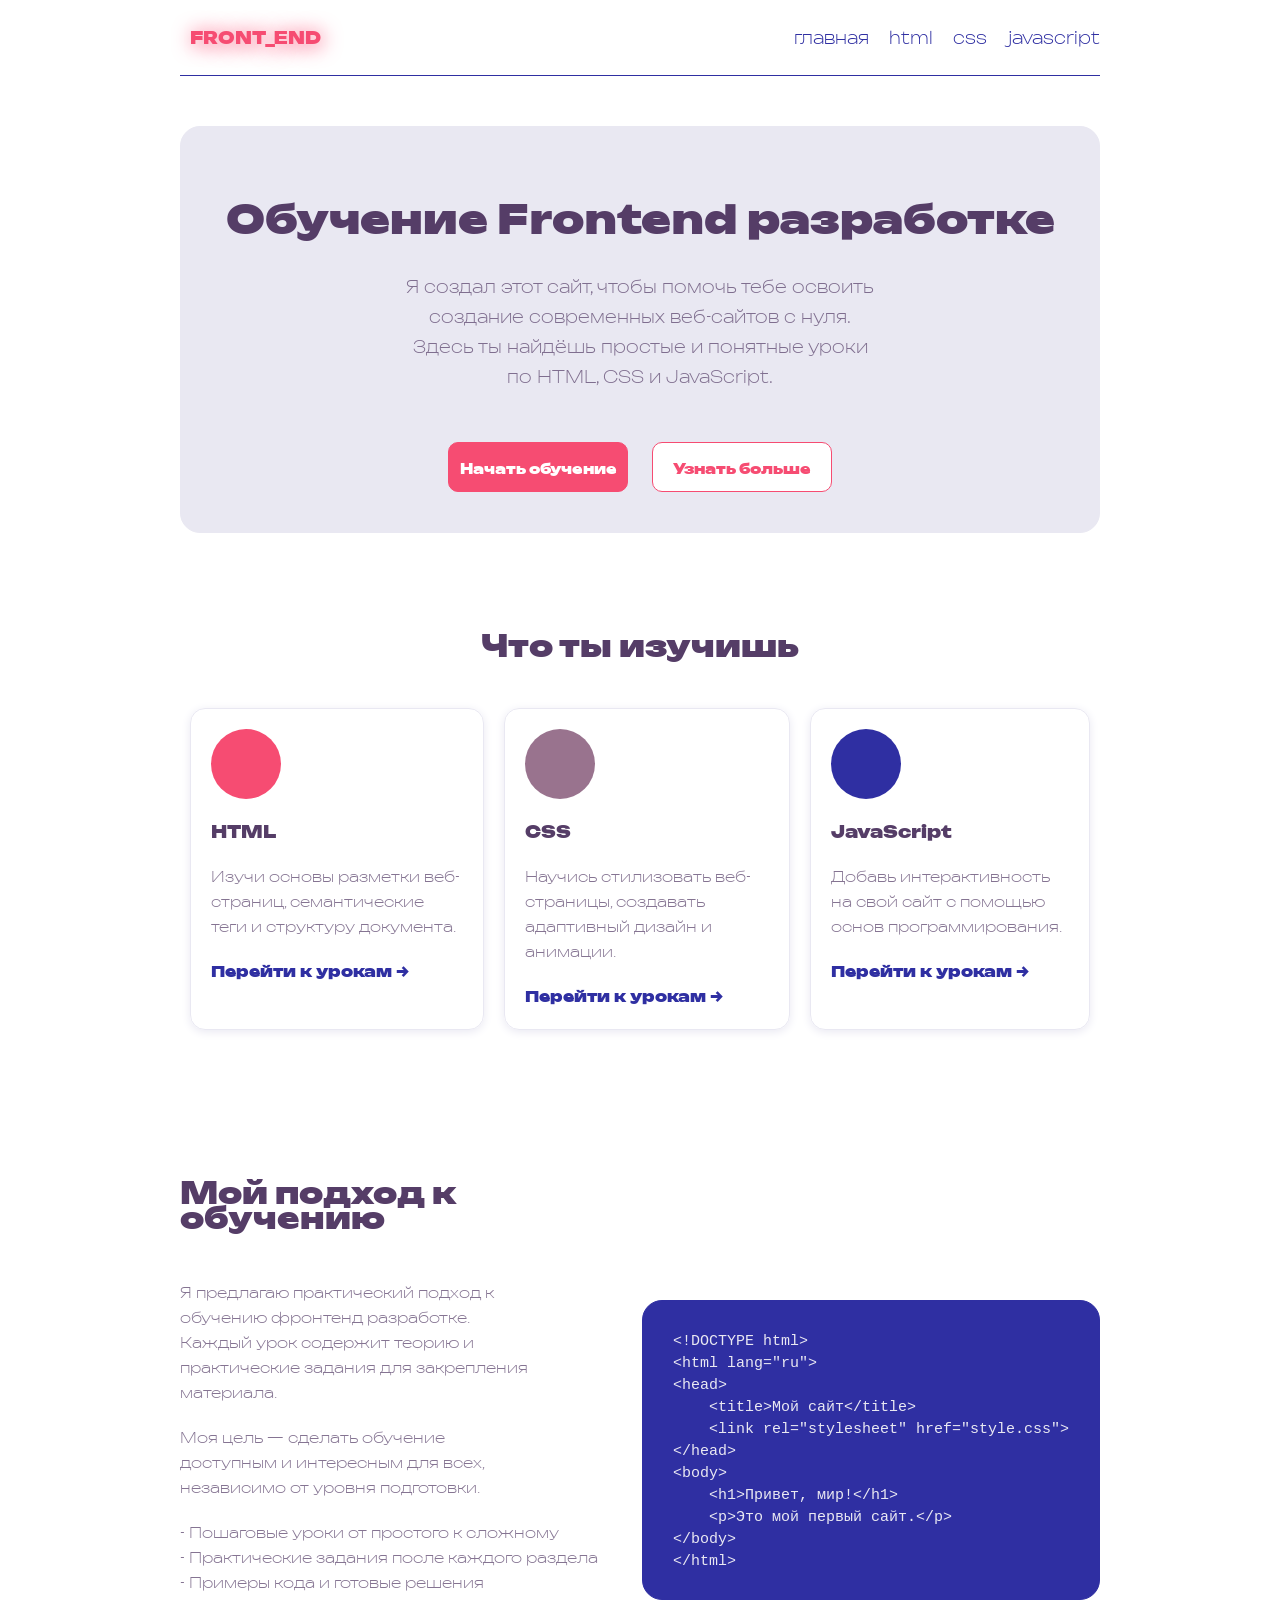
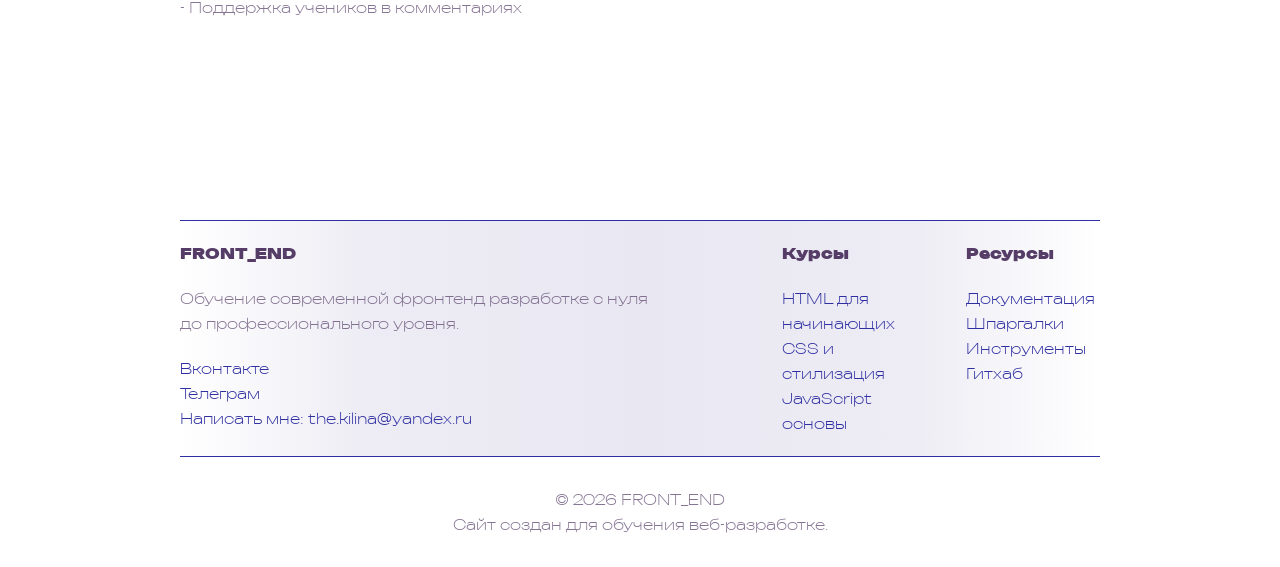
<file: index.html>
<!DOCTYPE html>
<html lang="ru">
<head>
    <meta charset="UTF-8">
    <title>Frontend Master | Обучение веб-разработке</title>
    <link rel="stylesheet" href="css/style.css">
    <link rel="icon" href="favicon.ico" type="image/x-icon">
</head>
<body>
    <div class="container">
        <header class="headr">
            <div class="logo">
                <p class="logo2">FRONT_END</p>
            </div>

            <nav class="head">
                <ul class="navig">
                    <li><a href="index.html" class="link_active">главная</a></li>
                    <li><a href="html.html" class="link">html</a></li>
                    <li><a href="css.html" class="link">css</a></li>
                    <li><a href="js.html" class="link">javascript</a></li>
                </ul>
            </nav>
        </header>

        <main class="main-content">
            <section class="hero">
                <h1 class="hero-title">Обучение Frontend разработке</h1>
                <p class="hero-subtitle">Я создал этот сайт, чтобы помочь тебе освоить создание современных веб-сайтов с нуля. Здесь ты найдёшь простые и понятные уроки по HTML, CSS и JavaScript.</p>
                <div class="hero-buttons">
                    <a href="html.html" class="btn-primary">Начать обучение</a>
                    <a href="#features" class="btn-secondary">Узнать больше</a>
                </div>
            </section>

            <section id="features" class="features">
                <h2 class="section-title">Что ты изучишь</h2>
                <div class="features-grid">
                    <div class="feature-card">
                        <div class="feature-icon html-bg"></div>
                        <h3>HTML</h3>
                        <p class="html">Изучи основы разметки веб-страниц, семантические теги и структуру документа.</p>
                        <a href="html.html" class="feature-link">Перейти к урокам →</a>
                    </div>
                    
                    <div class="feature-card">
                        <div class="feature-icon css-bg"></div>
                        <h3>CSS</h3>
                        <p class="css">Научись стилизовать веб-страницы, создавать адаптивный дизайн и анимации.</p>
                        <a href="css.html" class="feature-link">Перейти к урокам →</a>
                    </div>
                    
                    <div class="feature-card">
                        <div class="feature-icon js-bg"></div>
                        <h3>JavaScript</h3>
                        <p class="js">Добавь интерактивность на свой сайт с помощью основ программирования.</p>
                        <a href="js.html" class="feature-link">Перейти к урокам →</a>
                    </div>
                </div>
            </section>

            <section class="about">
                <div class="about-content">
                    <h2 class="section-title2">Мой подход к обучению</h2>
                    <p class="pr1">Я предлагаю практический подход к обучению фронтенд разработке. Каждый урок содержит теорию и практические задания для закрепления материала.</p>
                    <p class="pr2">Моя цель — сделать обучение доступным и интересным для всех, независимо от уровня подготовки.</p>
                    <ul class="about-list">
                        <li>- Пошаговые уроки от простого к сложному</li>
                        <li>- Практические задания после каждого раздела</li>
                        <li>- Примеры кода и готовые решения</li>
                        <li>- Поддержка учеников в комментариях</li>
                    </ul>
                </div>
                <div class="about-image">
                    <div class="code-example">
                        <pre><code>&lt;!DOCTYPE html&gt;
&lt;html lang="ru"&gt;
&lt;head&gt;
    &lt;title&gt;Мой сайт&lt;/title&gt;
    &lt;link rel="stylesheet" href="style.css"&gt;
&lt;/head&gt;
&lt;body&gt;
    &lt;h1&gt;Привет, мир!&lt;/h1&gt;
    &lt;p&gt;Это мой первый сайт.&lt;/p&gt;
&lt;/body&gt;
&lt;/html&gt;</code></pre>
                    </div>
                </div>
            </section>

            <footer class="footer">
                <div class="footer-content">
                    <div class="footer-section">
                        <h4 class="fe">FRONT_END</h4>
                        <p class="opicanie">Обучение современной фронтенд разработке с нуля</p>
                        <p class="opicanie2">до профессионального уровня.</p>
                        <ul class="footer-links">
                            <li><a href="https://vk.com/anykkln" target="_blank">Вконтакте</a></li>
                            <li><a href="https://t.me/anykkln" target="_blank">Телеграм</a></li>
                            <li><a href="mailto:the.kilina@yandex.ru">Написать мне: the.kilina@yandex.ru</a></li>
                        </ul>
                    </div>
                    
                    <div class="footer-section">
                        <h4>Курсы</h4>
                        <ul class="footer-links">
                            <li><a href="html.html">HTML для начинающих</a></li>
                            <li><a href="css.html">CSS и стилизация</a></li>
                            <li><a href="js.html">JavaScript основы</a></li>
                        </ul>
                    </div>
                    
                    <div class="footer-section">
                        <h4>Ресурсы</h4>
                        <ul class="footer-links">
                            <li><a href="https://developer.mozilla.org/ru/" target="_blank">Документация</a></li>
                            <li><a href="https://htmlacademy.ru/blog" target="_blank">Шпаргалки</a></li>
                            <li><a href="https://code.visualstudio.com/" target="_blank">Инструменты</a></li>
                            <li><a href="https://github.com/theKilina" target="_blank">Гитхаб</a></li>
                        </ul>
                    </div>
                </div>
                
                <div class="footer-bottom">
                    <p>&copy; 2026 FRONT_END</p>
                    <p>Сайт создан для обучения веб-разработке.</p>
                </div>
            </footer>
        </main>
    </div>
    <script src="js/script.js"></script>
</body>
</html>
</file>
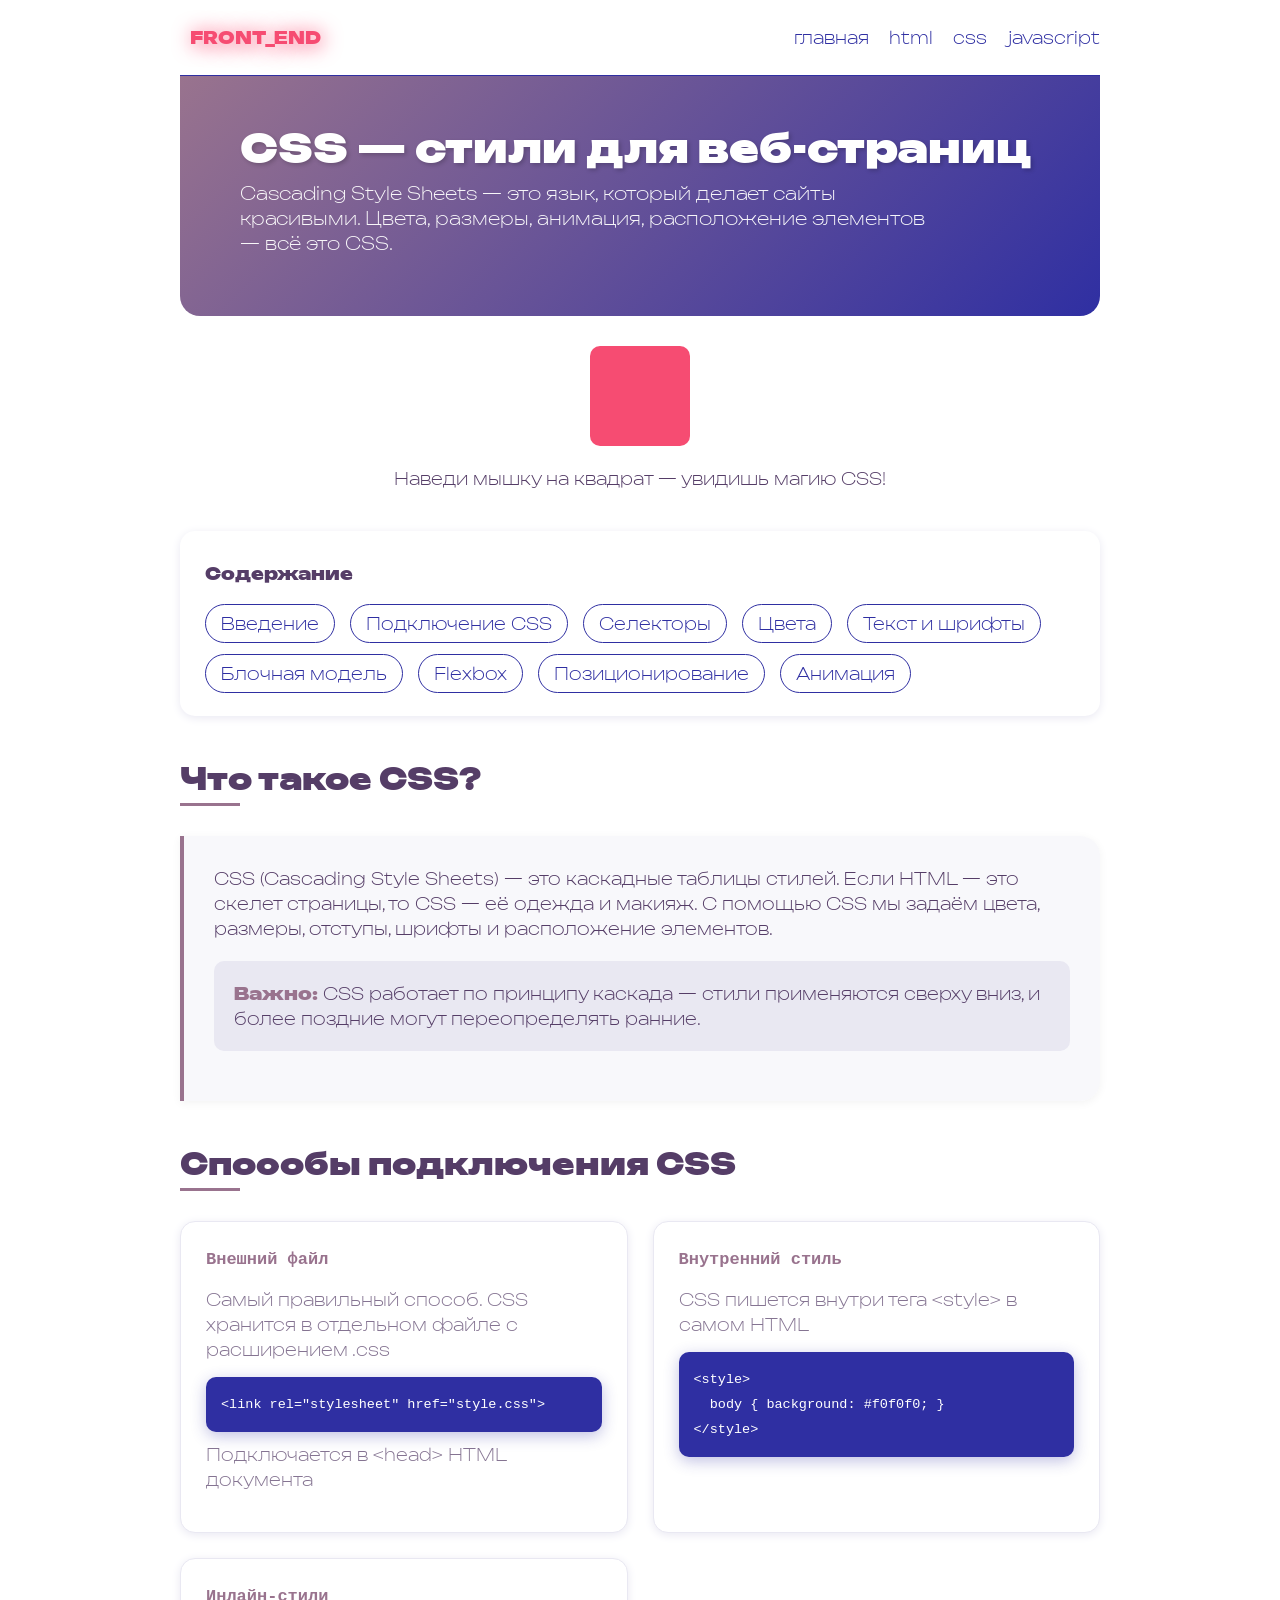
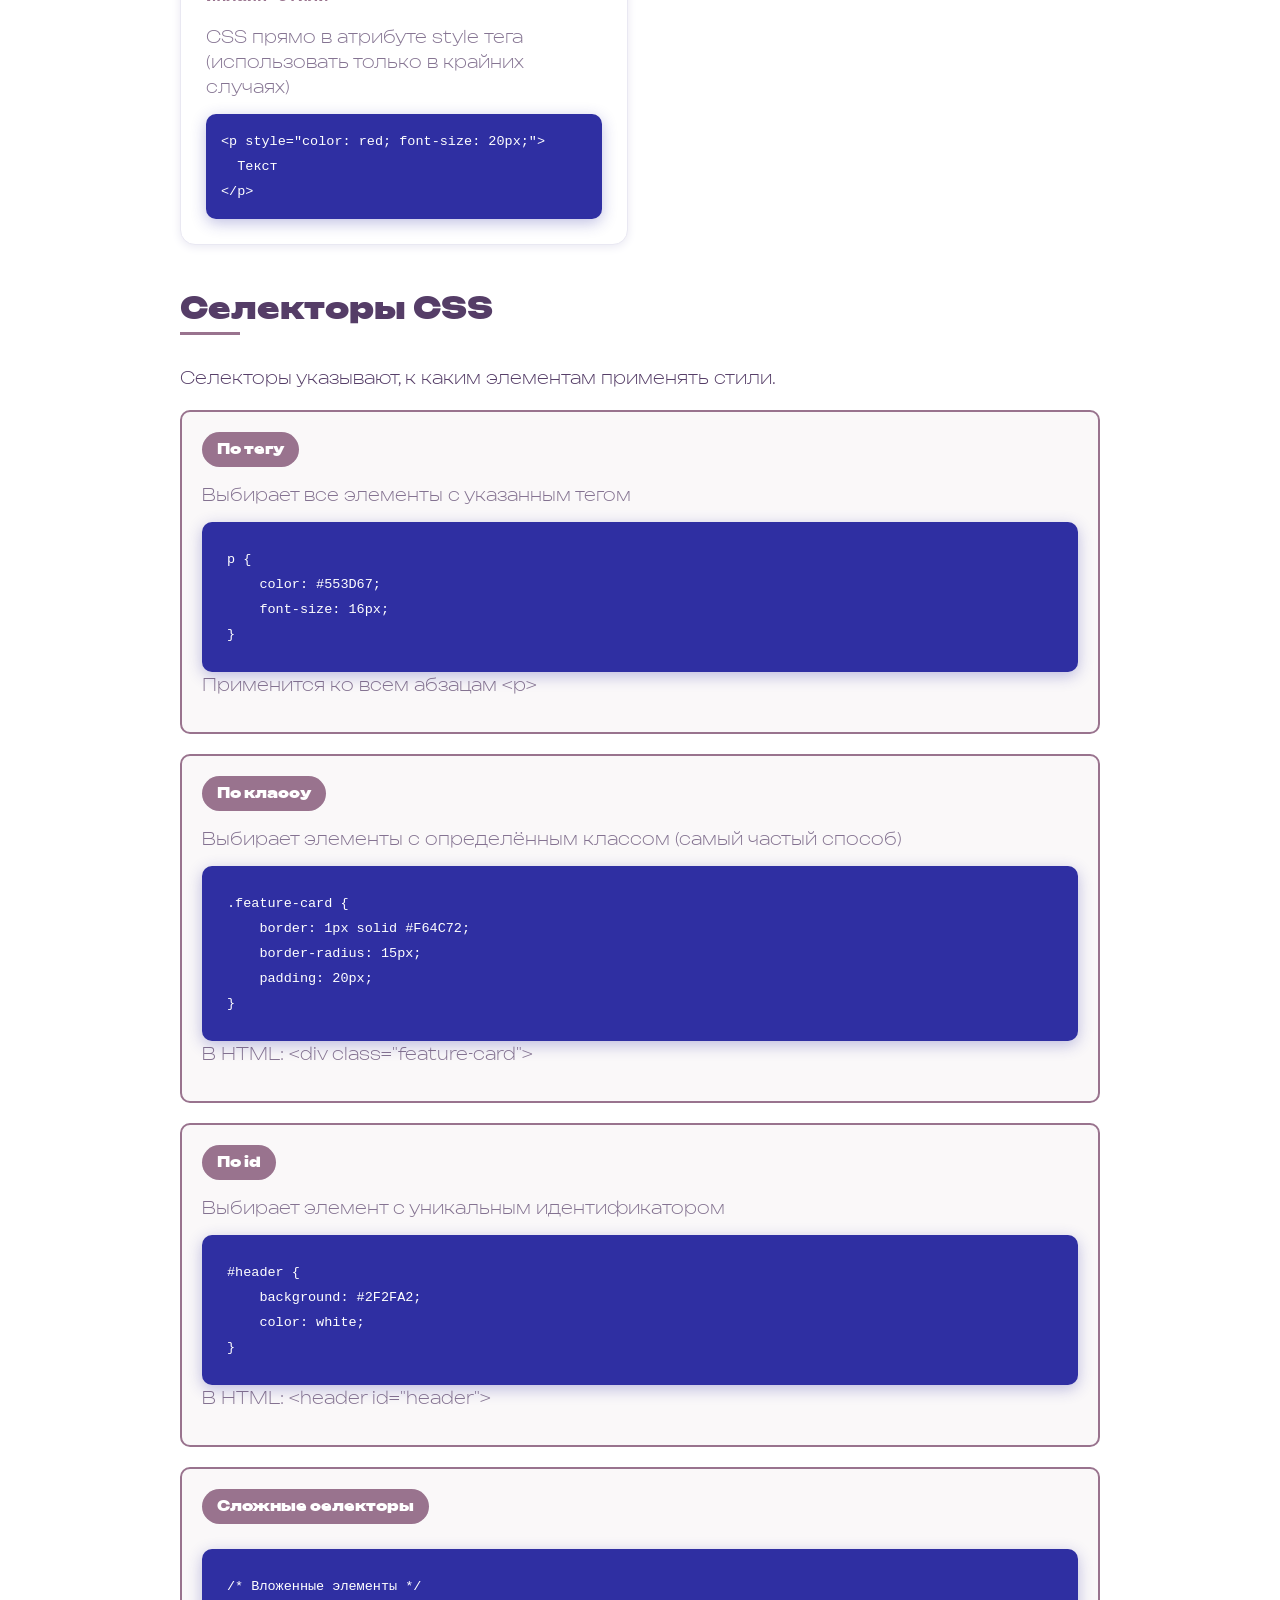
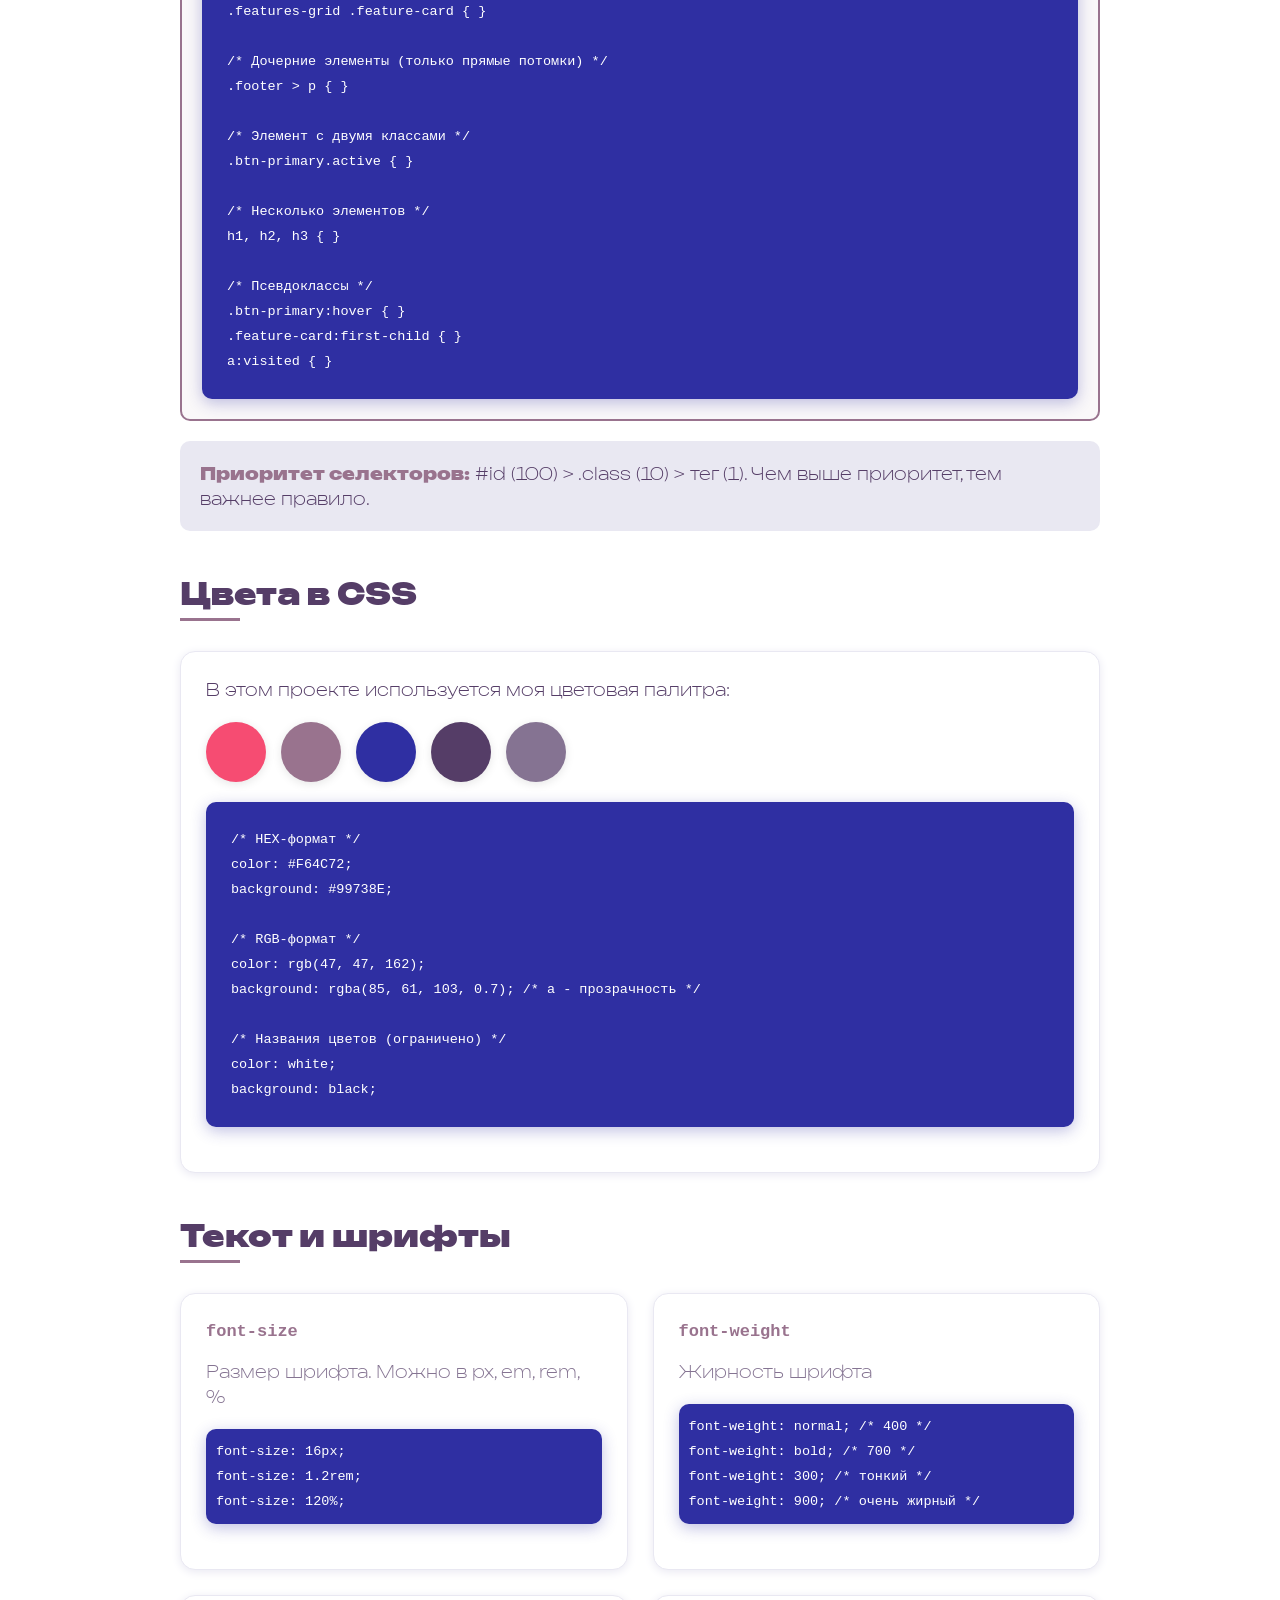
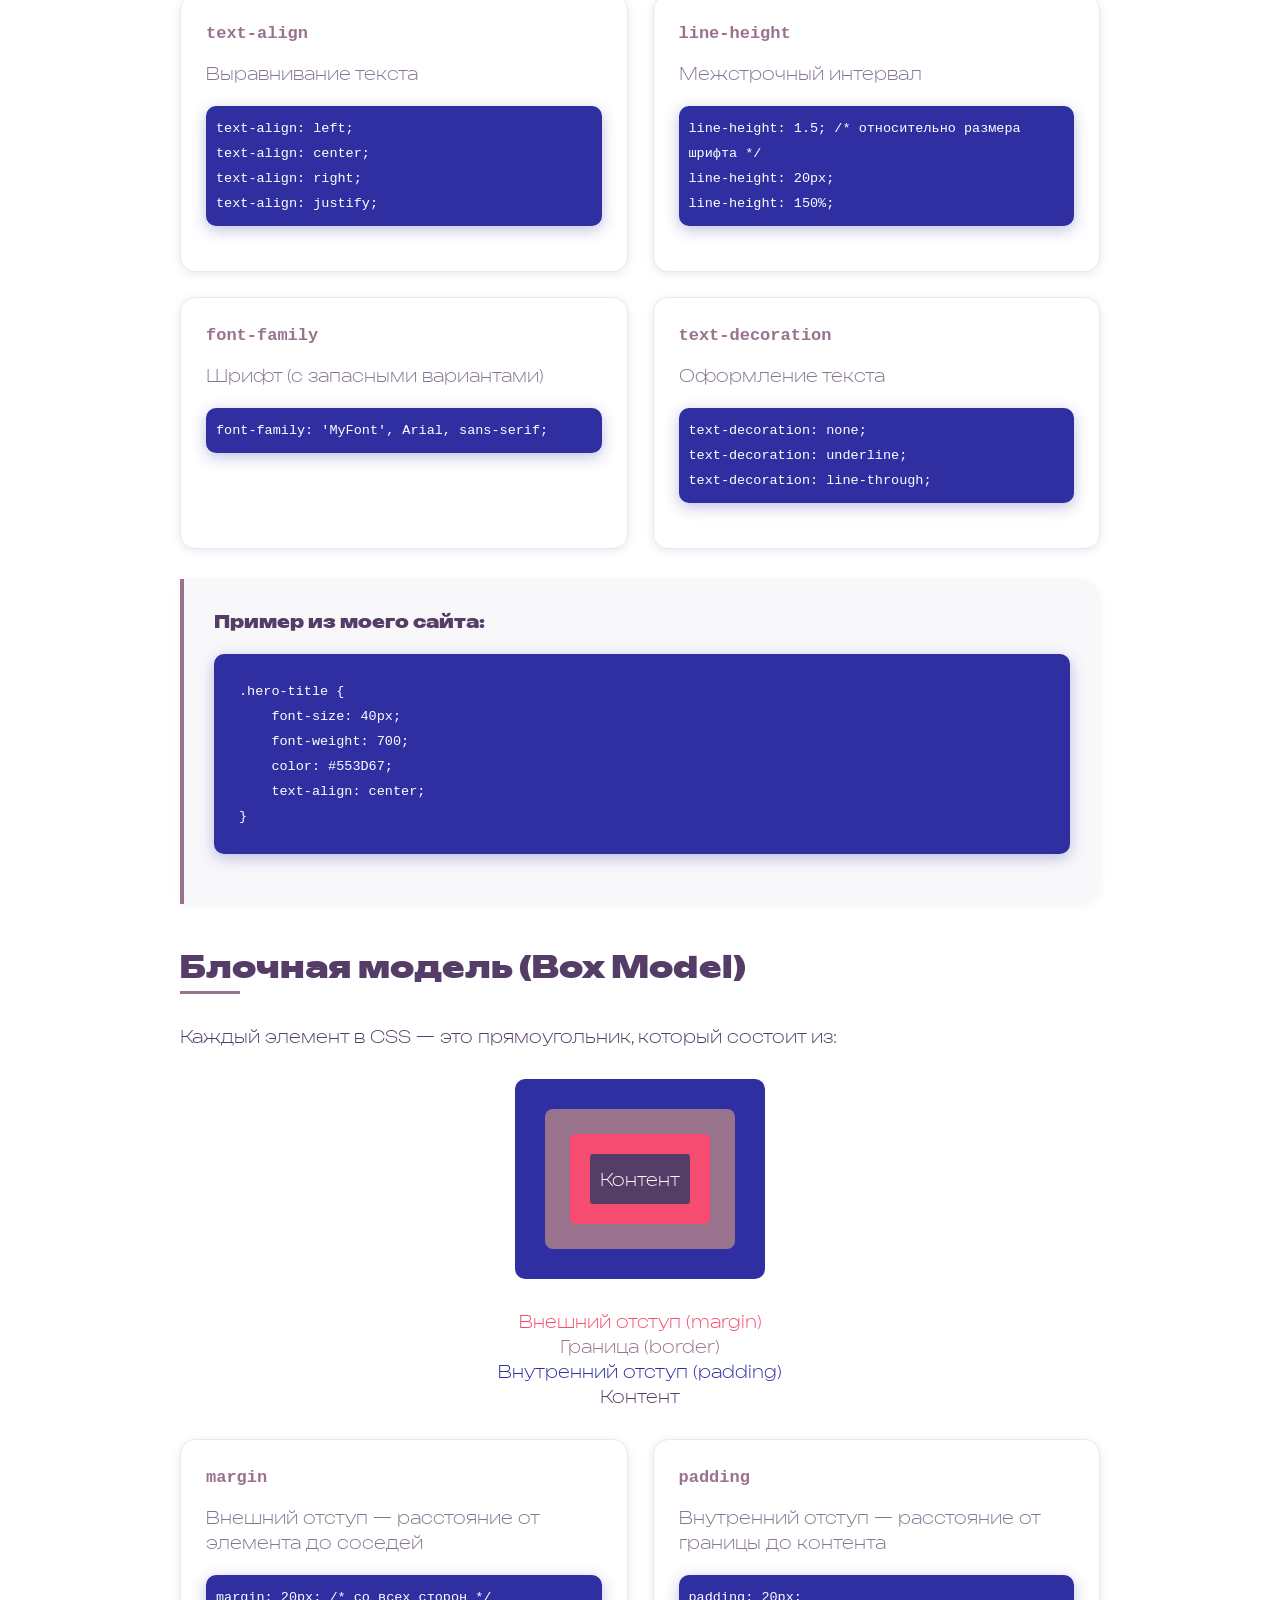
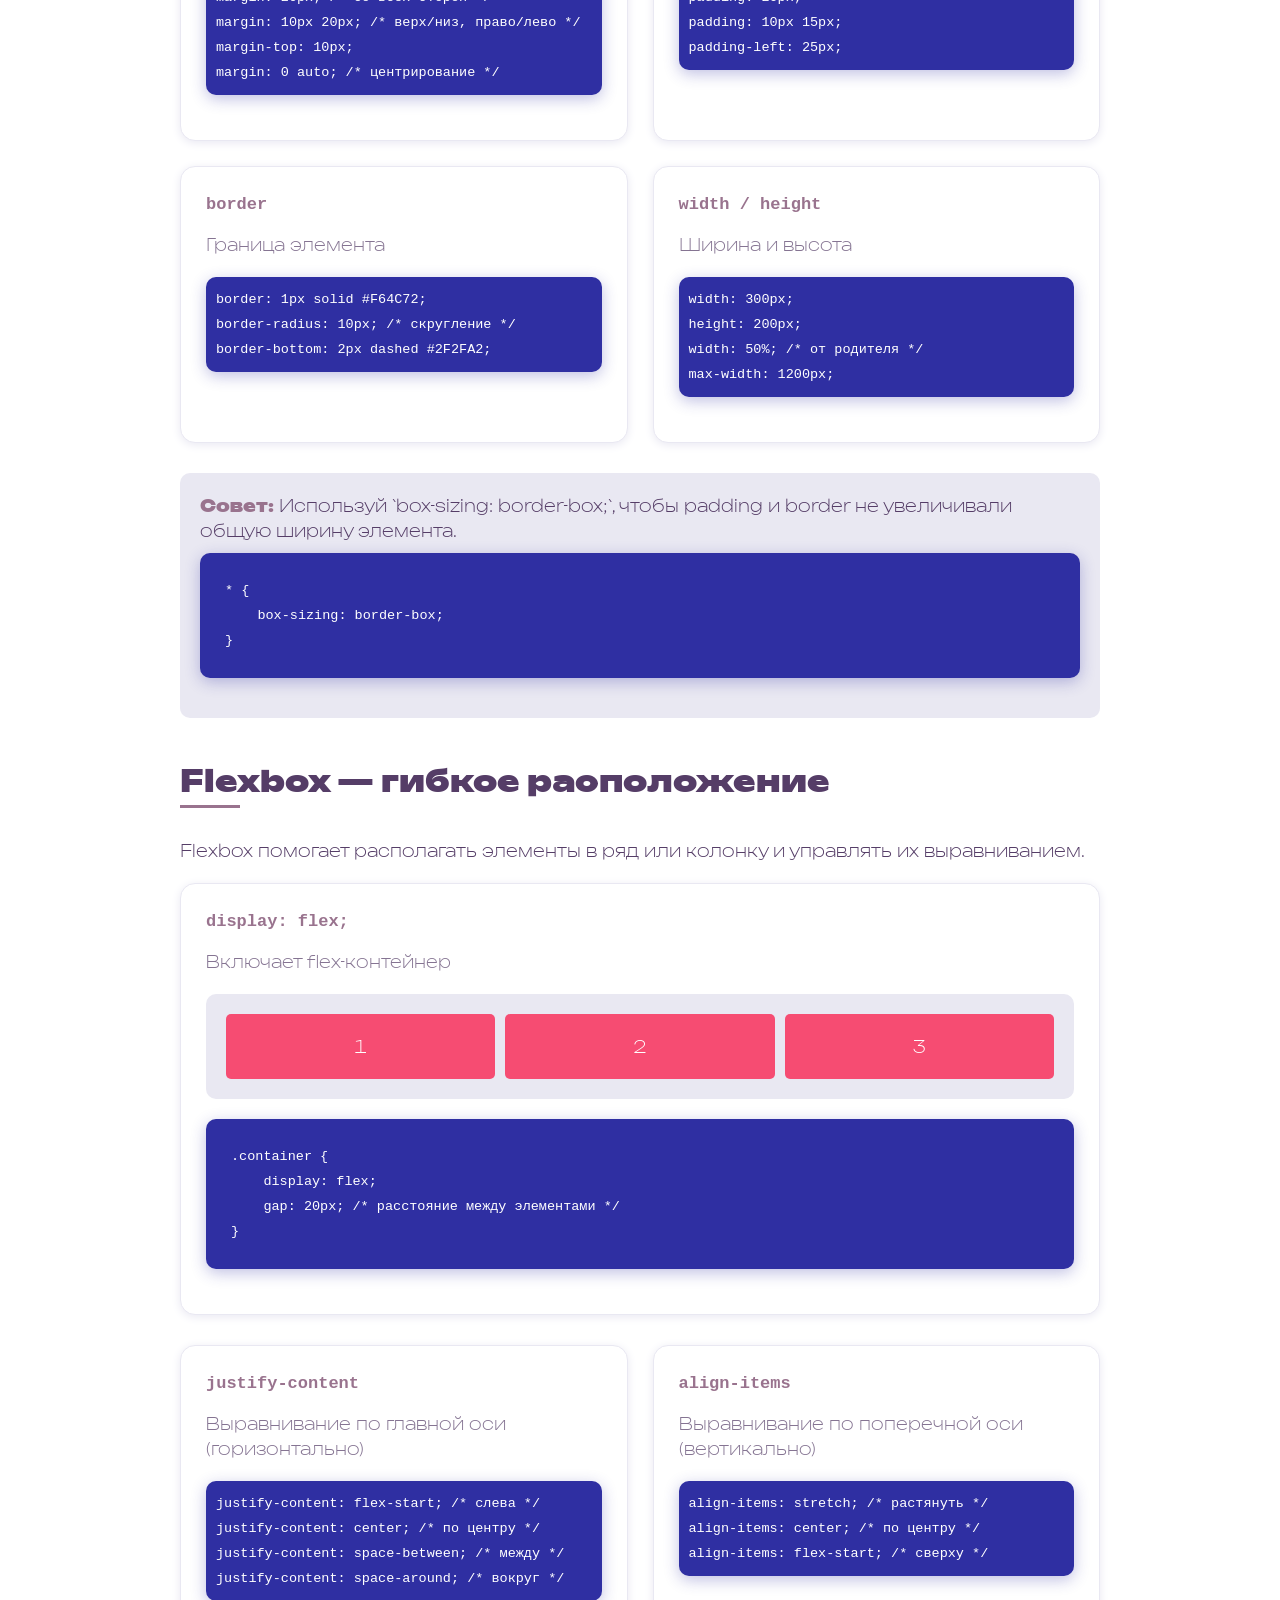
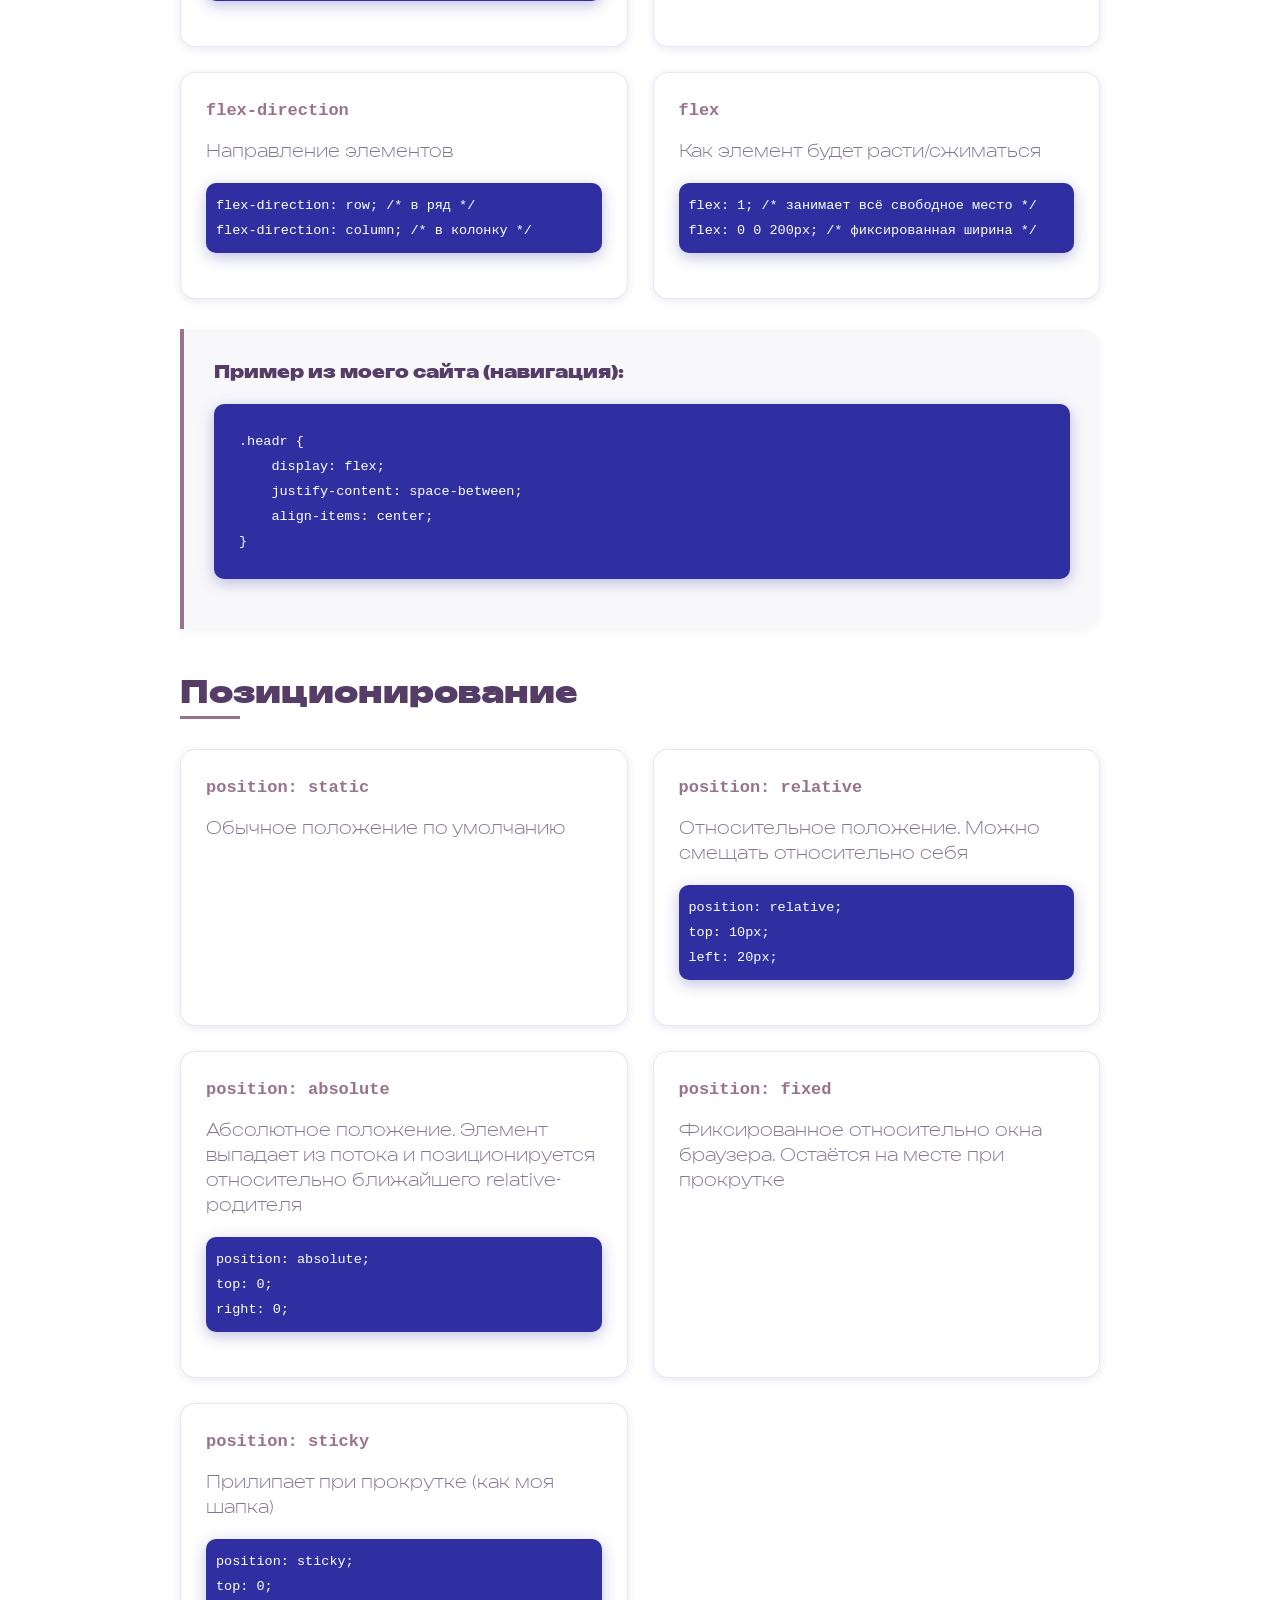
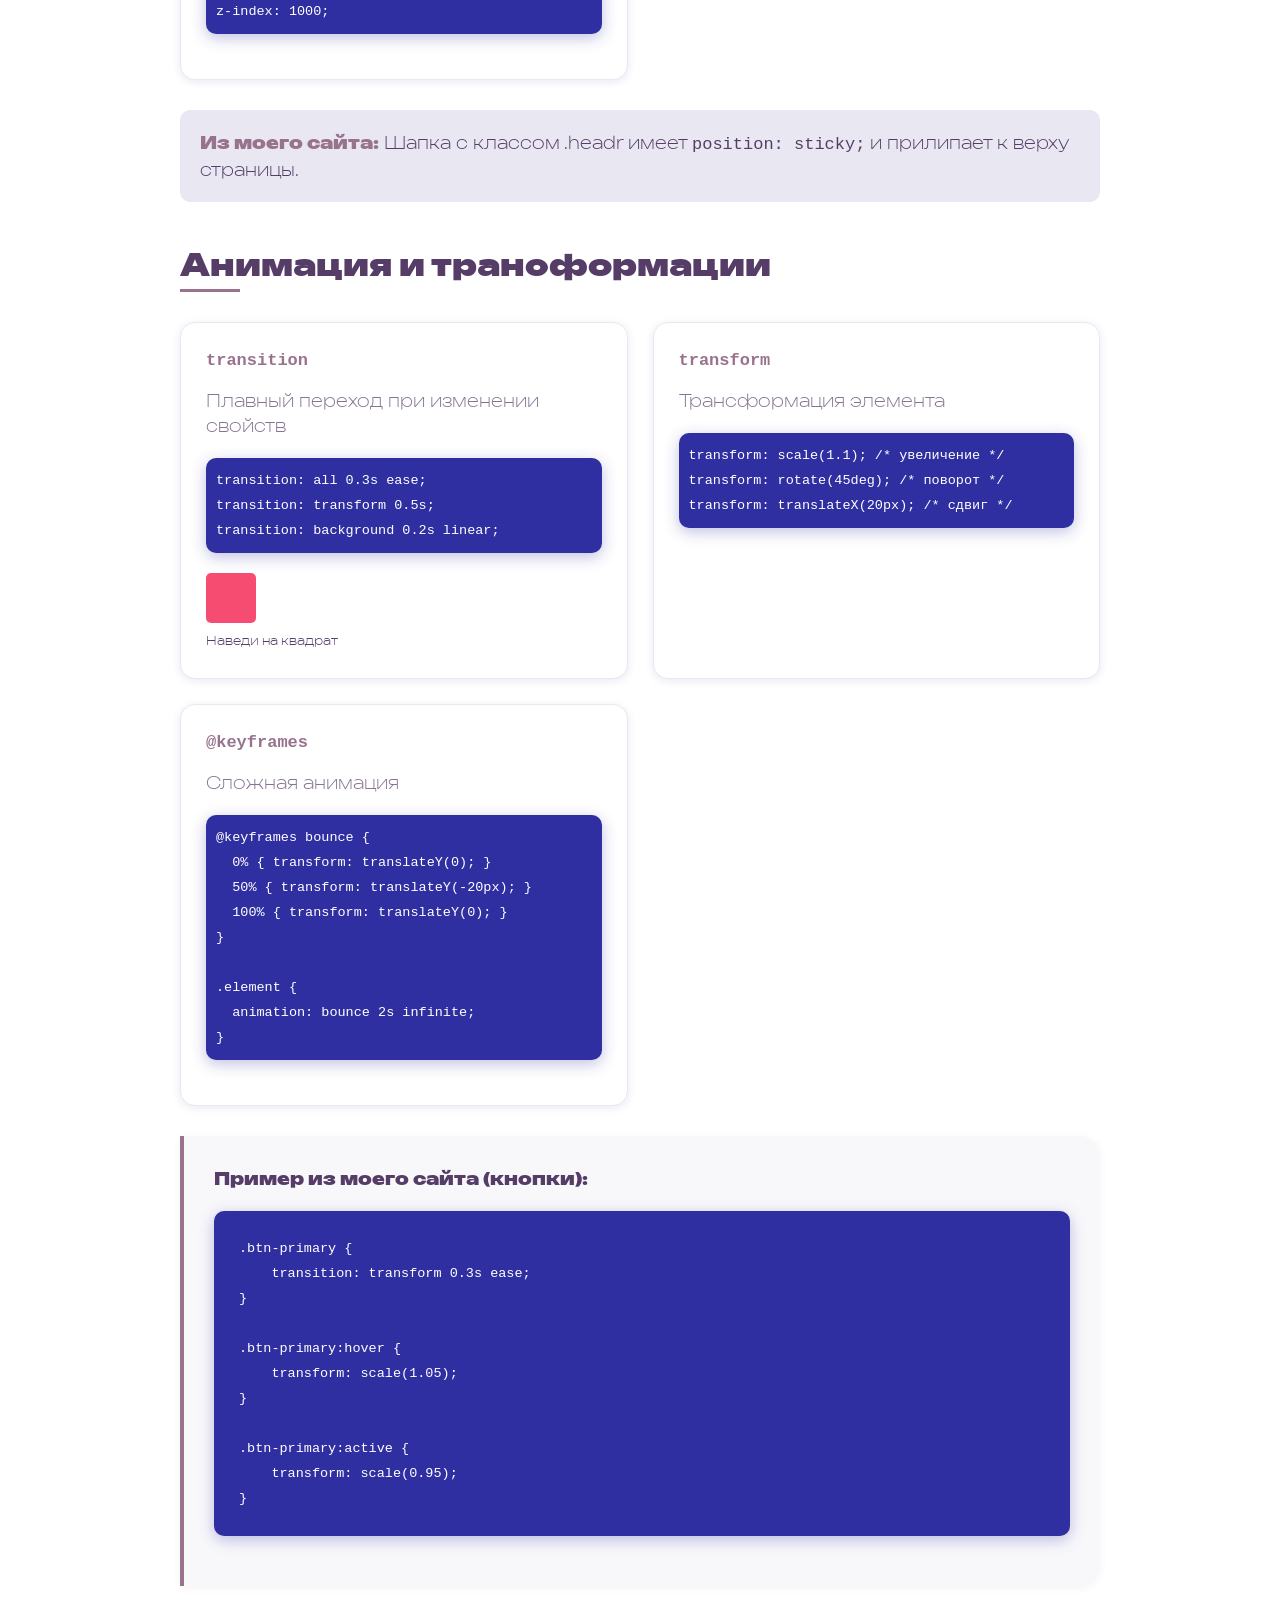
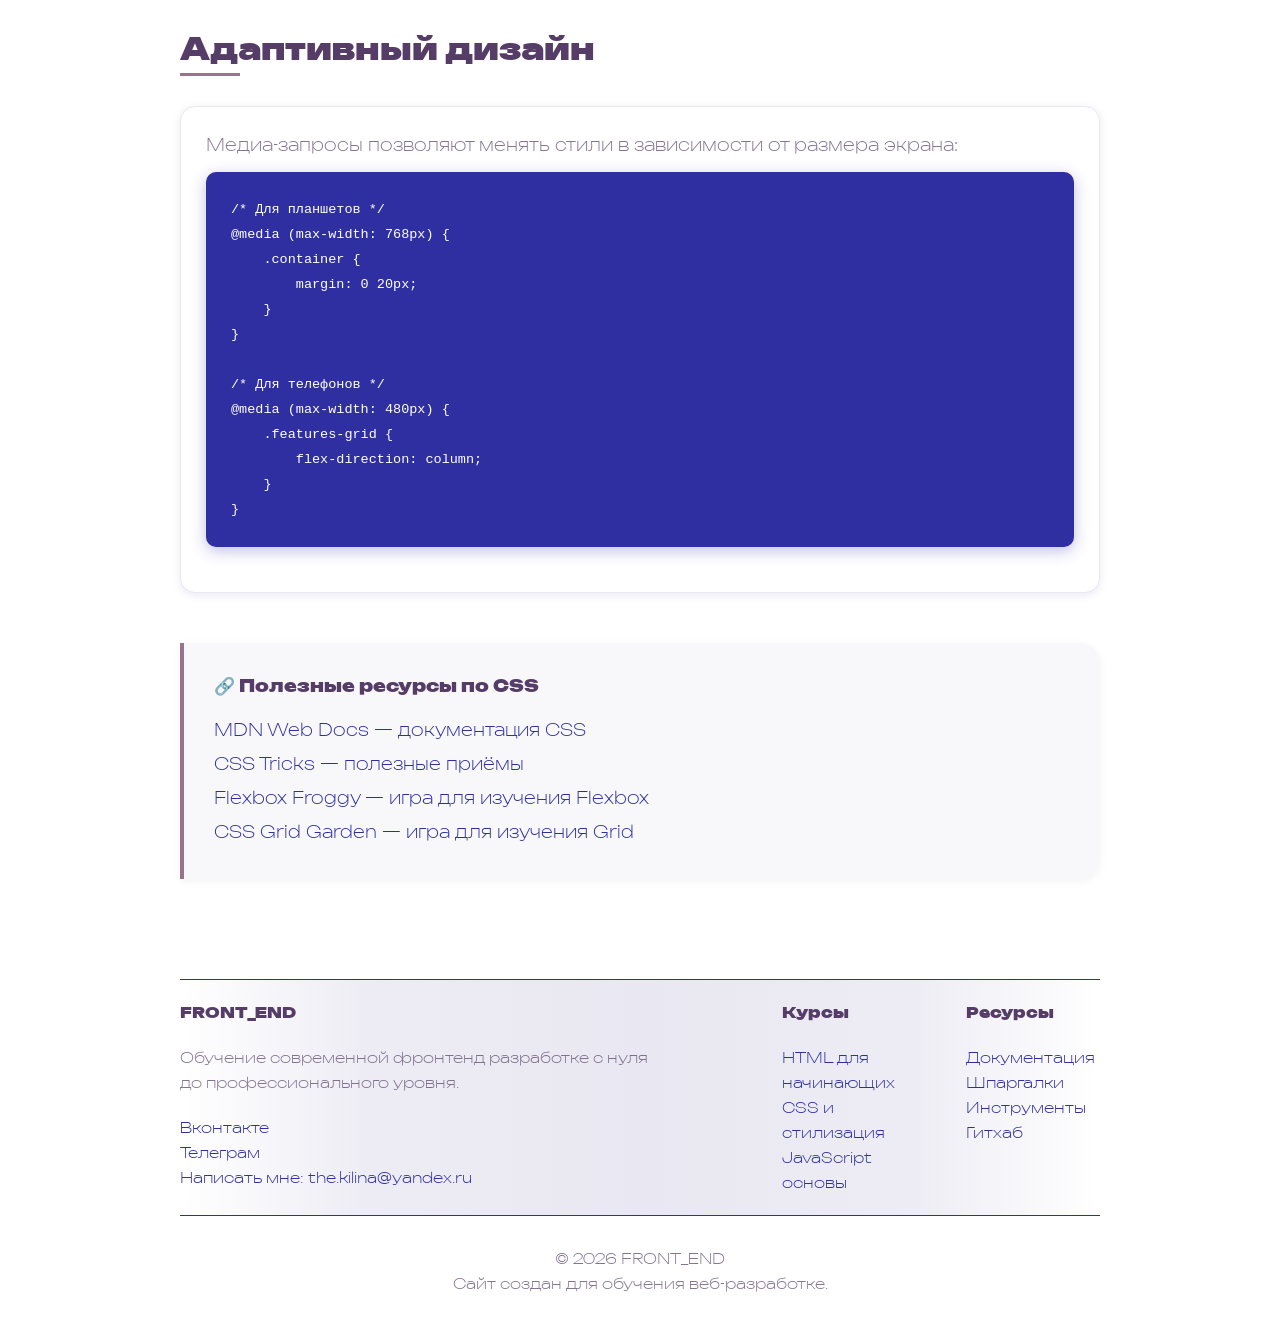
<file: css.html>
<!DOCTYPE html>
<html lang="ru">
<head>
    <meta charset="UTF-8">
    <title>Frontend Master | Изучение CSS</title>
    <link rel="stylesheet" href="css/style.css">
    <link rel="icon" href="favicon.ico" type="image/x-icon">
</head>
<body>
    <div class="container">
        <header class="headr">
            <div class="logo">
                <p class="logo2">FRONT_END</p>
            </div>
            <nav class="head">
                <ul class="navig">
                    <li><a href="index.html" class="link">главная</a></li>
                    <li><a href="html.html" class="link">html</a></li>
                    <li><a href="css.html" class="link_active">css</a></li>
                    <li><a href="js.html" class="link">javascript</a></li>
                </ul>
            </nav>
        </header>

        <main>
            <div class="page-header-css">
                <h1>CSS — стили для веб-страниц</h1>
                <p>Cascading Style Sheets — это язык, который делает сайты красивыми. Цвета, размеры, анимация, расположение элементов — всё это CSS.</p>
            </div>

            <div style="margin: 30px 180px; text-align: center;">
                <div class="demo-box"></div>
                <p style="color: #553D67; margin-top: 10px;">Наведи мышку на квадрат — увидишь магию CSS!</p>
            </div>

            <div class="table-of-contents">
                <h3 style="color: #553D67; font-size: 17px;">Содержание</h3>
                <ul>
                    <li><a href="#intro">Введение</a></li>
                    <li><a href="#connect">Подключение CSS</a></li>
                    <li><a href="#selectors">Селекторы</a></li>
                    <li><a href="#colors">Цвета</a></li>
                    <li><a href="#text">Текст и шрифты</a></li>
                    <li><a href="#box">Блочная модель</a></li>
                    <li><a href="#flex">Flexbox</a></li>
                    <li><a href="#position">Позиционирование</a></li>
                    <li><a href="#animation">Анимация</a></li>
                </ul>
            </div>

            <section id="intro" class="css-section">
                <h2 class="section-title-page css-color">Что такое CSS?</h2>
                <div class="theory-block-css" style="margin: 0;">
                    <p style="color: #553D67; line-height: 25px; font-size: 17px;">CSS (Cascading Style Sheets) — это каскадные таблицы стилей. Если HTML — это скелет страницы, то CSS — её одежда и макияж. С помощью CSS мы задаём цвета, размеры, отступы, шрифты и расположение элементов.</p>
                    
                    <div class="note">
                        <strong style="color: #99738E;">Важно:</strong> CSS работает по принципу каскада — стили применяются сверху вниз, и более поздние могут переопределять ранние.
                    </div>
                </div>
            </section>

            <section id="connect" class="css-section">
                <h2 class="section-title-page css-color">Способы подключения CSS</h2>
                
                <div class="property-grid">
                    <div class="property-card">
                        <div class="property-name">Внешний файл</div>
                        <p class="property-desc">Самый правильный способ. CSS хранится в отдельном файле с расширением .css</p>
                        <div class="code-block" style="margin: 15px 0 0 0; padding: 15px;">
                            &lt;link rel="stylesheet" href="style.css"&gt;
                        </div>
                        <p class="property-desc" style="margin-top: 10px;">Подключается в &lt;head&gt; HTML документа</p>
                    </div>
                    
                    <div class="property-card">
                        <div class="property-name">Внутренний стиль</div>
                        <p class="property-desc">CSS пишется внутри тега &lt;style&gt; в самом HTML</p>
                        <div class="code-block" style="margin: 15px 0 0 0; padding: 15px;">
                            &lt;style&gt;<br>
                            &nbsp;&nbsp;body { background: #f0f0f0; }<br>
                            &lt;/style&gt;
                        </div>
                    </div>
                    
                    <div class="property-card">
                        <div class="property-name">Инлайн-стили</div>
                        <p class="property-desc">CSS прямо в атрибуте style тега (использовать только в крайних случаях)</p>
                        <div class="code-block" style="margin: 15px 0 0 0; padding: 15px;">
                            &lt;p style="color: red; font-size: 20px;"&gt;<br>
                            &nbsp;&nbsp;Текст<br>
                            &lt;/p&gt;
                        </div>
                    </div>
                </div>
            </section>

            <section id="selectors" class="css-section">
                <h2 class="section-title-page css-color">Селекторы CSS</h2>
                
                <p style="color: #553D67; margin-bottom: 20px;">Селекторы указывают, к каким элементам применять стили.</p>
                
                <div class="selector-example">
                    <span class="tag-badge-css">По тегу</span>
                    <p class="property-desc">Выбирает все элементы с указанным тегом</p>
                    <div class="code-block" style="margin: 10px 0 0 0;">
                        p {<br>
                        &nbsp;&nbsp;&nbsp;&nbsp;color: #553D67;<br>
                        &nbsp;&nbsp;&nbsp;&nbsp;font-size: 16px;<br>
                        }
                    </div>
                    <p class="property-desc">Применится ко всем абзацам &lt;p&gt;</p>
                </div>
                
                <div class="selector-example">
                    <span class="tag-badge-css">По классу</span>
                    <p class="property-desc">Выбирает элементы с определённым классом (самый частый способ)</p>
                    <div class="code-block" style="margin: 10px 0 0 0;">
                        .feature-card {<br>
                        &nbsp;&nbsp;&nbsp;&nbsp;border: 1px solid #F64C72;<br>
                        &nbsp;&nbsp;&nbsp;&nbsp;border-radius: 15px;<br>
                        &nbsp;&nbsp;&nbsp;&nbsp;padding: 20px;<br>
                        }
                    </div>
                    <p class="property-desc">В HTML: &lt;div class="feature-card"&gt;</p>
                </div>
                
                <div class="selector-example">
                    <span class="tag-badge-css">По id</span>
                    <p class="property-desc">Выбирает элемент с уникальным идентификатором</p>
                    <div class="code-block" style="margin: 10px 0 0 0;">
                        #header {<br>
                        &nbsp;&nbsp;&nbsp;&nbsp;background: #2F2FA2;<br>
                        &nbsp;&nbsp;&nbsp;&nbsp;color: white;<br>
                        }
                    </div>
                    <p class="property-desc">В HTML: &lt;header id="header"&gt;</p>
                </div>
                
                <div class="selector-example">
                    <span class="tag-badge-css">Сложные селекторы</span>
                    <div class="code-block" style="margin: 10px 0 0 0;">
                        /* Вложенные элементы */<br>
                        .features-grid .feature-card { }<br><br>
                        
                        /* Дочерние элементы (только прямые потомки) */<br>
                        .footer > p { }<br><br>
                        
                        /* Элемент с двумя классами */<br>
                        .btn-primary.active { }<br><br>
                        
                        /* Несколько элементов */<br>
                        h1, h2, h3 { }<br><br>
                        
                        /* Псевдоклассы */<br>
                        .btn-primary:hover { }<br>
                        .feature-card:first-child { }<br>
                        a:visited { }
                    </div>
                </div>
                
                <div class="note">
                    <p><strong style="color: #99738E;">Приоритет селекторов:</strong> #id (100) > .class (10) > тег (1). Чем выше приоритет, тем важнее правило.</p>
                </div>
            </section>

            <section id="colors" class="css-section">
                <h2 class="section-title-page css-color">Цвета в CSS</h2>
                
                <div class="property-card">
                    <p style="color: #553D67; margin-bottom: 15px;">В этом проекте используется моя цветовая палитра:</p>
                    
                    <div class="color-palette">
                        <div class="color color1" title="#F64C72 - ярко-розовый"></div>
                        <div class="color color2" title="#99738E - приглушенный розовый"></div>
                        <div class="color color3" title="#2F2FA2 - синий"></div>
                        <div class="color color4" title="#553D67 - темно-фиолетовый"></div>
                        <div class="color color5" title="#553d67b7 - полупрозрачный"></div>
                    </div>
                    
                    <div class="code-block">
                        /* HEX-формат */<br>
                        color: #F64C72;<br>
                        background: #99738E;<br><br>
                        
                        /* RGB-формат */<br>
                        color: rgb(47, 47, 162);<br>
                        background: rgba(85, 61, 103, 0.7); /* a - прозрачность */<br><br>
                        
                        /* Названия цветов (ограничено) */<br>
                        color: white;<br>
                        background: black;
                    </div>
                </div>
            </section>

            <section id="text" class="css-section">
                <h2 class="section-title-page css-color">Текст и шрифты</h2>
                
                <div class="property-grid">
                    <div class="property-card">
                        <div class="property-name">font-size</div>
                        <p class="property-desc">Размер шрифта. Можно в px, em, rem, %</p>
                        <div class="code-block" style="padding: 10px;">
                            font-size: 16px;<br>
                            font-size: 1.2rem;<br>
                            font-size: 120%;
                        </div>
                    </div>
                    
                    <div class="property-card">
                        <div class="property-name">font-weight</div>
                        <p class="property-desc">Жирность шрифта</p>
                        <div class="code-block" style="padding: 10px;">
                            font-weight: normal; /* 400 */<br>
                            font-weight: bold; /* 700 */<br>
                            font-weight: 300; /* тонкий */<br>
                            font-weight: 900; /* очень жирный */
                        </div>
                    </div>
                    
                    <div class="property-card">
                        <div class="property-name">text-align</div>
                        <p class="property-desc">Выравнивание текста</p>
                        <div class="code-block" style="padding: 10px;">
                            text-align: left;<br>
                            text-align: center;<br>
                            text-align: right;<br>
                            text-align: justify;
                        </div>
                    </div>
                    
                    <div class="property-card">
                        <div class="property-name">line-height</div>
                        <p class="property-desc">Межстрочный интервал</p>
                        <div class="code-block" style="padding: 10px;">
                            line-height: 1.5; /* относительно размера шрифта */<br>
                            line-height: 20px;<br>
                            line-height: 150%;
                        </div>
                    </div>
                    
                    <div class="property-card">
                        <div class="property-name">font-family</div>
                        <p class="property-desc">Шрифт (с запасными вариантами)</p>
                        <div class="code-block" style="padding: 10px;">
                            font-family: 'MyFont', Arial, sans-serif;
                        </div>
                    </div>
                    
                    <div class="property-card">
                        <div class="property-name">text-decoration</div>
                        <p class="property-desc">Оформление текста</p>
                        <div class="code-block" style="padding: 10px;">
                            text-decoration: none;<br>
                            text-decoration: underline;<br>
                            text-decoration: line-through;
                        </div>
                    </div>
                </div>
                
                <div class="theory-block-css" style="margin: 20px 0;">
                    <h3 style="color: #553D67; margin-bottom: 10px;">Пример из моего сайта:</h3>
                    <div class="code-block">
                        .hero-title {<br>
                        &nbsp;&nbsp;&nbsp;&nbsp;font-size: 40px;<br>
                        &nbsp;&nbsp;&nbsp;&nbsp;font-weight: 700;<br>
                        &nbsp;&nbsp;&nbsp;&nbsp;color: #553D67;<br>
                        &nbsp;&nbsp;&nbsp;&nbsp;text-align: center;<br>
                        }
                    </div>
                </div>
            </section>

            <section id="box" class="css-section">
                <h2 class="section-title-page css-color">Блочная модель (Box Model)</h2>
                
                <p style="color: #553D67; margin-bottom: 20px;">Каждый элемент в CSS — это прямоугольник, который состоит из:</p>
                
                <div style="display: flex; justify-content: center; margin: 30px 0;">
                    <div style="background: #2F2FA2; padding: 30px; border-radius: 10px;">
                        <div style="background: #99738E; padding: 25px; border-radius: 8px;">
                            <div style="background: #F64C72; padding: 20px; border-radius: 5px;">
                                <div style="background: #553D67; width: 100px; height: 50px; display: flex; align-items: center; justify-content: center; color: white; border-radius: 3px;">
                                    Контент
                                </div>
                            </div>
                        </div>
                    </div>
                </div>
                
                <div style="text-align: center; margin-bottom: 30px;">
                    <p style="color: #F64C72;">Внешний отступ (margin)</p>
                    <p style="color: #99738E;">Граница (border)</p>
                    <p style="color: #2F2FA2;">Внутренний отступ (padding)</p>
                    <p style="color: #553D67;">Контент</p>
                </div>
                
                <div class="property-grid">
                    <div class="property-card">
                        <div class="property-name">margin</div>
                        <p class="property-desc">Внешний отступ — расстояние от элемента до соседей</p>
                        <div class="code-block" style="padding: 10px;">
                            margin: 20px; /* со всех сторон */<br>
                            margin: 10px 20px; /* верх/низ, право/лево */<br>
                            margin-top: 10px;<br>
                            margin: 0 auto; /* центрирование */
                        </div>
                    </div>
                    
                    <div class="property-card">
                        <div class="property-name">padding</div>
                        <p class="property-desc">Внутренний отступ — расстояние от границы до контента</p>
                        <div class="code-block" style="padding: 10px;">
                            padding: 20px;<br>
                            padding: 10px 15px;<br>
                            padding-left: 25px;
                        </div>
                    </div>
                    
                    <div class="property-card">
                        <div class="property-name">border</div>
                        <p class="property-desc">Граница элемента</p>
                        <div class="code-block" style="padding: 10px;">
                            border: 1px solid #F64C72;<br>
                            border-radius: 10px; /* скругление */<br>
                            border-bottom: 2px dashed #2F2FA2;
                        </div>
                    </div>
                    
                    <div class="property-card">
                        <div class="property-name">width / height</div>
                        <p class="property-desc">Ширина и высота</p>
                        <div class="code-block" style="padding: 10px;">
                            width: 300px;<br>
                            height: 200px;<br>
                            width: 50%; /* от родителя */<br>
                            max-width: 1200px;
                        </div>
                    </div>
                </div>
                
                <div class="note">
                    <p><strong style="color: #99738E;">Совет:</strong> Используй `box-sizing: border-box;`, чтобы padding и border не увеличивали общую ширину элемента.</p>
                    <div class="code-block" style="margin-top: 10px;">
                        * {<br>
                        &nbsp;&nbsp;&nbsp;&nbsp;box-sizing: border-box;<br>
                        }
                    </div>
                </div>
            </section>

            <section id="flex" class="css-section">
                <h2 class="section-title-page css-color">Flexbox — гибкое расположение</h2>
                
                <p style="color: #553D67; margin-bottom: 20px;">Flexbox помогает располагать элементы в ряд или колонку и управлять их выравниванием.</p>
                
                <div class="property-card">
                    <div class="property-name">display: flex;</div>
                    <p class="property-desc">Включает flex-контейнер</p>
                    
                    <div class="flex-demo">
                        <div class="flex-item">1</div>
                        <div class="flex-item">2</div>
                        <div class="flex-item">3</div>
                    </div>
                    
                    <div class="code-block" style="margin-top: 20px;">
                        .container {<br>
                        &nbsp;&nbsp;&nbsp;&nbsp;display: flex;<br>
                        &nbsp;&nbsp;&nbsp;&nbsp;gap: 20px; /* расстояние между элементами */<br>
                        }
                    </div>
                </div>
                
                <div class="property-grid">
                    <div class="property-card">
                        <div class="property-name">justify-content</div>
                        <p class="property-desc">Выравнивание по главной оси (горизонтально)</p>
                        <div class="code-block" style="padding: 10px;">
                            justify-content: flex-start; /* слева */<br>
                            justify-content: center; /* по центру */<br>
                            justify-content: space-between; /* между */<br>
                            justify-content: space-around; /* вокруг */
                        </div>
                    </div>
                    
                    <div class="property-card">
                        <div class="property-name">align-items</div>
                        <p class="property-desc">Выравнивание по поперечной оси (вертикально)</p>
                        <div class="code-block" style="padding: 10px;">
                            align-items: stretch; /* растянуть */<br>
                            align-items: center; /* по центру */<br>
                            align-items: flex-start; /* сверху */
                        </div>
                    </div>
                    
                    <div class="property-card">
                        <div class="property-name">flex-direction</div>
                        <p class="property-desc">Направление элементов</p>
                        <div class="code-block" style="padding: 10px;">
                            flex-direction: row; /* в ряд */<br>
                            flex-direction: column; /* в колонку */
                        </div>
                    </div>
                    
                    <div class="property-card">
                        <div class="property-name">flex</div>
                        <p class="property-desc">Как элемент будет расти/сжиматься</p>
                        <div class="code-block" style="padding: 10px;">
                            flex: 1; /* занимает всё свободное место */<br>
                            flex: 0 0 200px; /* фиксированная ширина */
                        </div>
                    </div>
                </div>
                
                <div class="theory-block-css" style="margin: 20px 0;">
                    <h3 style="color: #553D67; margin-bottom: 10px;">Пример из моего сайта (навигация):</h3>
                    <div class="code-block">
                        .headr {<br>
                        &nbsp;&nbsp;&nbsp;&nbsp;display: flex;<br>
                        &nbsp;&nbsp;&nbsp;&nbsp;justify-content: space-between;<br>
                        &nbsp;&nbsp;&nbsp;&nbsp;align-items: center;<br>
                        }
                    </div>
                </div>
            </section>

            <section id="position" class="css-section">
                <h2 class="section-title-page css-color">Позиционирование</h2>
                
                <div class="property-grid">
                    <div class="property-card">
                        <div class="property-name">position: static</div>
                        <p class="property-desc">Обычное положение по умолчанию</p>
                    </div>
                    
                    <div class="property-card">
                        <div class="property-name">position: relative</div>
                        <p class="property-desc">Относительное положение. Можно смещать относительно себя</p>
                        <div class="code-block" style="padding: 10px;">
                            position: relative;<br>
                            top: 10px;<br>
                            left: 20px;
                        </div>
                    </div>
                    
                    <div class="property-card">
                        <div class="property-name">position: absolute</div>
                        <p class="property-desc">Абсолютное положение. Элемент выпадает из потока и позиционируется относительно ближайшего relative-родителя</p>
                        <div class="code-block" style="padding: 10px;">
                            position: absolute;<br>
                            top: 0;<br>
                            right: 0;
                        </div>
                    </div>
                    
                    <div class="property-card">
                        <div class="property-name">position: fixed</div>
                        <p class="property-desc">Фиксированное относительно окна браузера. Остаётся на месте при прокрутке</p>
                    </div>
                    
                    <div class="property-card">
                        <div class="property-name">position: sticky</div>
                        <p class="property-desc">Прилипает при прокрутке (как моя шапка)</p>
                        <div class="code-block" style="padding: 10px;">
                            position: sticky;<br>
                            top: 0;<br>
                            z-index: 1000;
                        </div>
                    </div>
                </div>
                
                <div class="note">
                    <p><strong style="color: #99738E;">Из моего сайта:</strong> Шапка с классом .headr имеет <code>position: sticky;</code> и прилипает к верху страницы.</p>
                </div>
            </section>

            <section id="animation" class="css-section">
                <h2 class="section-title-page css-color">Анимация и трансформации</h2>
                
                <div class="property-grid">
                    <div class="property-card">
                        <div class="property-name">transition</div>
                        <p class="property-desc">Плавный переход при изменении свойств</p>
                        <div class="code-block" style="padding: 10px;">
                            transition: all 0.3s ease;<br>
                            transition: transform 0.5s;<br>
                            transition: background 0.2s linear;
                        </div>
                        <div style="width: 50px; height: 50px; background: #F64C72; margin-top: 15px; transition: all 0.5s; border-radius: 5px;" 
                             onmouseover="this.style.transform='scale(1.5)'; this.style.background='#2F2FA2'; this.style.borderRadius='50%'"
                             onmouseout="this.style.transform='scale(1)'; this.style.background='#F64C72'; this.style.borderRadius='5px'">
                        </div>
                        <p style="color: #553D67; font-size: 12px; margin-top: 5px;">Наведи на квадрат</p>
                    </div>
                    
                    <div class="property-card">
                        <div class="property-name">transform</div>
                        <p class="property-desc">Трансформация элемента</p>
                        <div class="code-block" style="padding: 10px;">
                            transform: scale(1.1); /* увеличение */<br>
                            transform: rotate(45deg); /* поворот */<br>
                            transform: translateX(20px); /* сдвиг */
                        </div>
                    </div>
                    
                    <div class="property-card">
                        <div class="property-name">@keyframes</div>
                        <p class="property-desc">Сложная анимация</p>
                        <div class="code-block" style="padding: 10px;">
                            @keyframes bounce {<br>
                            &nbsp;&nbsp;0% { transform: translateY(0); }<br>
                            &nbsp;&nbsp;50% { transform: translateY(-20px); }<br>
                            &nbsp;&nbsp;100% { transform: translateY(0); }<br>
                            }<br><br>
                            
                            .element {<br>
                            &nbsp;&nbsp;animation: bounce 2s infinite;<br>
                            }
                        </div>
                    </div>
                </div>
                
                <div class="theory-block-css" style="margin: 20px 0;">
                    <h3 style="color: #553D67; margin-bottom: 10px;">Пример из моего сайта (кнопки):</h3>
                    <div class="code-block">
                        .btn-primary {<br>
                        &nbsp;&nbsp;&nbsp;&nbsp;transition: transform 0.3s ease;<br>
                        }<br><br>
                        
                        .btn-primary:hover {<br>
                        &nbsp;&nbsp;&nbsp;&nbsp;transform: scale(1.05);<br>
                        }<br><br>
                        
                        .btn-primary:active {<br>
                        &nbsp;&nbsp;&nbsp;&nbsp;transform: scale(0.95);<br>
                        }
                    </div>
                </div>
            </section>

            <section class="css-section">
                <h2 class="section-title-page css-color">Адаптивный дизайн</h2>
                
                <div class="property-card">
                    <p class="property-desc">Медиа-запросы позволяют менять стили в зависимости от размера экрана:</p>
                    
                    <div class="code-block" style="margin-top: 15px;">
                        /* Для планшетов */<br>
                        @media (max-width: 768px) {<br>
                        &nbsp;&nbsp;&nbsp;&nbsp;.container {<br>
                        &nbsp;&nbsp;&nbsp;&nbsp;&nbsp;&nbsp;&nbsp;&nbsp;margin: 0 20px;<br>
                        &nbsp;&nbsp;&nbsp;&nbsp;}<br>
                        }<br><br>
                        
                        /* Для телефонов */<br>
                        @media (max-width: 480px) {<br>
                        &nbsp;&nbsp;&nbsp;&nbsp;.features-grid {<br>
                        &nbsp;&nbsp;&nbsp;&nbsp;&nbsp;&nbsp;&nbsp;&nbsp;flex-direction: column;<br>
                        &nbsp;&nbsp;&nbsp;&nbsp;}<br>
                        }
                    </div>
                </div>
            </section>

            <div class="theory-block-css" style="margin: 50px 180px;">
                <h3 style="color: #553D67; margin-bottom: 15px;">🔗 Полезные ресурсы по CSS</h3>
                <ul style="color: #553D67; line-height: 2;">
                    <li><a href="https://developer.mozilla.org/ru/docs/Web/CSS" style="color: #2F2FA2;">MDN Web Docs — документация CSS</a></li>
                    <li><a href="https://css-tricks.com/" style="color: #2F2FA2;">CSS Tricks — полезные приёмы</a></li>
                    <li><a href="https://flexboxfroggy.com/" style="color: #2F2FA2;">Flexbox Froggy — игра для изучения Flexbox</a></li>
                    <li><a href="https://cssgridgarden.com/" style="color: #2F2FA2;">CSS Grid Garden — игра для изучения Grid</a></li>
                </ul>
            </div>
        </main>

        <footer class="footer">
            <div class="footer-content">
                <div class="footer-section">
                    <h4 class="fe">FRONT_END</h4>
                    <p class="opicanie">Обучение современной фронтенд разработке с нуля</p>
                    <p class="opicanie2">до профессионального уровня.</p>
                    <ul class="footer-links">
                        <li><a href="https://vk.com/anykkln" target="_blank">Вконтакте</a></li>
                        <li><a href="https://t.me/anykkln" target="_blank">Телеграм</a></li>
                        <li><a href="mailto:the.kilina@yandex.ru">Написать мне: the.kilina@yandex.ru</a></li>
                    </ul>
                </div>
                
                <div class="footer-section">
                    <h4>Курсы</h4>
                    <ul class="footer-links">
                        <li><a href="html.html">HTML для начинающих</a></li>
                        <li><a href="css.html">CSS и стилизация</a></li>
                        <li><a href="js.html">JavaScript основы</a></li>
                    </ul>
                </div>
                
                <div class="footer-section">
                    <h4>Ресурсы</h4>
                    <ul class="footer-links">
                        <li><a href="https://developer.mozilla.org/ru/" target="_blank">Документация</a></li>
                        <li><a href="https://htmlacademy.ru/blog" target="_blank">Шпаргалки</a></li>
                        <li><a href="https://code.visualstudio.com/" target="_blank">Инструменты</a></li>
                        <li><a href="https://github.com/theKilina" target="_blank">Гитхаб</a></li>
                    </ul>
                </div>
            </div>
            
            <div class="footer-bottom">
                <p>&copy; 2026 FRONT_END</p>
                <p>Сайт создан для обучения веб-разработке.</p>
            </div>
        </footer>
    </div>
    
    <script src="js/script.js"></script>
</body>
</html>
</file>
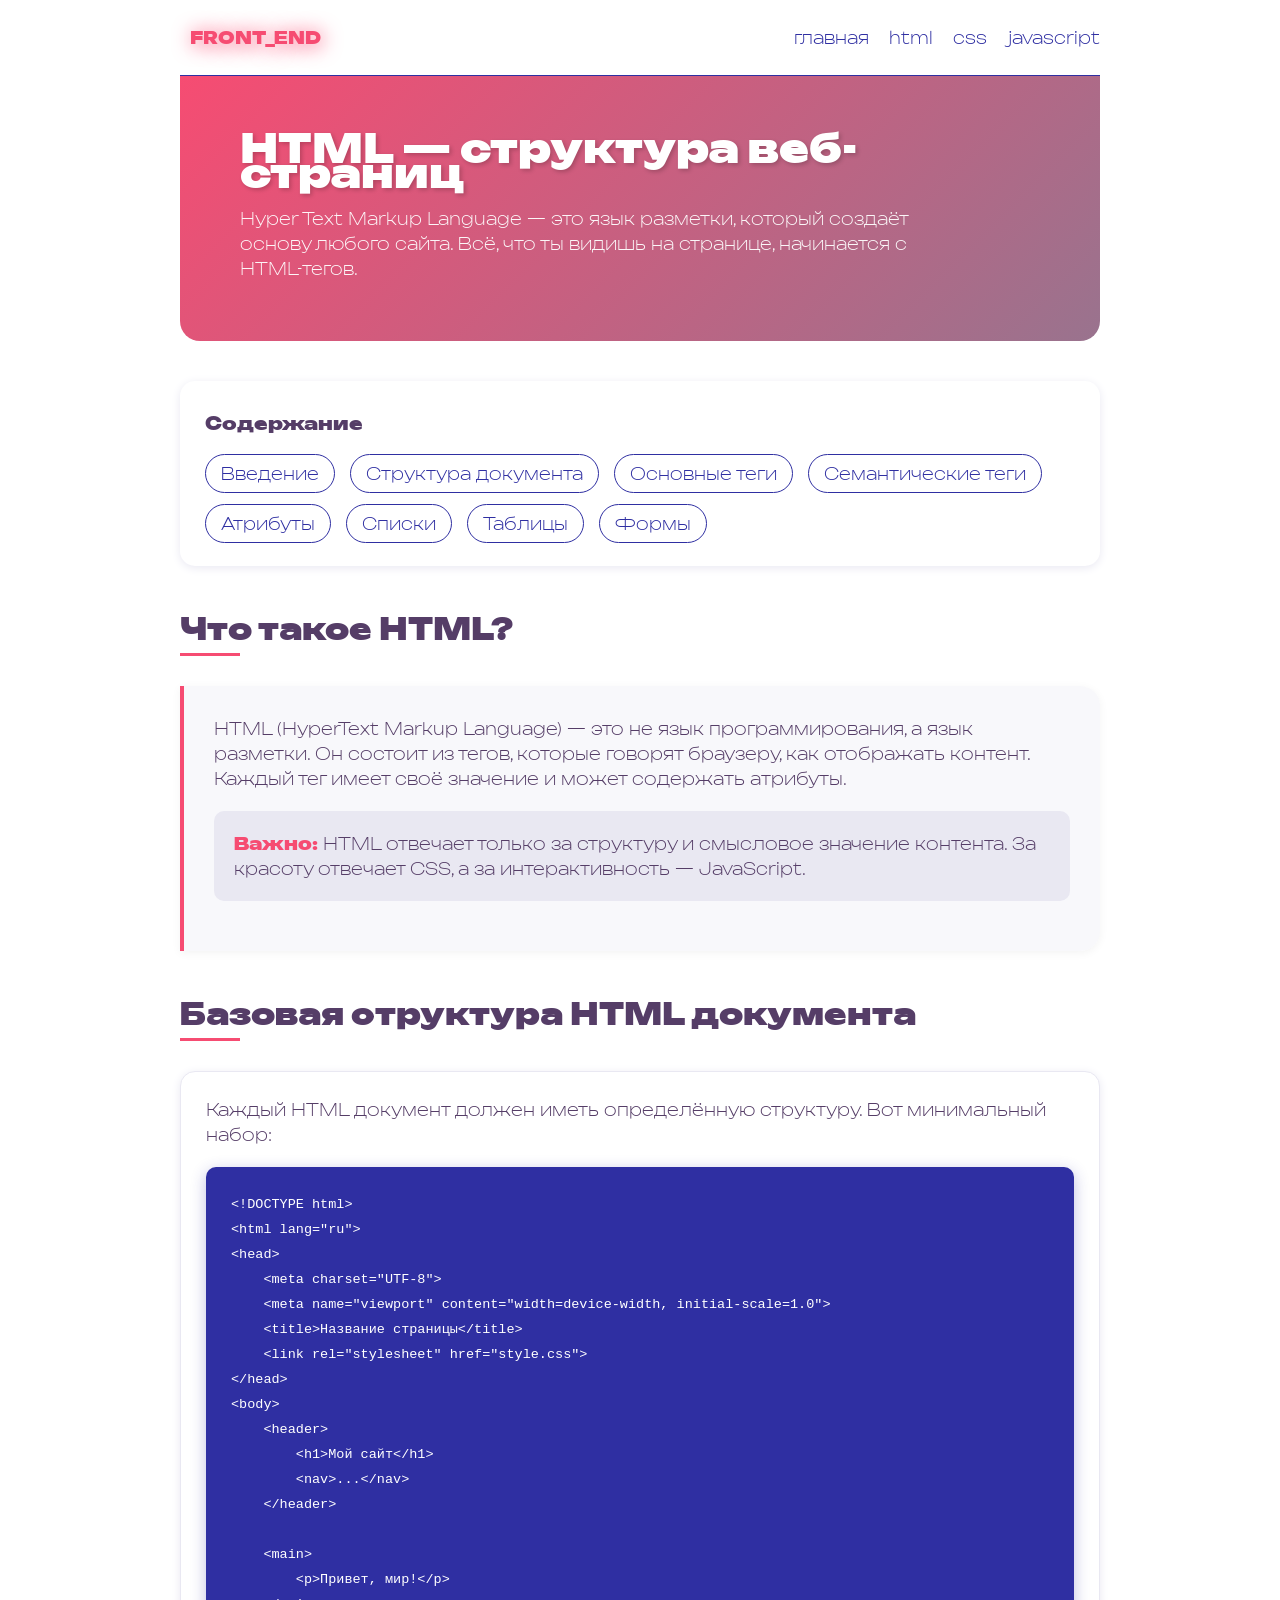
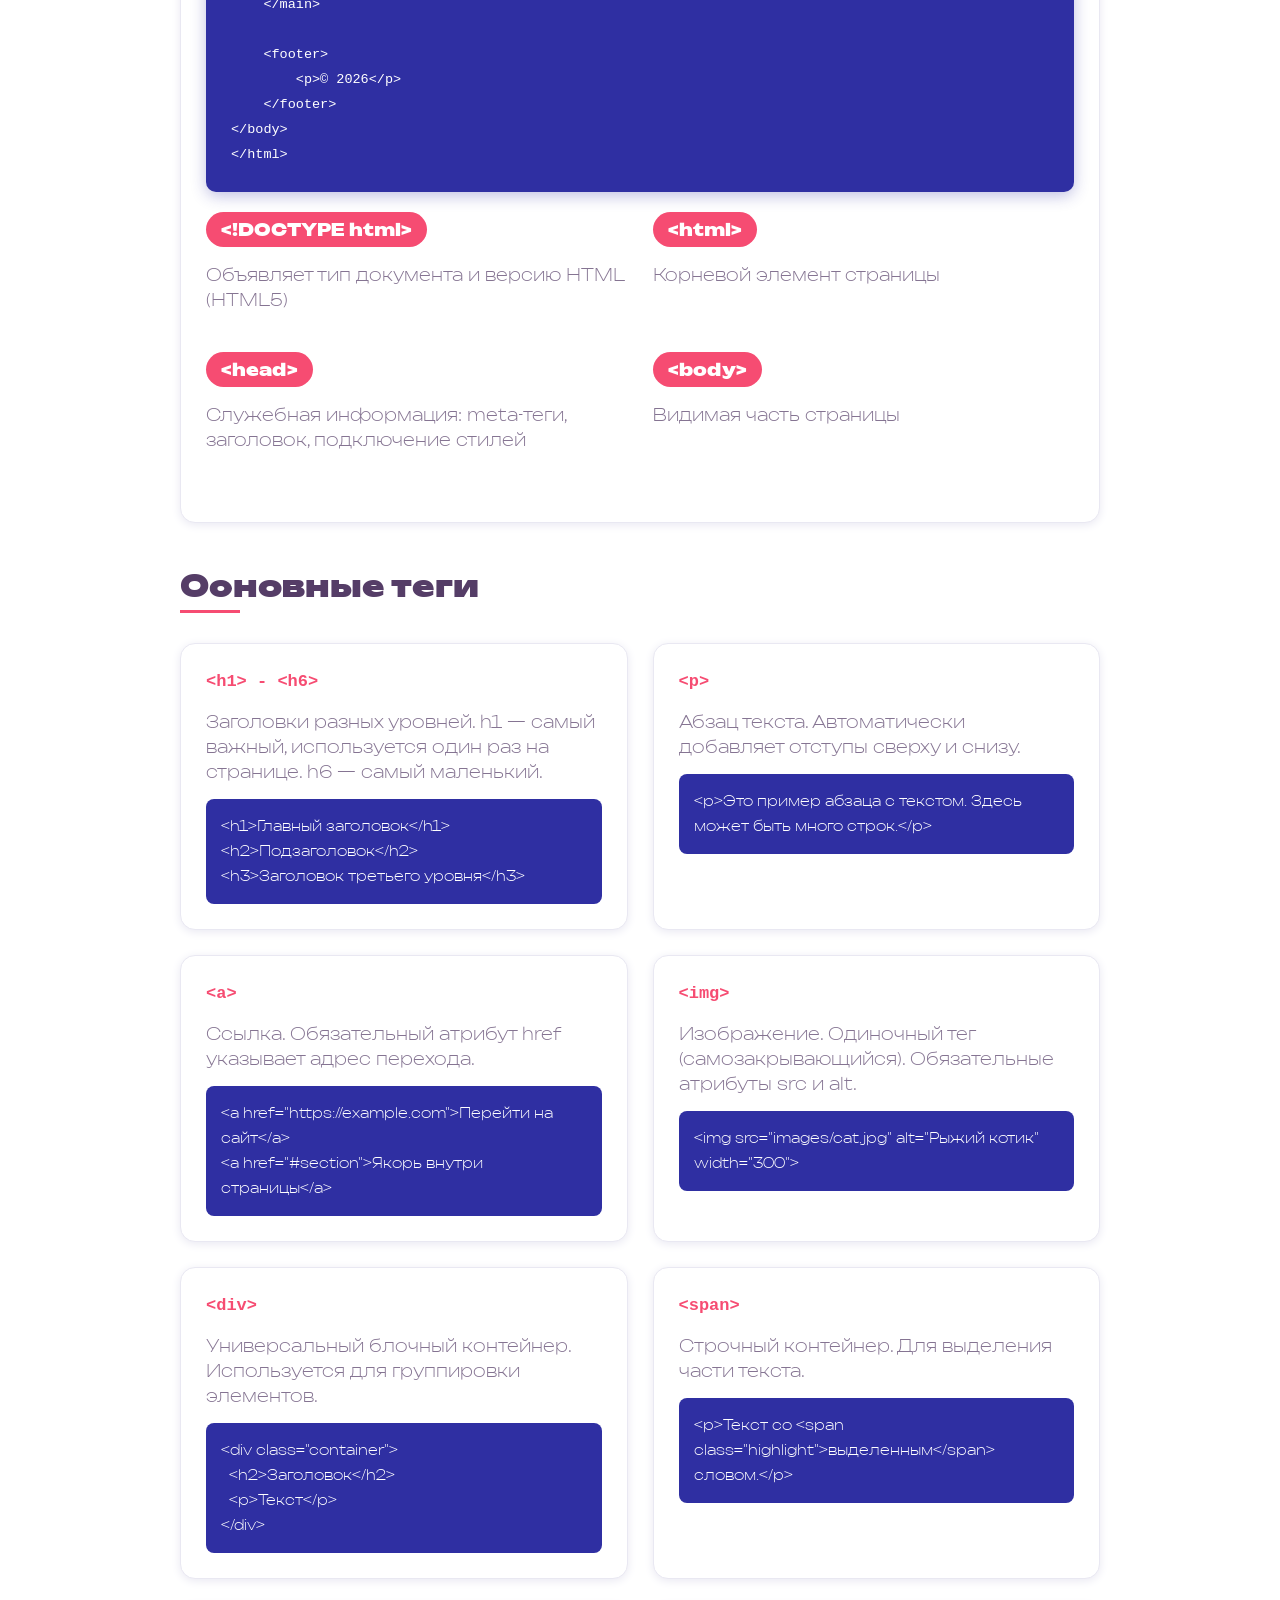
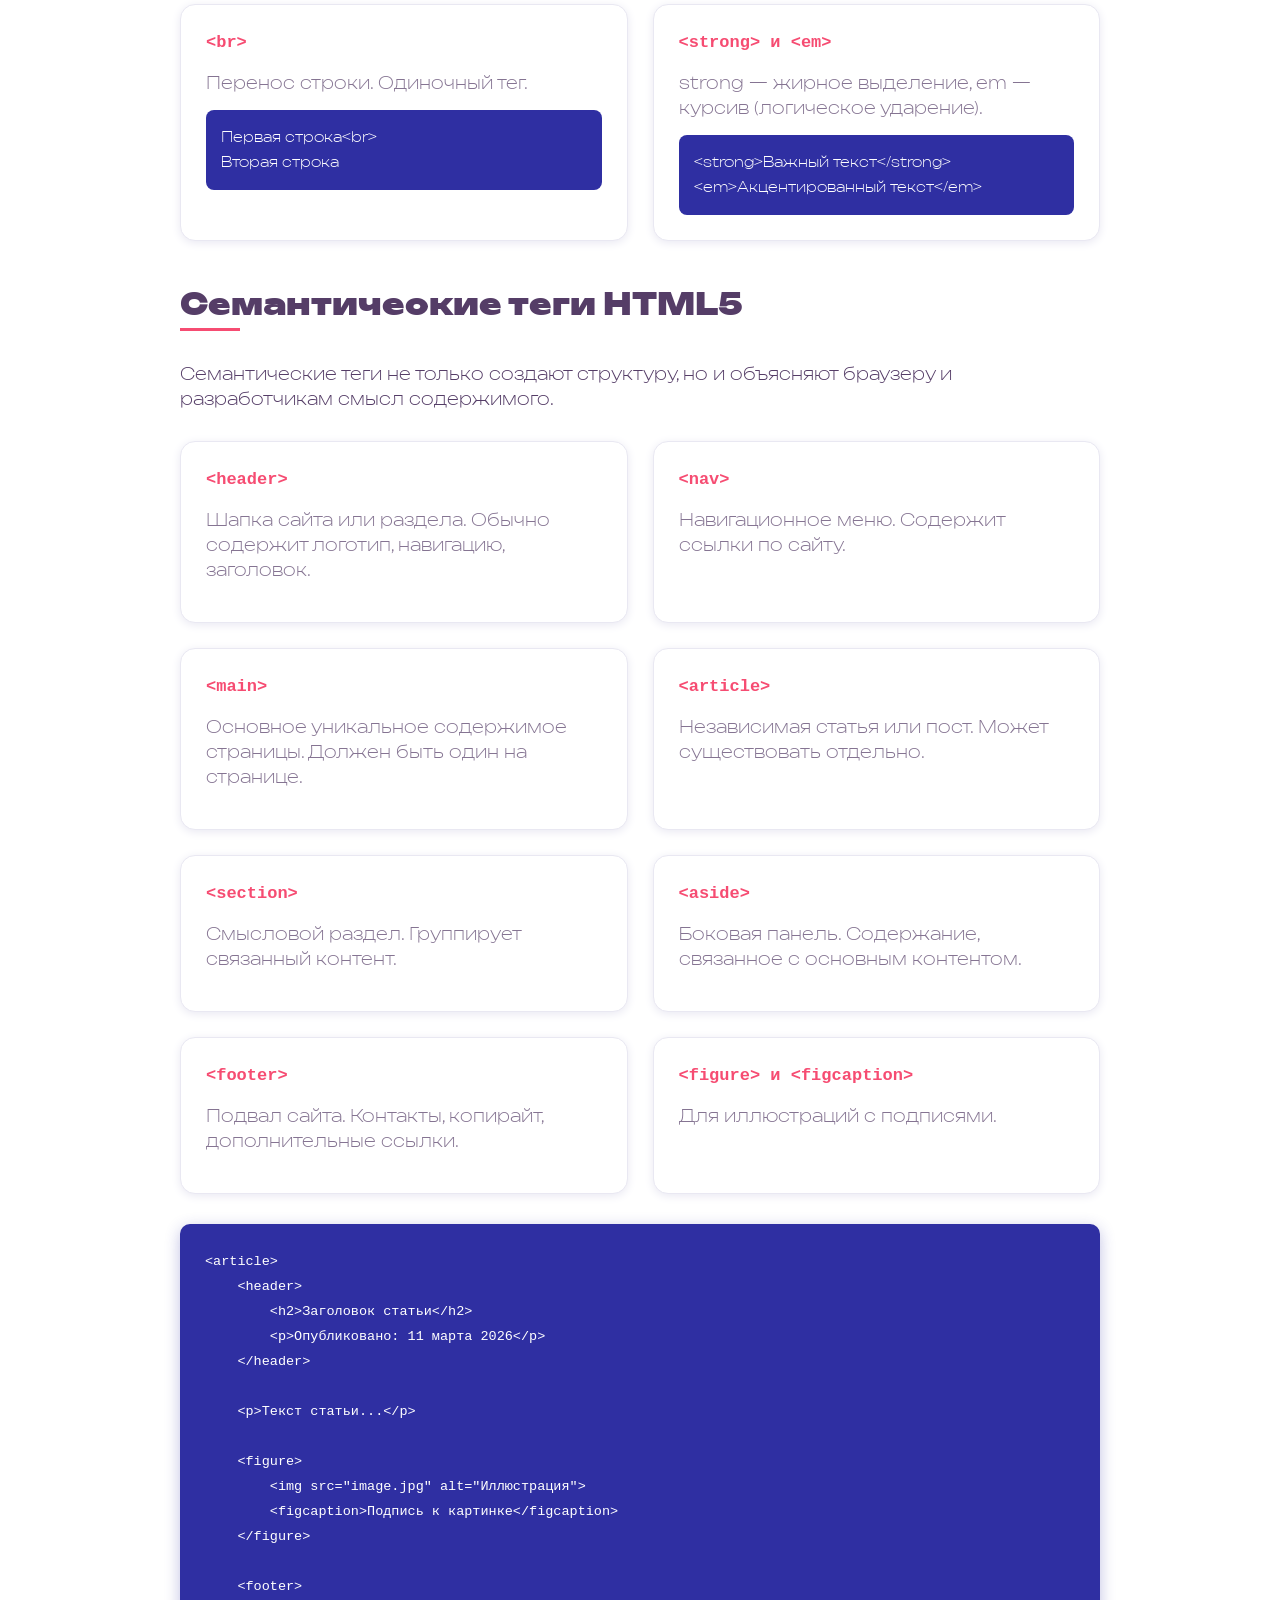
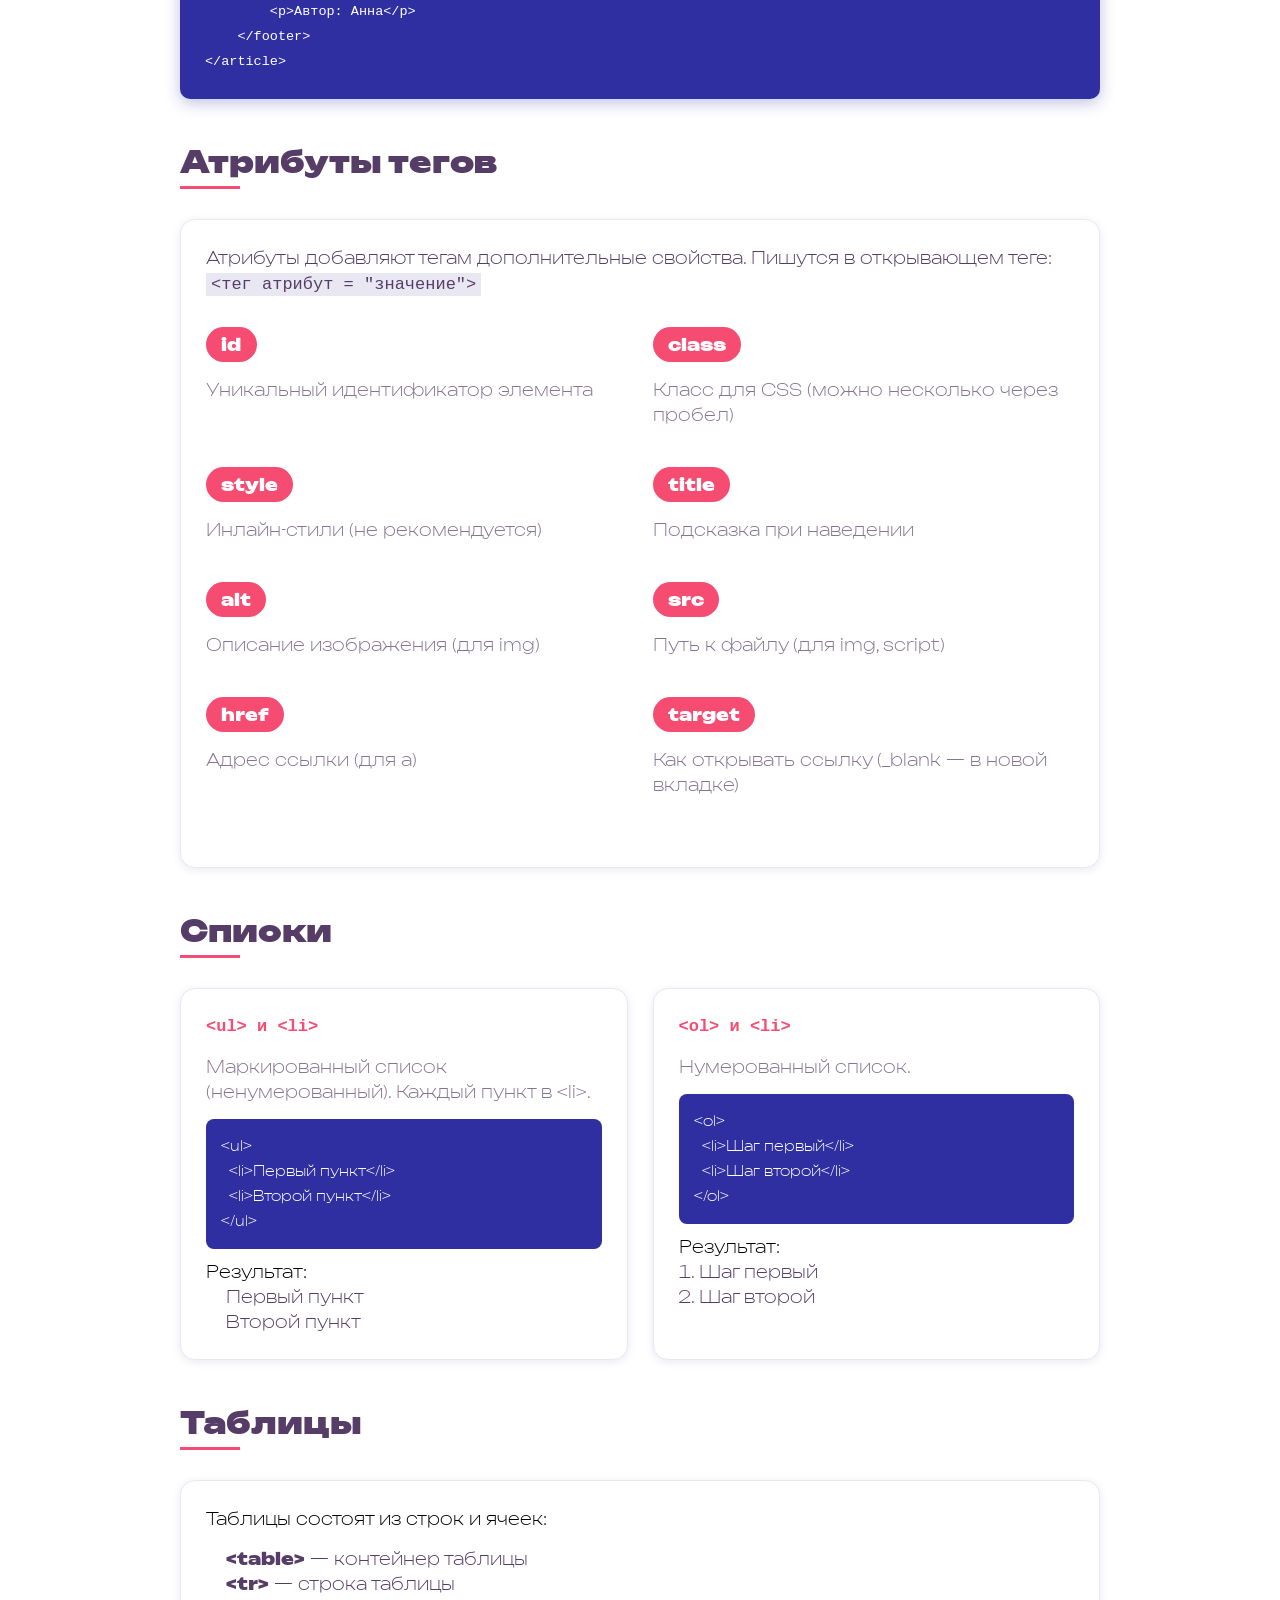
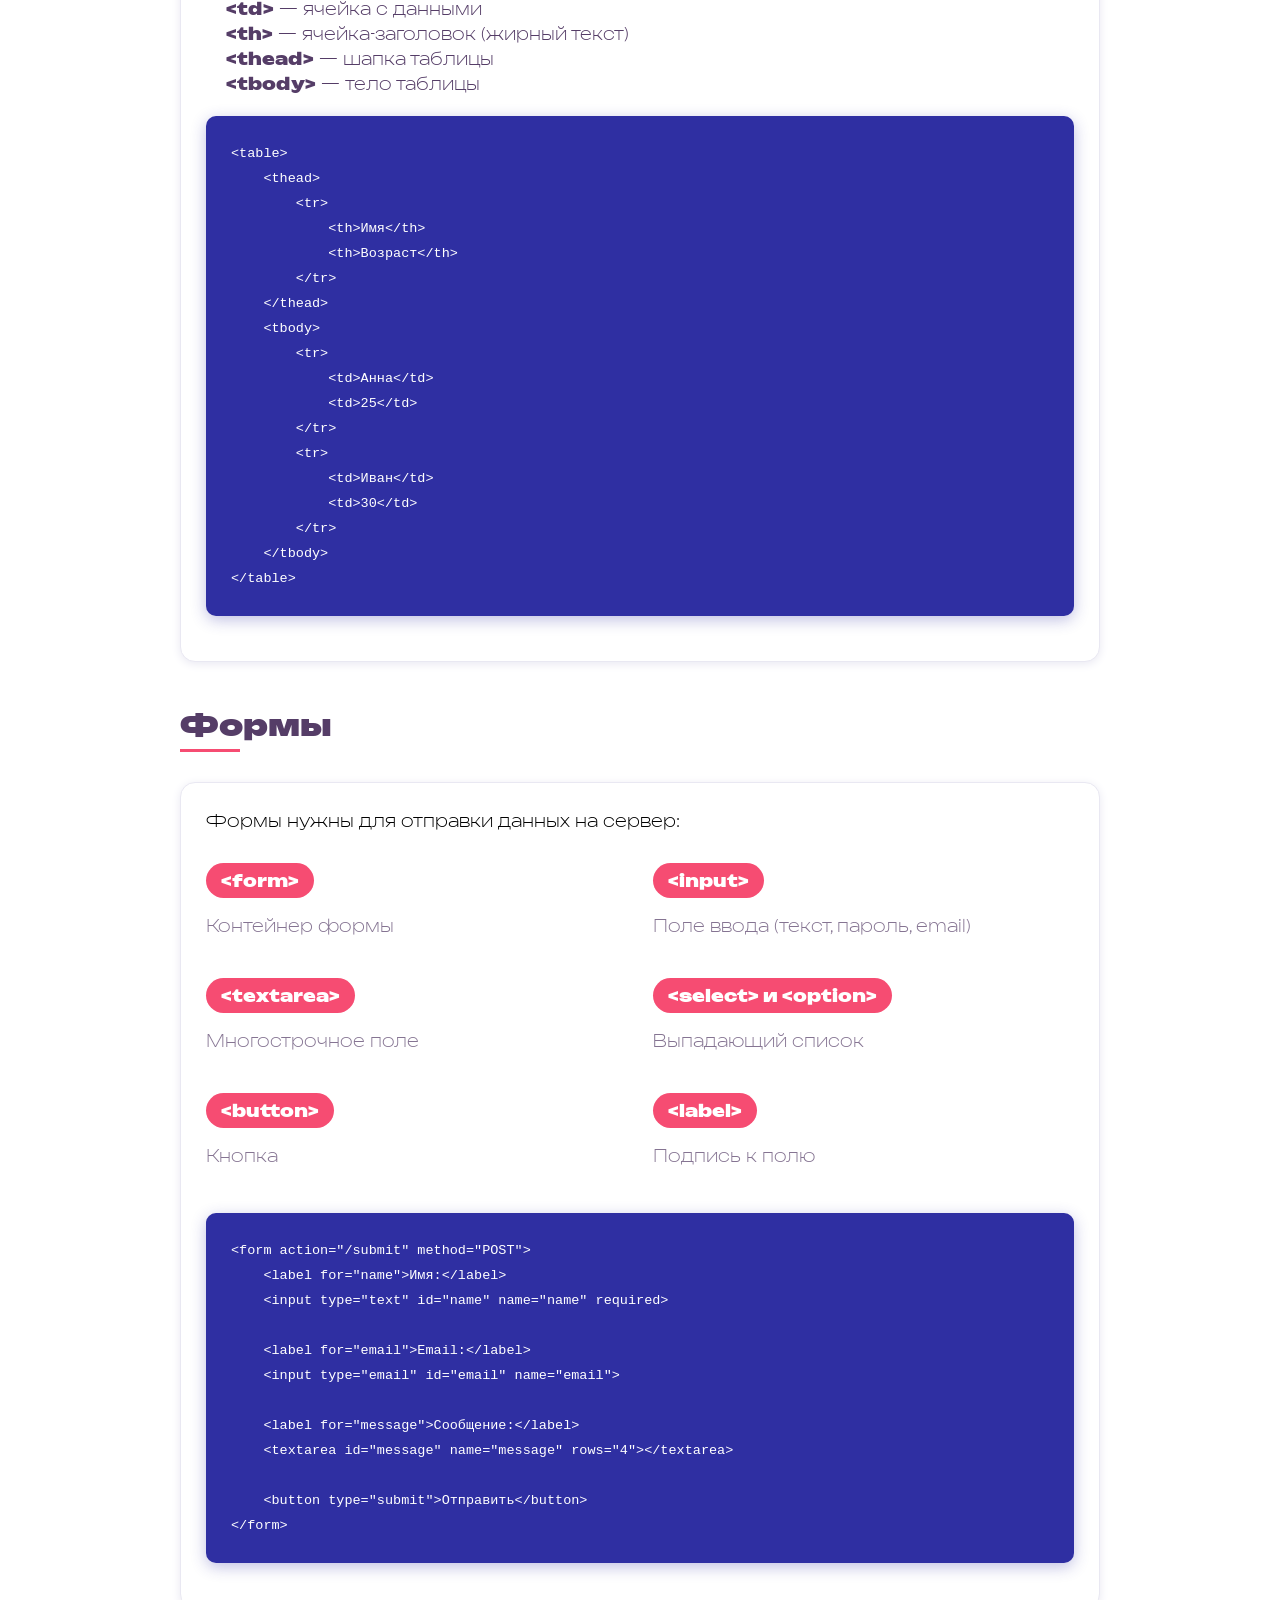
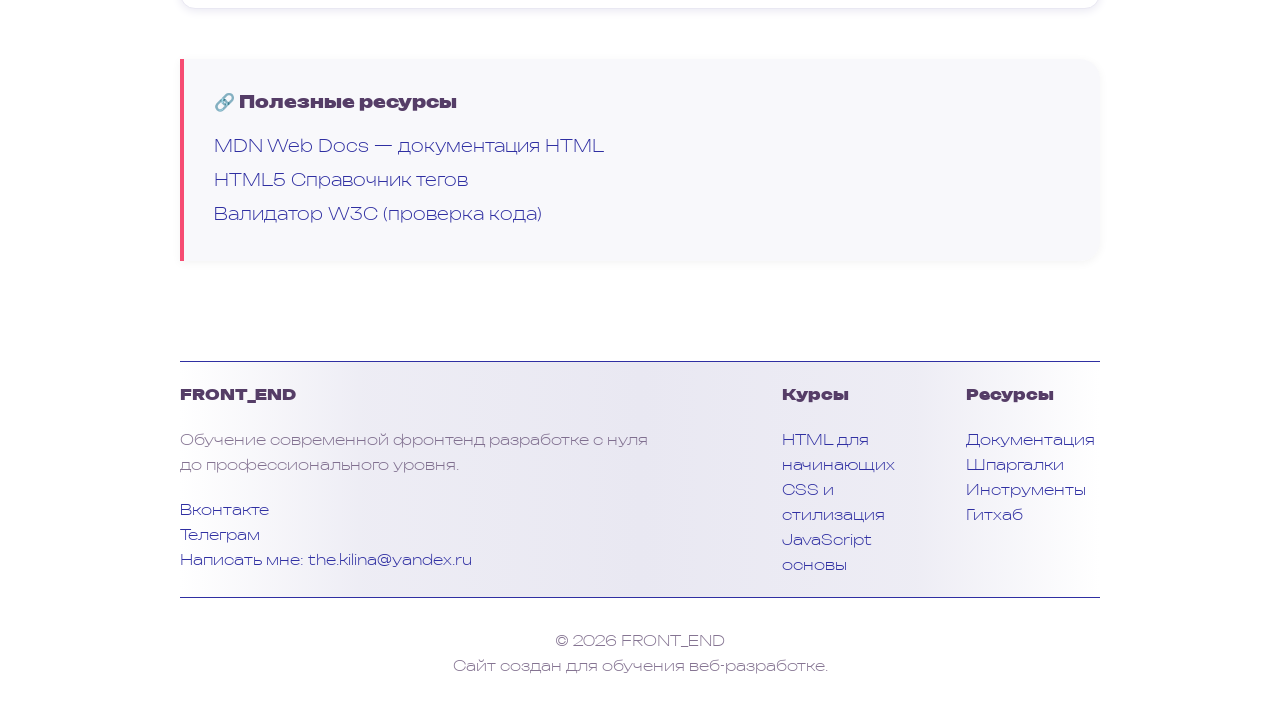
<file: html.html>
<!DOCTYPE html>
<html lang="ru">
<head>
    <meta charset="UTF-8">
    <title>Frontend Master | Изучение HTML</title>
    <link rel="stylesheet" href="css/style.css">
    <link rel="icon" href="favicon.ico" type="image/x-icon">
</head>
<body>
    <div class="container">
        <header class="headr">
            <div class="logo">
                <p class="logo2">FRONT_END</p>
            </div>
            <nav class="head">
                <ul class="navig">
                    <li><a href="index.html" class="link">главная</a></li>
                    <li><a href="html.html" class="link_active">html</a></li>
                    <li><a href="css.html" class="link">css</a></li>
                    <li><a href="js.html" class="link">javascript</a></li>
                </ul>
            </nav>
        </header>

        <main>
            <div class="page-header-html">
                <h1>HTML — структура веб-страниц</h1>
                <p>Hyper Text Markup Language — это язык разметки, который создаёт основу любого сайта. Всё, что ты видишь на странице, начинается с HTML-тегов.</p>
            </div>

            <div class="table-of-contents">
                <h3 style="color: #553D67; font-size: 18px;">Содержание</h3>
                <ul>
                    <li><a href="#intro">Введение</a></li>
                    <li><a href="#structure">Структура документа</a></li>
                    <li><a href="#basic-tags">Основные теги</a></li>
                    <li><a href="#semantic">Семантические теги</a></li>
                    <li><a href="#attributes">Атрибуты</a></li>
                    <li><a href="#lists">Списки</a></li>
                    <li><a href="#tables">Таблицы</a></li>
                    <li><a href="#forms">Формы</a></li>
                </ul>
            </div>

            <section id="intro" class="html-section">
                <h2 class="section-title-page html-color">Что такое HTML?</h2>
                <div class="theory-block" style="margin: 0;">
                    <p style="color: #553D67; line-height: 25px; font-size: 17px;">HTML (HyperText Markup Language) — это не язык программирования, а язык разметки. Он состоит из тегов, которые говорят браузеру, как отображать контент. Каждый тег имеет своё значение и может содержать атрибуты.</p>
                    
                    <div class="note">
                        <strong style="color: #F64C72;">Важно:</strong> HTML отвечает только за структуру и смысловое значение контента. За красоту отвечает CSS, а за интерактивность — JavaScript.
                    </div>
                </div>
            </section>

            <section id="structure" class="html-section">
                <h2 class="section-title-page html-color">Базовая структура HTML документа</h2>
                
                <div class="tag-card" style="margin-bottom: 20px;">
                    <p style="color: #553D67; margin-bottom: 15px;">Каждый HTML документ должен иметь определённую структуру. Вот минимальный набор:</p>
                    
                    <div class="code-block">
                        <pre>&lt;!DOCTYPE html&gt;
&lt;html lang="ru"&gt;
&lt;head&gt;
    &lt;meta charset="UTF-8"&gt;
    &lt;meta name="viewport" content="width=device-width, initial-scale=1.0"&gt;
    &lt;title&gt;Название страницы&lt;/title&gt;
    &lt;link rel="stylesheet" href="style.css"&gt;
&lt;/head&gt;
&lt;body&gt;
    &lt;header&gt;
        &lt;h1&gt;Мой сайт&lt;/h1&gt;
        &lt;nav&gt;...&lt;/nav&gt;
    &lt;/header&gt;
    
    &lt;main&gt;
        &lt;p&gt;Привет, мир!&lt;/p&gt;
    &lt;/main&gt;
    
    &lt;footer&gt;
        &lt;p&gt;© 2026&lt;/p&gt;
    &lt;/footer&gt;
&lt;/body&gt;
&lt;/html&gt;</pre>
                    </div>
                    
                    <div class="tag-grid" style="margin-top: 20px;">
                        <div>
                            <span class="tag-badge">&lt;!DOCTYPE html&gt;</span>
                            <p class="tag-desc">Объявляет тип документа и версию HTML (HTML5)</p>
                        </div>
                        <div>
                            <span class="tag-badge">&lt;html&gt;</span>
                            <p class="tag-desc">Корневой элемент страницы</p>
                        </div>
                        <div>
                            <span class="tag-badge">&lt;head&gt;</span>
                            <p class="tag-desc">Служебная информация: meta-теги, заголовок, подключение стилей</p>
                        </div>
                        <div>
                            <span class="tag-badge">&lt;body&gt;</span>
                            <p class="tag-desc">Видимая часть страницы</p>
                        </div>
                    </div>
                </div>
            </section>

            <section id="basic-tags" class="html-section">
                <h2 class="section-title-page html-color">Основные теги</h2>
                
                <div class="tag-grid">
                    <div class="tag-card">
                        <div class="tag-name">&lt;h1&gt; - &lt;h6&gt;</div>
                        <p class="tag-desc">Заголовки разных уровней. h1 — самый важный, используется один раз на странице. h6 — самый маленький.</p>
                        <div class="tag-example-small">
                            &lt;h1&gt;Главный заголовок&lt;/h1&gt;<br>
                            &lt;h2&gt;Подзаголовок&lt;/h2&gt;<br>
                            &lt;h3&gt;Заголовок третьего уровня&lt;/h3&gt;
                        </div>
                    </div>
                    
                    <div class="tag-card">
                        <div class="tag-name">&lt;p&gt;</div>
                        <p class="tag-desc">Абзац текста. Автоматически добавляет отступы сверху и снизу.</p>
                        <div class="tag-example-small">
                            &lt;p&gt;Это пример абзаца с текстом. Здесь может быть много строк.&lt;/p&gt;
                        </div>
                    </div>
                    
                    <div class="tag-card">
                        <div class="tag-name">&lt;a&gt;</div>
                        <p class="tag-desc">Ссылка. Обязательный атрибут href указывает адрес перехода.</p>
                        <div class="tag-example-small">
                            &lt;a href="https://example.com"&gt;Перейти на сайт&lt;/a&gt;<br>
                            &lt;a href="#section"&gt;Якорь внутри страницы&lt;/a&gt;
                        </div>
                    </div>
                    
                    <div class="tag-card">
                        <div class="tag-name">&lt;img&gt;</div>
                        <p class="tag-desc">Изображение. Одиночный тег (самозакрывающийся). Обязательные атрибуты src и alt.</p>
                        <div class="tag-example-small">
                            &lt;img src="images/cat.jpg" alt="Рыжий котик" width="300"&gt;
                        </div>
                    </div>
                    
                    <div class="tag-card">
                        <div class="tag-name">&lt;div&gt;</div>
                        <p class="tag-desc">Универсальный блочный контейнер. Используется для группировки элементов.</p>
                        <div class="tag-example-small">
                            &lt;div class="container"&gt;<br>
                            &nbsp;&nbsp;&lt;h2&gt;Заголовок&lt;/h2&gt;<br>
                            &nbsp;&nbsp;&lt;p&gt;Текст&lt;/p&gt;<br>
                            &lt;/div&gt;
                        </div>
                    </div>
                    
                    <div class="tag-card">
                        <div class="tag-name">&lt;span&gt;</div>
                        <p class="tag-desc">Строчный контейнер. Для выделения части текста.</p>
                        <div class="tag-example-small">
                            &lt;p&gt;Текст со &lt;span class="highlight"&gt;выделенным&lt;/span&gt; словом.&lt;/p&gt;
                        </div>
                    </div>
                    
                    <div class="tag-card">
                        <div class="tag-name">&lt;br&gt;</div>
                        <p class="tag-desc">Перенос строки. Одиночный тег.</p>
                        <div class="tag-example-small">
                            Первая строка&lt;br&gt;<br>
                            Вторая строка
                        </div>
                    </div>
                    
                    <div class="tag-card">
                        <div class="tag-name">&lt;strong&gt; и &lt;em&gt;</div>
                        <p class="tag-desc">strong — жирное выделение, em — курсив (логическое ударение).</p>
                        <div class="tag-example-small">
                            &lt;strong&gt;Важный текст&lt;/strong&gt;<br>
                            &lt;em&gt;Акцентированный текст&lt;/em&gt;
                        </div>
                    </div>
                </div>
            </section>

            <section id="semantic" class="html-section">
                <h2 class="section-title-page html-color">Семантические теги HTML5</h2>
                
                <p style="color: #553D67; margin-bottom: 20px;">Семантические теги не только создают структуру, но и объясняют браузеру и разработчикам смысл содержимого.</p>
                
                <div class="tag-grid">
                    <div class="tag-card">
                        <div class="tag-name">&lt;header&gt;</div>
                        <p class="tag-desc">Шапка сайта или раздела. Обычно содержит логотип, навигацию, заголовок.</p>
                    </div>
                    
                    <div class="tag-card">
                        <div class="tag-name">&lt;nav&gt;</div>
                        <p class="tag-desc">Навигационное меню. Содержит ссылки по сайту.</p>
                    </div>
                    
                    <div class="tag-card">
                        <div class="tag-name">&lt;main&gt;</div>
                        <p class="tag-desc">Основное уникальное содержимое страницы. Должен быть один на странице.</p>
                    </div>
                    
                    <div class="tag-card">
                        <div class="tag-name">&lt;article&gt;</div>
                        <p class="tag-desc">Независимая статья или пост. Может существовать отдельно.</p>
                    </div>
                    
                    <div class="tag-card">
                        <div class="tag-name">&lt;section&gt;</div>
                        <p class="tag-desc">Смысловой раздел. Группирует связанный контент.</p>
                    </div>
                    
                    <div class="tag-card">
                        <div class="tag-name">&lt;aside&gt;</div>
                        <p class="tag-desc">Боковая панель. Содержание, связанное с основным контентом.</p>
                    </div>
                    
                    <div class="tag-card">
                        <div class="tag-name">&lt;footer&gt;</div>
                        <p class="tag-desc">Подвал сайта. Контакты, копирайт, дополнительные ссылки.</p>
                    </div>
                    
                    <div class="tag-card">
                        <div class="tag-name">&lt;figure&gt; и &lt;figcaption&gt;</div>
                        <p class="tag-desc">Для иллюстраций с подписями.</p>
                    </div>
                </div>
                
                <div class="code-block" style="margin-top: 30px;">
                    <pre>&lt;article&gt;
    &lt;header&gt;
        &lt;h2&gt;Заголовок статьи&lt;/h2&gt;
        &lt;p&gt;Опубликовано: 11 марта 2026&lt;/p&gt;
    &lt;/header&gt;
    
    &lt;p&gt;Текст статьи...&lt;/p&gt;
    
    &lt;figure&gt;
        &lt;img src="image.jpg" alt="Иллюстрация"&gt;
        &lt;figcaption&gt;Подпись к картинке&lt;/figcaption&gt;
    &lt;/figure&gt;
    
    &lt;footer&gt;
        &lt;p&gt;Автор: Анна&lt;/p&gt;
    &lt;/footer&gt;
&lt;/article&gt;</pre>
                </div>
            </section>

            <section id="attributes" class="html-section">
                <h2 class="section-title-page html-color">Атрибуты тегов</h2>
                
                <div class="tag-card">
                    <p style="color: #553D67; margin-bottom: 15px;">Атрибуты добавляют тегам дополнительные свойства. Пишутся в открывающем теге: <code style="background: #e9e8f2; padding: 2px 5px;">&lt;тег атрибут = "значение"&gt;</code></p>
                    
                    <div class="tag-grid">
                        <div>
                            <span class="tag-badge">id</span>
                            <p class="tag-desc">Уникальный идентификатор элемента</p>
                        </div>
                        <div>
                            <span class="tag-badge">class</span>
                            <p class="tag-desc">Класс для CSS (можно несколько через пробел)</p>
                        </div>
                        <div>
                            <span class="tag-badge">style</span>
                            <p class="tag-desc">Инлайн-стили (не рекомендуется)</p>
                        </div>
                        <div>
                            <span class="tag-badge">title</span>
                            <p class="tag-desc">Подсказка при наведении</p>
                        </div>
                        <div>
                            <span class="tag-badge">alt</span>
                            <p class="tag-desc">Описание изображения (для img)</p>
                        </div>
                        <div>
                            <span class="tag-badge">src</span>
                            <p class="tag-desc">Путь к файлу (для img, script)</p>
                        </div>
                        <div>
                            <span class="tag-badge">href</span>
                            <p class="tag-desc">Адрес ссылки (для a)</p>
                        </div>
                        <div>
                            <span class="tag-badge">target</span>
                            <p class="tag-desc">Как открывать ссылку (_blank — в новой вкладке)</p>
                        </div>
                    </div>
                </div>
            </section>

            <section id="lists" class="html-section">
                <h2 class="section-title-page html-color">Списки</h2>
                
                <div class="tag-grid">
                    <div class="tag-card">
                        <div class="tag-name">&lt;ul&gt; и &lt;li&gt;</div>
                        <p class="tag-desc">Маркированный список (ненумерованный). Каждый пункт в &lt;li&gt;.</p>
                        <div class="tag-example-small">
                            &lt;ul&gt;<br>
                            &nbsp;&nbsp;&lt;li&gt;Первый пункт&lt;/li&gt;<br>
                            &nbsp;&nbsp;&lt;li&gt;Второй пункт&lt;/li&gt;<br>
                            &lt;/ul&gt;
                        </div>
                        <p style="margin-top: 10px;">Результат:</p>
                        <ul style="margin-left: 20px; color: #553D67;">
                            <li>Первый пункт</li>
                            <li>Второй пункт</li>
                        </ul>
                    </div>
                    
                    <div class="tag-card">
                        <div class="tag-name">&lt;ol&gt; и &lt;li&gt;</div>
                        <p class="tag-desc">Нумерованный список.</p>
                        <div class="tag-example-small">
                            &lt;ol&gt;<br>
                            &nbsp;&nbsp;&lt;li&gt;Шаг первый&lt;/li&gt;<br>
                            &nbsp;&nbsp;&lt;li&gt;Шаг второй&lt;/li&gt;<br>
                            &lt;/ol&gt;
                        </div>
                        <p style="margin-top: 10px;">Результат:</p>
                        <ol style="margin-left: 20px; color: #553D67;">
                            <li>Шаг первый</li>
                            <li>Шаг второй</li>
                        </ol>
                    </div>
                </div>
            </section>

            <section id="tables" class="html-section">
                <h2 class="section-title-page html-color">Таблицы</h2>
                
                <div class="tag-card">
                    <p style="margin-bottom: 15px;">Таблицы состоят из строк и ячеек:</p>
                    <ul style="margin-left: 20px; color: #553D67; line-height: 25px;">
                        <li><strong>&lt;table&gt;</strong> — контейнер таблицы</li>
                        <li><strong>&lt;tr&gt;</strong> — строка таблицы</li>
                        <li><strong>&lt;td&gt;</strong> — ячейка с данными</li>
                        <li><strong>&lt;th&gt;</strong> — ячейка-заголовок (жирный текст)</li>
                        <li><strong>&lt;thead&gt;</strong> — шапка таблицы</li>
                        <li><strong>&lt;tbody&gt;</strong> — тело таблицы</li>
                    </ul>
                    
                    <div class="code-block" style="margin-top: 20px;">
                        <pre>&lt;table&gt;
    &lt;thead&gt;
        &lt;tr&gt;
            &lt;th&gt;Имя&lt;/th&gt;
            &lt;th&gt;Возраст&lt;/th&gt;
        &lt;/tr&gt;
    &lt;/thead&gt;
    &lt;tbody&gt;
        &lt;tr&gt;
            &lt;td&gt;Анна&lt;/td&gt;
            &lt;td&gt;25&lt;/td&gt;
        &lt;/tr&gt;
        &lt;tr&gt;
            &lt;td&gt;Иван&lt;/td&gt;
            &lt;td&gt;30&lt;/td&gt;
        &lt;/tr&gt;
    &lt;/tbody&gt;
&lt;/table&gt;</pre>
                    </div>
                </div>
            </section>

            <section id="forms" class="html-section">
                <h2 class="section-title-page html-color">Формы</h2>
                
                <div class="tag-card">
                    <p style="margin-bottom: 15px;">Формы нужны для отправки данных на сервер:</p>
                    
                    <div class="tag-grid">
                        <div>
                            <span class="tag-badge">&lt;form&gt;</span>
                            <p class="tag-desc">Контейнер формы</p>
                        </div>
                        <div>
                            <span class="tag-badge">&lt;input&gt;</span>
                            <p class="tag-desc">Поле ввода (текст, пароль, email)</p>
                        </div>
                        <div>
                            <span class="tag-badge">&lt;textarea&gt;</span>
                            <p class="tag-desc">Многострочное поле</p>
                        </div>
                        <div>
                            <span class="tag-badge">&lt;select&gt; и &lt;option&gt;</span>
                            <p class="tag-desc">Выпадающий список</p>
                        </div>
                        <div>
                            <span class="tag-badge">&lt;button&gt;</span>
                            <p class="tag-desc">Кнопка</p>
                        </div>
                        <div>
                            <span class="tag-badge">&lt;label&gt;</span>
                            <p class="tag-desc">Подпись к полю</p>
                        </div>
                    </div>
                    
                    <div class="code-block" style="margin-top: 20px;">
                        <pre>&lt;form action="/submit" method="POST"&gt;
    &lt;label for="name"&gt;Имя:&lt;/label&gt;
    &lt;input type="text" id="name" name="name" required&gt;
    
    &lt;label for="email"&gt;Email:&lt;/label&gt;
    &lt;input type="email" id="email" name="email"&gt;
    
    &lt;label for="message"&gt;Сообщение:&lt;/label&gt;
    &lt;textarea id="message" name="message" rows="4"&gt;&lt;/textarea&gt;
    
    &lt;button type="submit"&gt;Отправить&lt;/button&gt;
&lt;/form&gt;</pre>
                    </div>
                </div>
            </section>

            <div class="theory-block" style="margin-bottom: 50px;">
                <h3 style="color: #553D67; margin-bottom: 15px;">🔗 Полезные ресурсы</h3>
                <ul style="color: #553D67; line-height: 2;">
                    <li><a href="https://developer.mozilla.org/ru/docs/Web/HTML" style="color: #2F2FA2;">MDN Web Docs — документация HTML</a></li>
                    <li><a href="https://developer.mozilla.org/ru/docs/Web/HTML/Element" style="color: #2F2FA2;">HTML5 Справочник тегов</a></li>
                    <li><a href="https://validator.w3.org/" style="color: #2F2FA2;">Валидатор W3C (проверка кода)</a></li>
                </ul>
            </div>
        </main>

        <footer class="footer">
            <div class="footer-content">
                <div class="footer-section">
                    <h4 class="fe">FRONT_END</h4>
                    <p class="opicanie">Обучение современной фронтенд разработке с нуля</p>
                    <p class="opicanie2">до профессионального уровня.</p>
                    <ul class="footer-links">
                        <li><a href="https://vk.com/anykkln" target="_blank">Вконтакте</a></li>
                        <li><a href="https://t.me/anykkln" target="_blank">Телеграм</a></li>
                        <li><a href="mailto:the.kilina@yandex.ru">Написать мне: the.kilina@yandex.ru</a></li>
                    </ul>
                </div>
                
                <div class="footer-section">
                    <h4>Курсы</h4>
                    <ul class="footer-links">
                        <li><a href="html.html">HTML для начинающих</a></li>
                        <li><a href="css.html">CSS и стилизация</a></li>
                        <li><a href="js.html">JavaScript основы</a></li>
                    </ul>
                </div>
                
                <div class="footer-section">
                    <h4>Ресурсы</h4>
                    <ul class="footer-links">
                        <li><a href="https://developer.mozilla.org/ru/" target="_blank">Документация</a></li>
                        <li><a href="https://htmlacademy.ru/blog" target="_blank">Шпаргалки</a></li>
                        <li><a href="https://code.visualstudio.com/" target="_blank">Инструменты</a></li>
                        <li><a href="https://github.com/theKilina" target="_blank">Гитхаб</a></li>
                    </ul>
                </div>
            </div>
            
            <div class="footer-bottom">
                <p>&copy; 2026 FRONT_END</p>
                <p>Сайт создан для обучения веб-разработке.</p>
            </div>
        </footer>
    </div>
    
    <script src="js/script.js"></script>
</body>
</html>
</file>
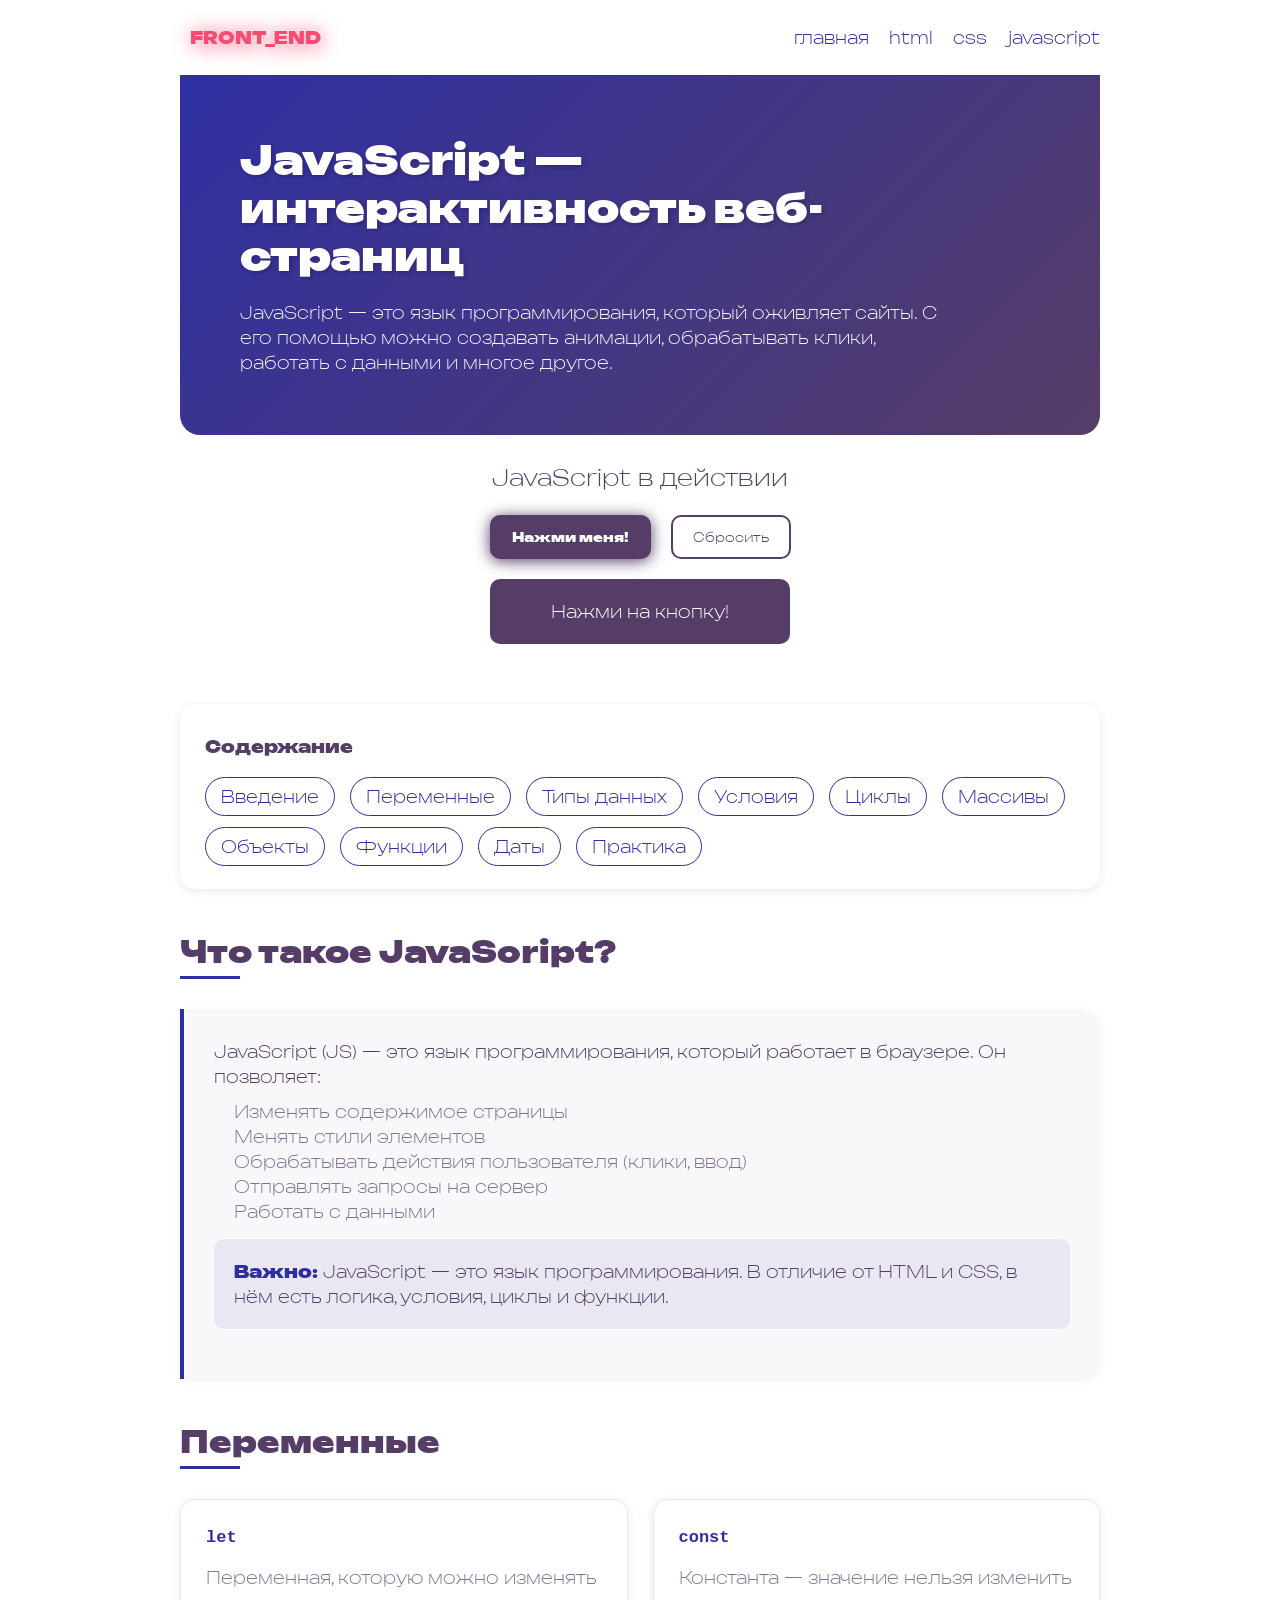
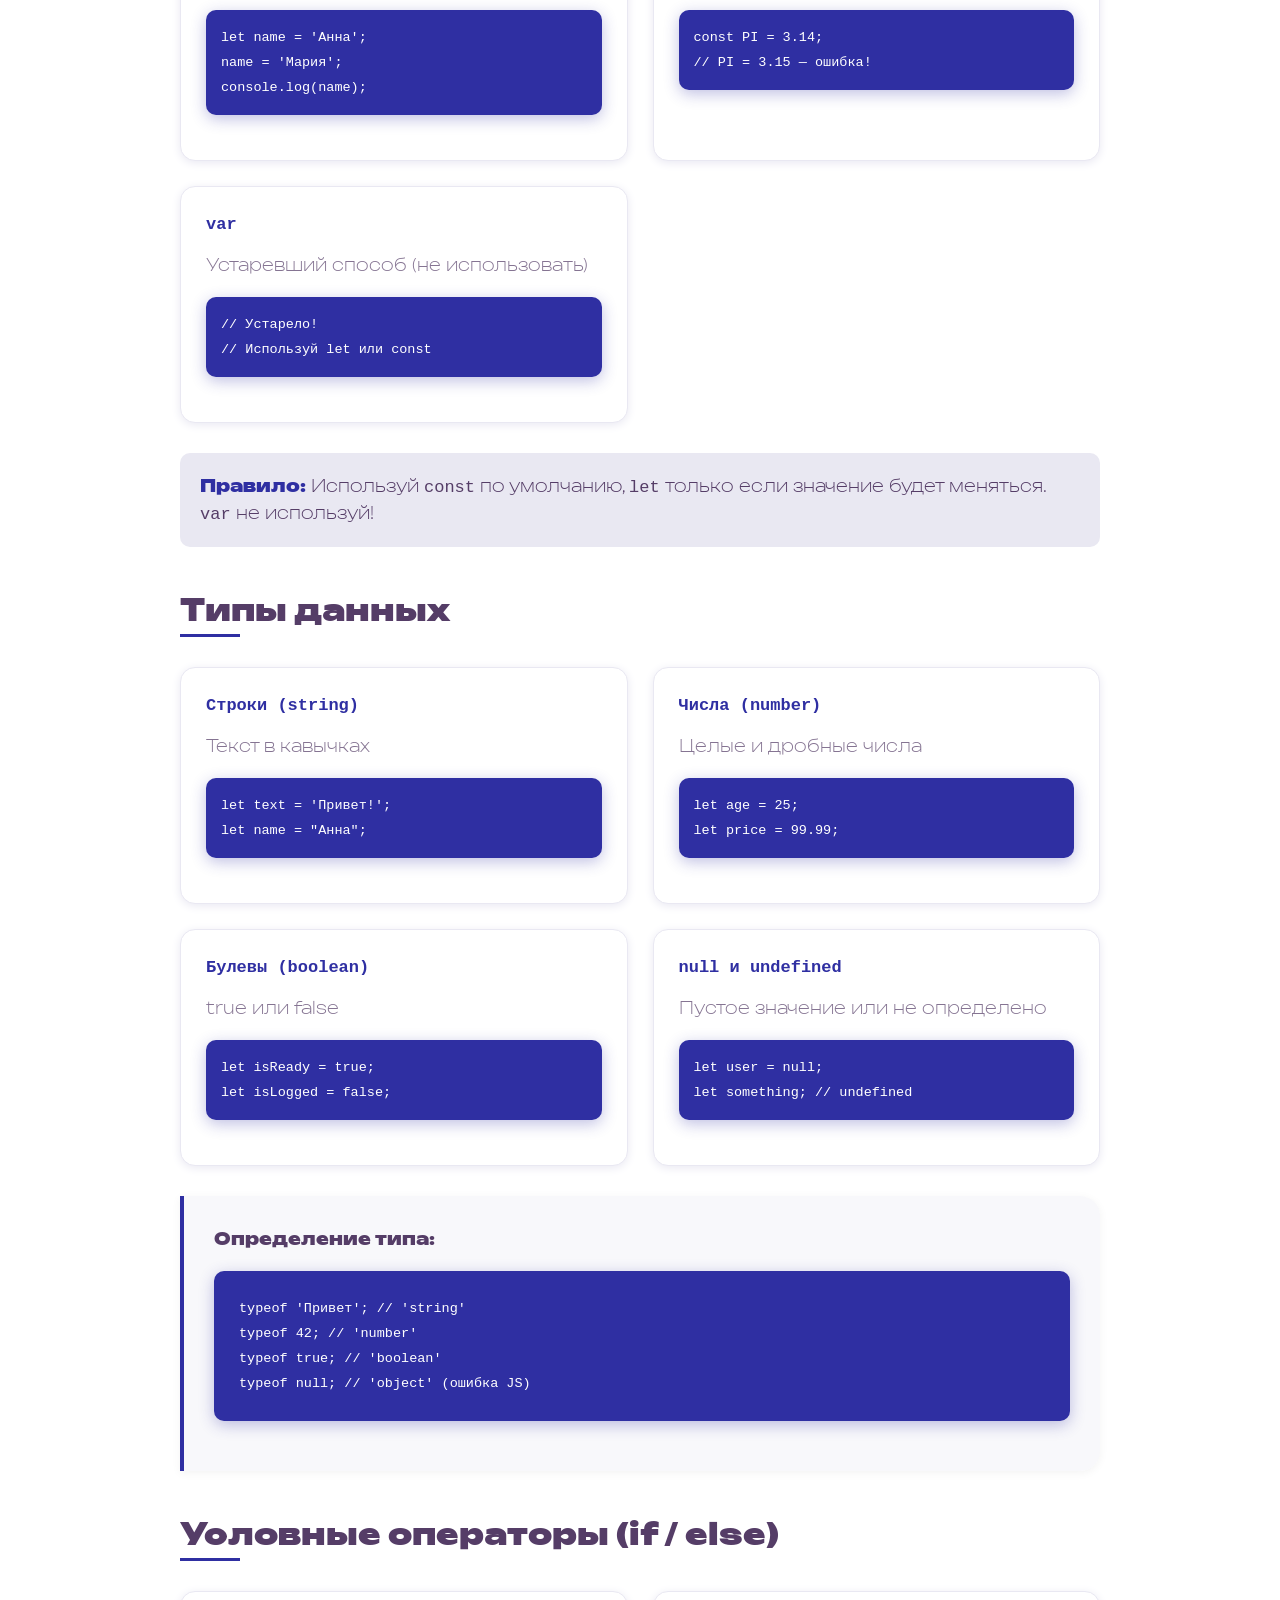
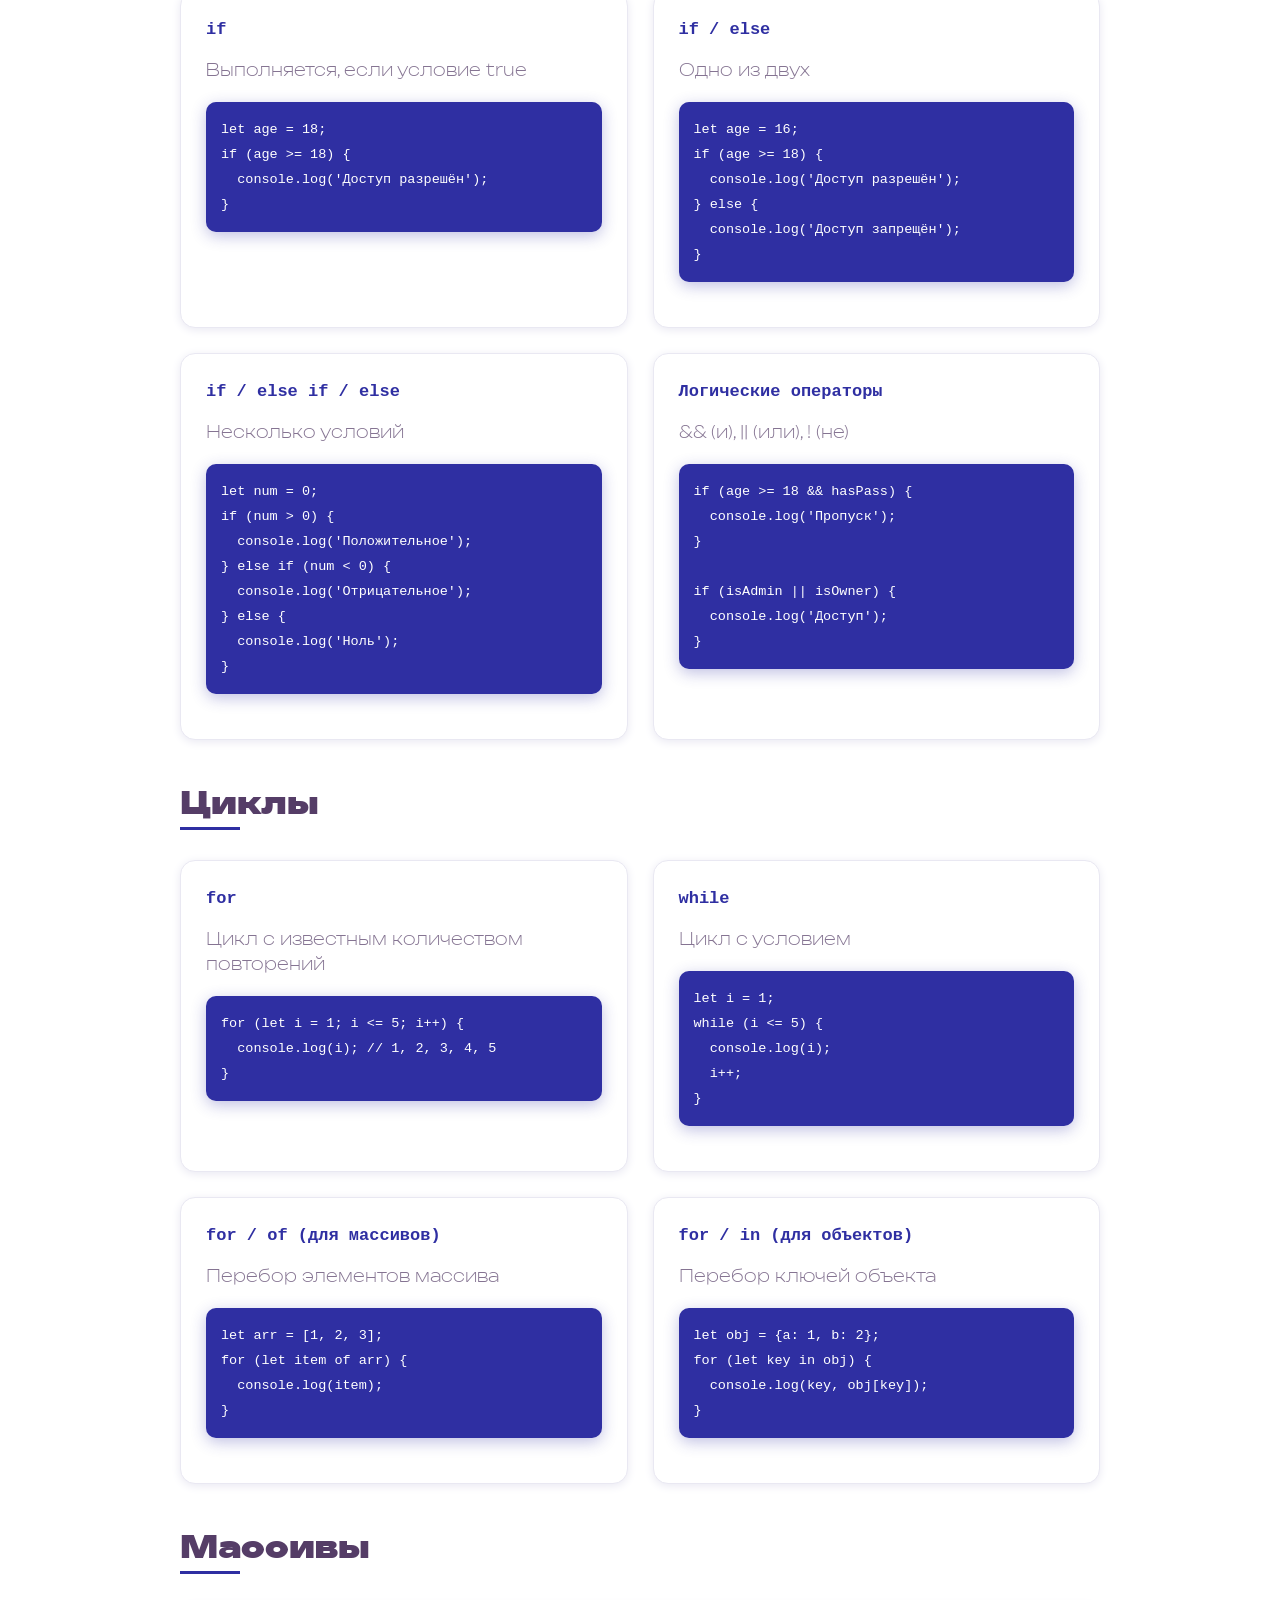
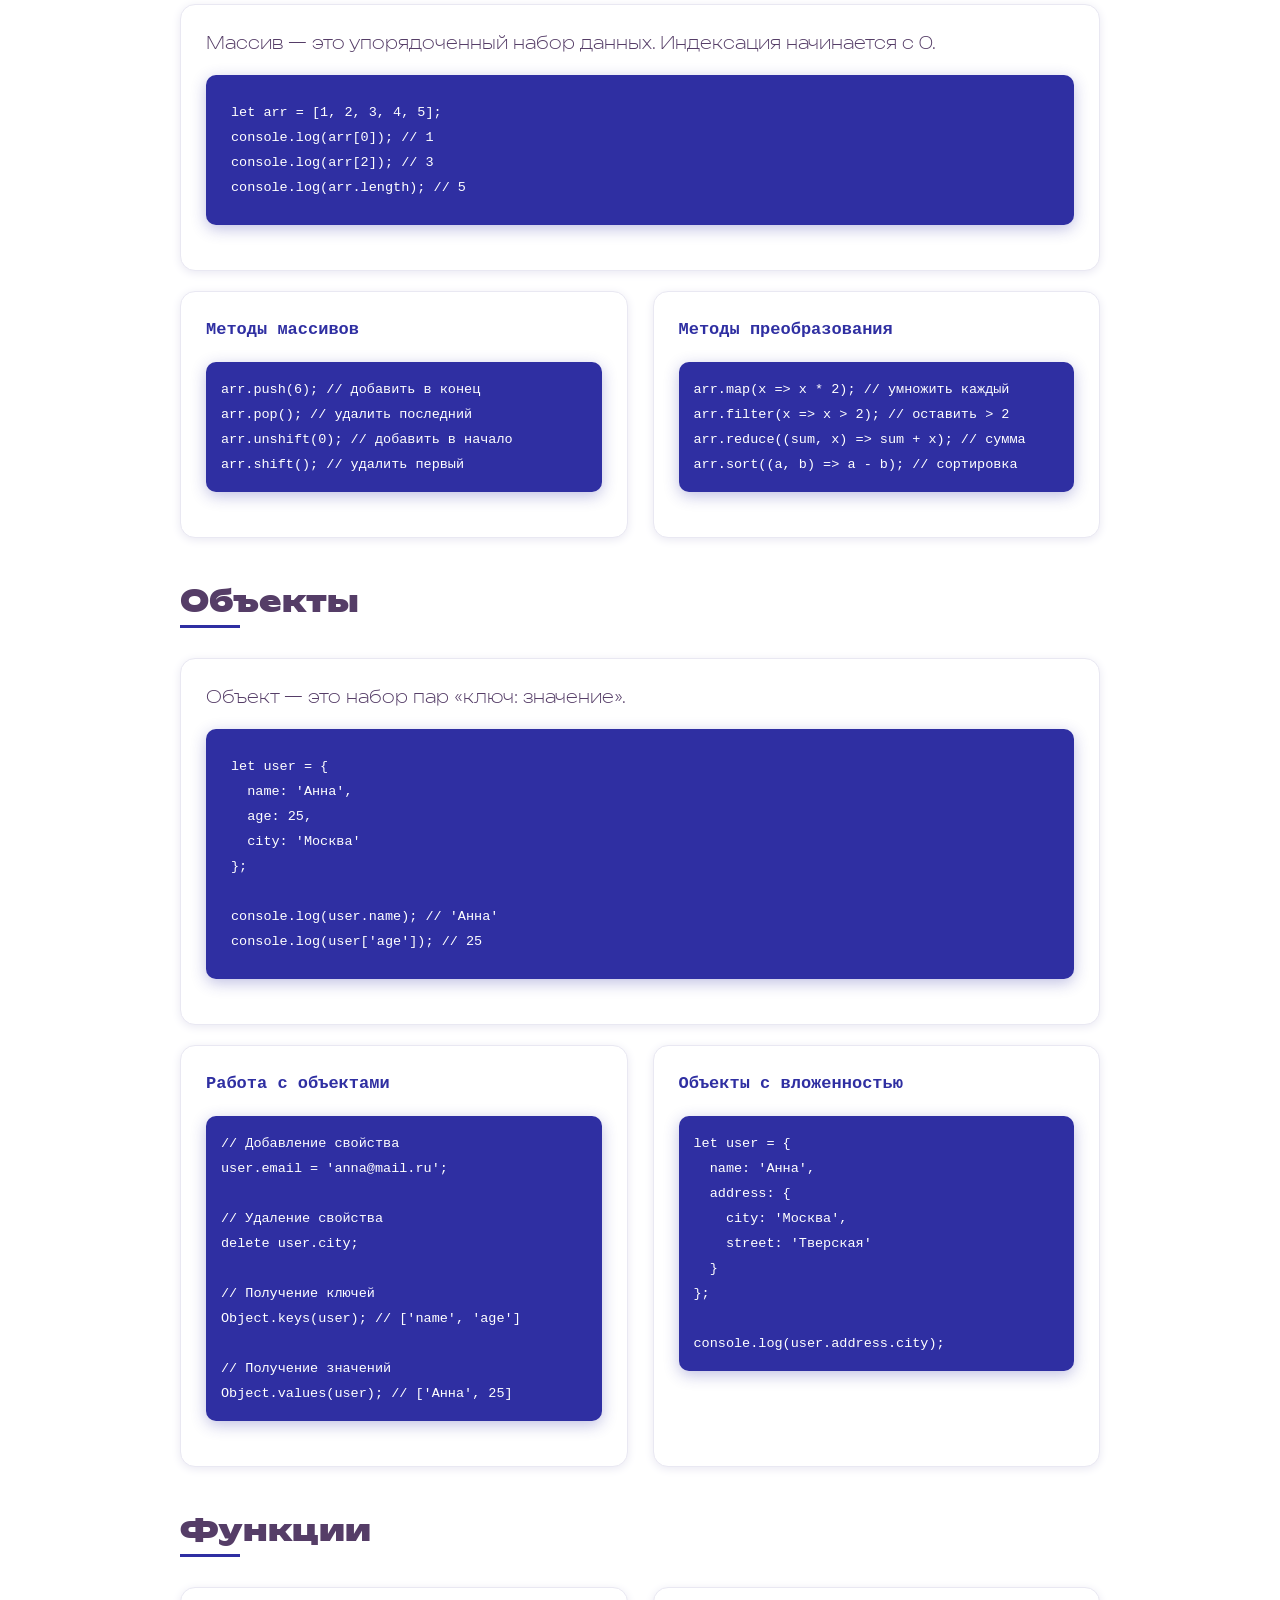
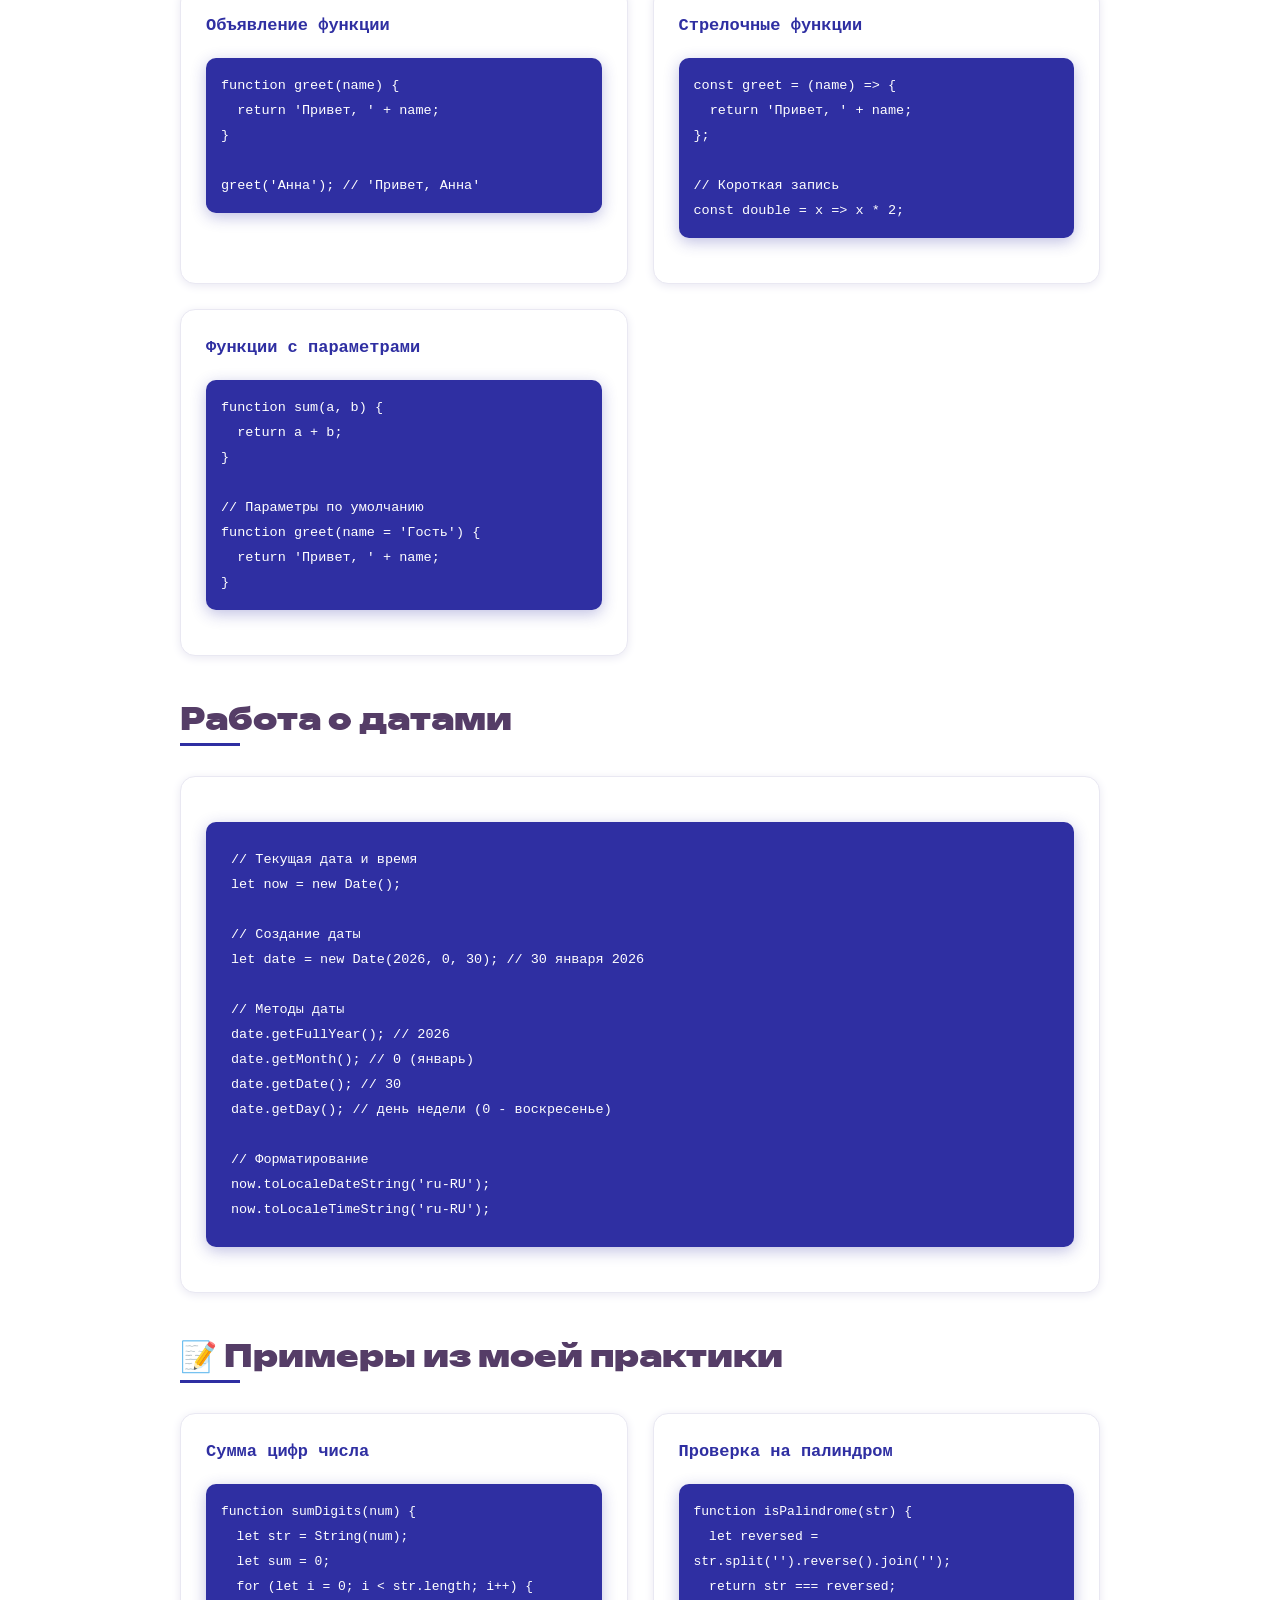
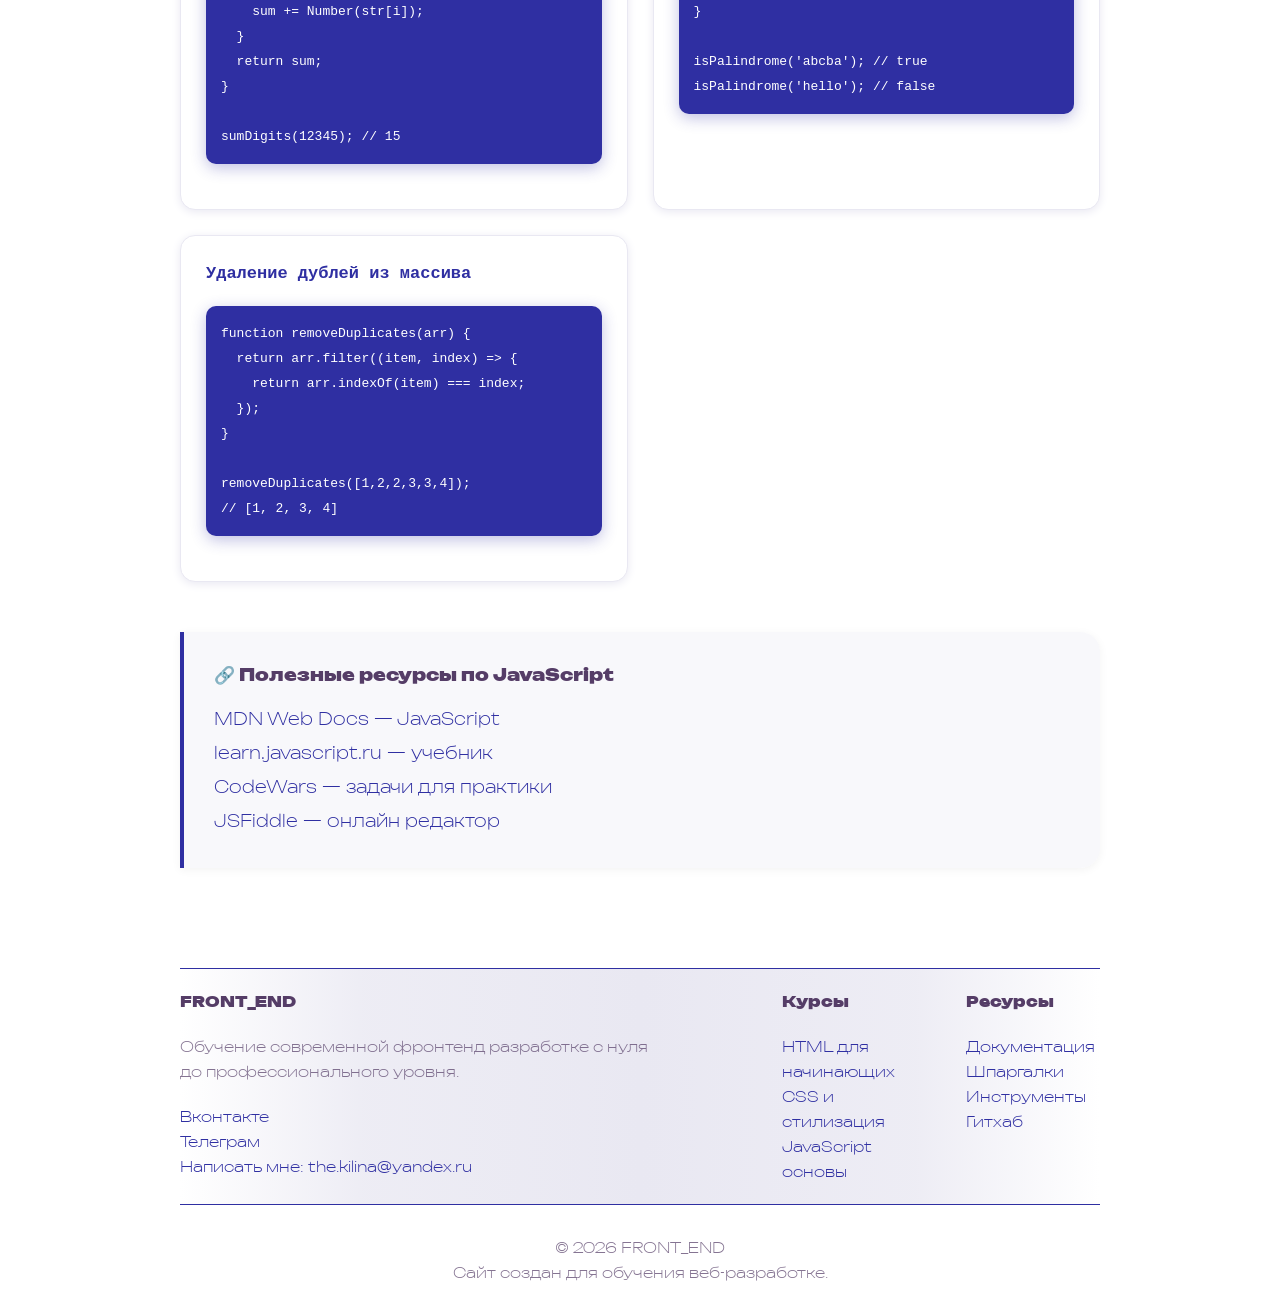
<file: js.html>
<!DOCTYPE html>
<html lang="ru">
<head>
    <meta charset="UTF-8">
    <title>Frontend Master | Изучение JavaScript</title>
    <link rel="stylesheet" href="css/style.css">
    <link rel="icon" href="favicon.ico" type="image/x-icon">
</head>
<body>
    <div class="container">
        <header class="headr">
            <div class="logo">
                <p class="logo2">FRONT_END</p>
            </div>
            <nav class="head">
                <ul class="navig">
                    <li><a href="index.html" class="link">главная</a></li>
                    <li><a href="html.html" class="link">html</a></li>
                    <li><a href="css.html" class="link">css</a></li>
                    <li><a href="js.html" class="link_active">javascript</a></li>
                </ul>
            </nav>
        </header>

        <main>
            <div class="page-header-js">
                <h1 class="js-web">JavaScript — интерактивность веб-страниц</h1>
                <p>JavaScript — это язык программирования, который оживляет сайты. С его помощью можно создавать анимации, обрабатывать клики, работать с данными и многое другое.</p>
            </div>

            <div class="js-demo-box" style="margin: 10px 180px; text-align: center;">
                <h3 style="color: #553D67; margin-bottom: 25px; font-size: 23px; font-weight: 400;">
                JavaScript в действии
                </h3>
    
                <div style="display: flex; justify-content: center; gap: 20px; flex-wrap: wrap;">
                    <button onclick="demoClick()" style="
                        background: #553D67;
                        border: 2px solid #553D67;
                        color: white;
                        padding: 12px 20px;
                        border-radius: 10px;
                        font-size: 13px;
                        font-weight: 700;
                        cursor: pointer;
                        transition: all 0.3s ease;
                        box-shadow: 0 2px 15px #553D67;
                        box-sizing: border-box;
                    ">Нажми меня!</button>
        
                    <button onclick="demoReset()" style="
                        background: white;
                        border: 2px solid #553D67;
                        color: #553D67;
                        padding: 12px 20px;
                        border-radius: 10px;
                        font-size: 13px;
                        font-weight: 400;
                        cursor: pointer;
                        transition: all 0.3s ease;
                        box-sizing: border-box;
                    ">Сбросить</button>
                </div>
    
                <div id="demo-output" style="
                    margin: 20px auto 0 auto;
                    max-width: 300px;
                    background: #553D67;
                    color: white;
                    padding: 20px 30px;
                    border-radius: 10px;
                    min-height: 50px;
                    font-size: 17px;
                    text-align: center;
                    transition: all 0.3s ease;
                ">
                    Нажми на кнопку!
                </div>
            </div>

            <div class="table-of-contents">
                <h3 style="color: #553D67; font-size: 17px;">Содержание</h3>
                <ul>
                    <li><a href="#intro">Введение</a></li>
                    <li><a href="#variables">Переменные</a></li>
                    <li><a href="#types">Типы данных</a></li>
                    <li><a href="#conditions">Условия</a></li>
                    <li><a href="#loops">Циклы</a></li>
                    <li><a href="#arrays">Массивы</a></li>
                    <li><a href="#objects">Объекты</a></li>
                    <li><a href="#functions">Функции</a></li>
                    <li><a href="#dates">Даты</a></li>
                    <li><a href="#practice">Практика</a></li>
                </ul>
            </div>

            <section id="intro" class="js-section">
                <h2 class="section-title-page js-color">Что такое JavaScript?</h2>
                <div class="theory-block-js" style="margin: 0;">
                    <p style="color: #553D67; line-height: 25px; font-size: 17px;">JavaScript (JS) — это язык программирования, который работает в браузере. Он позволяет:</p>
                    <ul style="color: #553d67b7; line-height: 25px; margin-left: 20px; margin-top: 10px;">
                        <li>Изменять содержимое страницы</li>
                        <li>Менять стили элементов</li>
                        <li>Обрабатывать действия пользователя (клики, ввод)</li>
                        <li>Отправлять запросы на сервер</li>
                        <li>Работать с данными</li>
                    </ul>
                    
                    <div class="note" style="margin-top: 15px;">
                        <strong style="color: #2F2FA2;">Важно:</strong> JavaScript — это язык программирования. В отличие от HTML и CSS, в нём есть логика, условия, циклы и функции.
                    </div>
                </div>
            </section>

            <section id="variables" class="js-section">
                <h2 class="section-title-page js-color">Переменные</h2>
                
                <div class="topic-grid">
                    <div class="topic-card">
                        <div class="topic-name">let</div>
                        <p class="topic-desc">Переменная, которую можно изменять</p>
                        <div class="code-block" style="padding: 15px;">
                            let name = 'Анна';<br>
                            name = 'Мария';<br>
                            console.log(name);
                        </div>
                    </div>
                    
                    <div class="topic-card">
                        <div class="topic-name">const</div>
                        <p class="topic-desc">Константа — значение нельзя изменить</p>
                        <div class="code-block" style="padding: 15px;">
                            const PI = 3.14;<br>
                            // PI = 3.15 — ошибка!
                        </div>
                    </div>
                    
                    <div class="topic-card">
                        <div class="topic-name">var</div>
                        <p class="topic-desc">Устаревший способ (не использовать)</p>
                        <div class="code-block" style="padding: 15px;">
                            // Устарело!<br>
                            // Используй let или const
                        </div>
                    </div>
                </div>
                
                <div class="note">
                    <p><strong style="color: #2F2FA2;">Правило:</strong> Используй <code>const</code> по умолчанию, <code>let</code> только если значение будет меняться. <code>var</code> не используй!</p>
                </div>
            </section>

            <section id="types" class="js-section">
                <h2 class="section-title-page js-color">Типы данных</h2>
                
                <div class="topic-grid">
                    <div class="topic-card">
                        <div class="topic-name">Строки (string)</div>
                        <p class="topic-desc">Текст в кавычках</p>
                        <div class="code-block" style="padding: 15px;">
                            let text = 'Привет!';<br>
                            let name = "Анна";
                        </div>
                    </div>
                    
                    <div class="topic-card">
                        <div class="topic-name">Числа (number)</div>
                        <p class="topic-desc">Целые и дробные числа</p>
                        <div class="code-block" style="padding: 15px;">
                            let age = 25;<br>
                            let price = 99.99;
                        </div>
                    </div>
                    
                    <div class="topic-card">
                        <div class="topic-name">Булевы (boolean)</div>
                        <p class="topic-desc">true или false</p>
                        <div class="code-block" style="padding: 15px;">
                            let isReady = true;<br>
                            let isLogged = false;
                        </div>
                    </div>
                    
                    <div class="topic-card">
                        <div class="topic-name">null и undefined</div>
                        <p class="topic-desc">Пустое значение или не определено</p>
                        <div class="code-block" style="padding: 15px;">
                            let user = null;<br>
                            let something; // undefined
                        </div>
                    </div>
                </div>
                
                <div class="theory-block-js" style="margin: 20px 0;">
                    <h3 style="color: #553D67; margin-bottom: 10px;">Определение типа:</h3>
                    <div class="code-block">
                        typeof 'Привет'; // 'string'<br>
                        typeof 42;        // 'number'<br>
                        typeof true;      // 'boolean'<br>
                        typeof null;      // 'object' (ошибка JS)
                    </div>
                </div>
            </section>

            <section id="conditions" class="js-section">
                <h2 class="section-title-page js-color">Условные операторы (if / else)</h2>
                
                <div class="topic-grid">
                    <div class="topic-card">
                        <div class="topic-name">if</div>
                        <p class="topic-desc">Выполняется, если условие true</p>
                        <div class="code-block" style="padding: 15px;">
                            let age = 18;<br>
                            if (age >= 18) {<br>
                            &nbsp;&nbsp;console.log('Доступ разрешён');<br>
                            }
                        </div>
                    </div>
                    
                    <div class="topic-card">
                        <div class="topic-name">if / else</div>
                        <p class="topic-desc">Одно из двух</p>
                        <div class="code-block" style="padding: 15px;">
                            let age = 16;<br>
                            if (age >= 18) {<br>
                            &nbsp;&nbsp;console.log('Доступ разрешён');<br>
                            } else {<br>
                            &nbsp;&nbsp;console.log('Доступ запрещён');<br>
                            }
                        </div>
                    </div>
                    
                    <div class="topic-card">
                        <div class="topic-name">if / else if / else</div>
                        <p class="topic-desc">Несколько условий</p>
                        <div class="code-block" style="padding: 15px;">
                            let num = 0;<br>
                            if (num > 0) {<br>
                            &nbsp;&nbsp;console.log('Положительное');<br>
                            } else if (num &lt; 0) {<br>
                            &nbsp;&nbsp;console.log('Отрицательное');<br>
                            } else {<br>
                            &nbsp;&nbsp;console.log('Ноль');<br>
                            }
                        </div>
                    </div>
                    
                    <div class="topic-card">
                        <div class="topic-name">Логические операторы</div>
                        <p class="topic-desc">&& (и), || (или), ! (не)</p>
                        <div class="code-block" style="padding: 15px;">
                            if (age >= 18 && hasPass) {<br>
                            &nbsp;&nbsp;console.log('Пропуск');<br>
                            }<br><br>
                            
                            if (isAdmin || isOwner) {<br>
                            &nbsp;&nbsp;console.log('Доступ');<br>
                            }
                        </div>
                    </div>
                </div>
            </section>

            <section id="loops" class="js-section">
                <h2 class="section-title-page js-color">Циклы</h2>
                
                <div class="topic-grid">
                    <div class="topic-card">
                        <div class="topic-name">for</div>
                        <p class="topic-desc">Цикл с известным количеством повторений</p>
                        <div class="code-block" style="padding: 15px;">
                            for (let i = 1; i &lt;= 5; i++) {<br>
                            &nbsp;&nbsp;console.log(i); // 1, 2, 3, 4, 5<br>
                            }
                        </div>
                    </div>
                    
                    <div class="topic-card">
                        <div class="topic-name">while</div>
                        <p class="topic-desc">Цикл с условием</p>
                        <div class="code-block" style="padding: 15px;">
                            let i = 1;<br>
                            while (i &lt;= 5) {<br>
                            &nbsp;&nbsp;console.log(i);<br>
                            &nbsp;&nbsp;i++;<br>
                            }
                        </div>
                    </div>
                    
                    <div class="topic-card">
                        <div class="topic-name">for / of (для массивов)</div>
                        <p class="topic-desc">Перебор элементов массива</p>
                        <div class="code-block" style="padding: 15px;">
                            let arr = [1, 2, 3];<br>
                            for (let item of arr) {<br>
                            &nbsp;&nbsp;console.log(item);<br>
                            }
                        </div>
                    </div>
                    
                    <div class="topic-card">
                        <div class="topic-name">for / in (для объектов)</div>
                        <p class="topic-desc">Перебор ключей объекта</p>
                        <div class="code-block" style="padding: 15px;">
                            let obj = {a: 1, b: 2};<br>
                            for (let key in obj) {<br>
                            &nbsp;&nbsp;console.log(key, obj[key]);<br>
                            }
                        </div>
                    </div>
                </div>
            </section>

            <section id="arrays" class="js-section">
                <h2 class="section-title-page js-color">Массивы</h2>
                
                <div class="topic-card">
                    <p style="color: #553D67; margin-bottom: 15px;">Массив — это упорядоченный набор данных. Индексация начинается с 0.</p>
                    
                    <div class="code-block">
                        let arr = [1, 2, 3, 4, 5];<br>
                        console.log(arr[0]); // 1<br>
                        console.log(arr[2]); // 3<br>
                        console.log(arr.length); // 5
                    </div>
                </div>
                
                <div class="topic-grid" style="margin-top: 20px;">
                    <div class="topic-card">
                        <div class="topic-name">Методы массивов</div>
                        <div class="code-block" style="padding: 15px;">
                            arr.push(6); // добавить в конец<br>
                            arr.pop(); // удалить последний<br>
                            arr.unshift(0); // добавить в начало<br>
                            arr.shift(); // удалить первый
                        </div>
                    </div>
                    
                    <div class="topic-card">
                        <div class="topic-name">Методы преобразования</div>
                        <div class="code-block" style="padding: 15px;">
                            arr.map(x => x * 2); // умножить каждый<br>
                            arr.filter(x => x > 2); // оставить > 2<br>
                            arr.reduce((sum, x) => sum + x); // сумма<br>
                            arr.sort((a, b) => a - b); // сортировка
                        </div>
                    </div>
                </div>
            </section>

            <section id="objects" class="js-section">
                <h2 class="section-title-page js-color">Объекты</h2>
                
                <div class="topic-card">
                    <p style="color: #553D67; margin-bottom: 15px;">Объект — это набор пар «ключ: значение».</p>
                    
                    <div class="code-block">
                        let user = {<br>
                        &nbsp;&nbsp;name: 'Анна',<br>
                        &nbsp;&nbsp;age: 25,<br>
                        &nbsp;&nbsp;city: 'Москва'<br>
                        };<br><br>
                        
                        console.log(user.name); // 'Анна'<br>
                        console.log(user['age']); // 25
                    </div>
                </div>
                
                <div class="topic-grid" style="margin-top: 20px;">
                    <div class="topic-card">
                        <div class="topic-name">Работа с объектами</div>
                        <div class="code-block" style="padding: 15px;">
                            // Добавление свойства<br>
                            user.email = 'anna@mail.ru';<br><br>
                            
                            // Удаление свойства<br>
                            delete user.city;<br><br>
                            
                            // Получение ключей<br>
                            Object.keys(user); // ['name', 'age']<br><br>
                            
                            // Получение значений<br>
                            Object.values(user); // ['Анна', 25]
                        </div>
                    </div>
                    
                    <div class="topic-card">
                        <div class="topic-name">Объекты с вложенностью</div>
                        <div class="code-block" style="padding: 15px;">
                            let user = {<br>
                            &nbsp;&nbsp;name: 'Анна',<br>
                            &nbsp;&nbsp;address: {<br>
                            &nbsp;&nbsp;&nbsp;&nbsp;city: 'Москва',<br>
                            &nbsp;&nbsp;&nbsp;&nbsp;street: 'Тверская'<br>
                            &nbsp;&nbsp;}<br>
                            };<br><br>
                            
                            console.log(user.address.city);
                        </div>
                    </div>
                </div>
            </section>

            <section id="functions" class="js-section">
                <h2 class="section-title-page js-color">Функции</h2>
                
                <div class="topic-grid">
                    <div class="topic-card">
                        <div class="topic-name">Объявление функции</div>
                        <div class="code-block" style="padding: 15px;">
                            function greet(name) {<br>
                            &nbsp;&nbsp;return 'Привет, ' + name;<br>
                            }<br><br>
                            
                            greet('Анна'); // 'Привет, Анна'
                        </div>
                    </div>
                    
                    <div class="topic-card">
                        <div class="topic-name">Стрелочные функции</div>
                        <div class="code-block" style="padding: 15px;">
                            const greet = (name) => {<br>
                            &nbsp;&nbsp;return 'Привет, ' + name;<br>
                            };<br><br>
                            
                            // Короткая запись<br>
                            const double = x => x * 2;
                        </div>
                    </div>
                    
                    <div class="topic-card">
                        <div class="topic-name">Функции с параметрами</div>
                        <div class="code-block" style="padding: 15px;">
                            function sum(a, b) {<br>
                            &nbsp;&nbsp;return a + b;<br>
                            }<br><br>
                            
                            // Параметры по умолчанию<br>
                            function greet(name = 'Гость') {<br>
                            &nbsp;&nbsp;return 'Привет, ' + name;<br>
                            }
                        </div>
                    </div>
                </div>
            </section>

            <section id="dates" class="js-section">
                <h2 class="section-title-page js-color">Работа с датами</h2>
                
                <div class="topic-card">
                    <div class="code-block">
                        // Текущая дата и время<br>
                        let now = new Date();<br><br>
                        
                        // Создание даты<br>
                        let date = new Date(2026, 0, 30); // 30 января 2026<br><br>
                        
                        // Методы даты<br>
                        date.getFullYear(); // 2026<br>
                        date.getMonth(); // 0 (январь)<br>
                        date.getDate(); // 30<br>
                        date.getDay(); // день недели (0 - воскресенье)<br><br>
                        
                        // Форматирование<br>
                        now.toLocaleDateString('ru-RU');<br>
                        now.toLocaleTimeString('ru-RU');
                    </div>
                </div>
            </section>

            <section class="js-section">
                <h2 class="section-title-page js-color">📝 Примеры из моей практики</h2>
                
                <div class="topic-grid">
                    <div class="topic-card">
                        <div class="topic-name">Сумма цифр числа</div>
                        <div class="code-block" style="padding: 15px; font-size: 13px;">
                            function sumDigits(num) {<br>
                            &nbsp;&nbsp;let str = String(num);<br>
                            &nbsp;&nbsp;let sum = 0;<br>
                            &nbsp;&nbsp;for (let i = 0; i &lt; str.length; i++) {<br>
                            &nbsp;&nbsp;&nbsp;&nbsp;sum += Number(str[i]);<br>
                            &nbsp;&nbsp;}<br>
                            &nbsp;&nbsp;return sum;<br>
                            }<br><br>
                            
                            sumDigits(12345); // 15
                        </div>
                    </div>
                    
                    <div class="topic-card">
                        <div class="topic-name">Проверка на палиндром</div>
                        <div class="code-block" style="padding: 15px; font-size: 13px;">
                            function isPalindrome(str) {<br>
                            &nbsp;&nbsp;let reversed = str.split('').reverse().join('');<br>
                            &nbsp;&nbsp;return str === reversed;<br>
                            }<br><br>
                            
                            isPalindrome('abcba'); // true<br>
                            isPalindrome('hello'); // false
                        </div>
                    </div>
                    
                    <div class="topic-card">
                        <div class="topic-name">Удаление дублей из массива</div>
                        <div class="code-block" style="padding: 15px; font-size: 13px;">
                            function removeDuplicates(arr) {<br>
                            &nbsp;&nbsp;return arr.filter((item, index) => {<br>
                            &nbsp;&nbsp;&nbsp;&nbsp;return arr.indexOf(item) === index;<br>
                            &nbsp;&nbsp;});<br>
                            }<br><br>
                            
                            removeDuplicates([1,2,2,3,3,4]);<br>
                            // [1, 2, 3, 4]
                        </div>
                    </div>
                </div>
            </section>

            <div class="theory-block-js" style="margin: 50px 180px;">
                <h3 style="color: #553D67; margin-bottom: 15px;">🔗 Полезные ресурсы по JavaScript</h3>
                <ul style="color: #553D67; line-height: 2;">
                    <li><a href="https://developer.mozilla.org/ru/docs/Web/JavaScript" style="color: #2F2FA2;">MDN Web Docs — JavaScript</a></li>
                    <li><a href="https://learn.javascript.ru/" style="color: #2F2FA2;">learn.javascript.ru — учебник</a></li>
                    <li><a href="https://www.codewars.com/" style="color: #2F2FA2;">CodeWars — задачи для практики</a></li>
                    <li><a href="https://jsfiddle.net/" style="color: #2F2FA2;">JSFiddle — онлайн редактор</a></li>
                </ul>
            </div>
        </main>

        <footer class="footer">
            <div class="footer-content">
                <div class="footer-section">
                    <h4 class="fe">FRONT_END</h4>
                    <p class="opicanie">Обучение современной фронтенд разработке с нуля</p>
                    <p class="opicanie2">до профессионального уровня.</p>
                    <ul class="footer-links">
                        <li><a href="https://vk.com/anykkln" target="_blank">Вконтакте</a></li>
                        <li><a href="https://t.me/anykkln" target="_blank">Телеграм</a></li>
                        <li><a href="mailto:the.kilina@yandex.ru">Написать мне: the.kilina@yandex.ru</a></li>
                    </ul>
                </div>
                
                <div class="footer-section">
                    <h4>Курсы</h4>
                    <ul class="footer-links">
                        <li><a href="html.html">HTML для начинающих</a></li>
                        <li><a href="css.html">CSS и стилизация</a></li>
                        <li><a href="js.html">JavaScript основы</a></li>
                    </ul>
                </div>
                
                <div class="footer-section">
                    <h4>Ресурсы</h4>
                    <ul class="footer-links">
                        <li><a href="https://developer.mozilla.org/ru/" target="_blank">Документация</a></li>
                        <li><a href="https://htmlacademy.ru/blog" target="_blank">Шпаргалки</a></li>
                        <li><a href="https://code.visualstudio.com/" target="_blank">Инструменты</a></li>
                        <li><a href="https://github.com/theKilina" target="_blank">Гитхаб</a></li>
                    </ul>
                </div>
            </div>
            
            <div class="footer-bottom">
                <p>&copy; 2026 FRONT_END</p>
                <p>Сайт создан для обучения веб-разработке.</p>
            </div>
        </footer>
    </div>
    
    <script src="js/script.js"></script>
    <script>
        let demoCounter = 0;
        
        function demoClick() {
            demoCounter++;
            document.getElementById('demo-output').innerHTML = 'Кликов: ' + demoCounter + ' 🎉';
        }
        
        function demoReset() {
            demoCounter = 0;
            document.getElementById('demo-output').innerHTML = 'Сброшено! Нажми на кнопку.';
        }
    </script>
</body>
</html>
</file>
<file: css/style.css>
/* ===== ОБНУЛЕНИЕ ===== */
* {
    padding: 0;
    margin: 0;
    border: 0;
}

*,
*:before,
*:after {
    -moz-box-sizing: border-box;
    -webkit-box-sizing: border-box;
    box-sizing: border-box;
}

:focus,
:active {
    outline: none;
}
a:focus,
a:active {
    outline: none;
}
nav,
footer,
header,
aside {
    display: block;
}

html,
body {
    height: 100%;
    width: 100%;
    font-size: 100%;
    line-height: 1;
    font-size: 14px;
    -ms-text-size-adjust: 100%;
    -moz-text-size-adjust: 100%;
    -webkit-text-size-adjust: 100%;
}

input,
button,
textarea {
    font-family: inherit;
}
input::-ms-clear {
    display: none;
}
button {
    cursor: pointer;
}
button::-moz-focus-inner {
    padding: 0;
    border: 0;
}
a,
a:visited {
    text-decoration: none;
}
a:hover {
    text-decoration: none;
}
ul li {
    list-style: none;
}
img {
    vertical-align: top;
}
h1,
h2,
h3,
h4,
h5,
h6 {
    font-size: inherit;
    font-weight: 400;
}

/* ===== ШРИФТЫ ===== */
@font-face {
    font-family: 'MyFont';
    src: url('../Bounded/Bounded-ExtraLight.ttf') format('truetype');
    font-weight: 400;
    font-style: normal;
    font-display: swap;
}

@font-face {
    font-family: 'MyFont';
    src: url('../Bounded/Bounded-Black.ttf') format('truetype');
    font-weight: 700;
    font-style: normal;
    font-display: swap;
}

@font-face {
    font-family: 'MyFont';
    src: url('../Bounded/Bounded-Regular.ttf') format('truetype');
    font-weight: 400;
    font-style: italic;
    font-display: swap;
}

@font-face {
    font-family: 'MyFont';
    src: url('../Bounded/Bounded-Variable.ttf') format('truetype');
    font-weight: 700;
    font-style: italic;
    font-display: swap;
}

html,
body {
    font-size: 17px;
    line-height: 25px;
    font-family: 'MyFont', Arial, sans-serif;
}

/* ===== ШАПКА ===== */
.headr {
    display: flex;
    justify-content: space-between;
    align-items: center;
    padding: 25px 0 25px 0;
    margin: 0 180px 0 180px;
    font-size: 17px;
    border-bottom: 0.5px solid #2F2FA2;
    position: sticky;
    top: 0;
    z-index: 1000;
    background-color: white;
}

.navig {
    display: flex;
    gap: 20px;
    padding: 0 0px 0 0 0;
}

.logo {
    color: #F64C72;
    font-weight: 700;
    text-shadow: 2px 2px 20px #F64C72;
    padding-left: 10px;
}

.link {
    color: #2F2FA2;
}

.link:hover {
    color: rgb(0, 0, 100);
}

.link:active {
    color: #F64C72;
}

.link_active {
    color: #2F2FA2;
}

.link_active:hover {
    color: rgb(0, 0, 100);
}

.link_active:active {
    color: #F64C72;
}

.link:after {
    content: '';
    color: rgb(0, 0, 155);
    border-bottom: 0.5px solid rgb(0, 0, 100);
    padding: 0 0 10px 0;
}

.link_active:after {
    content: '';
    color: rgb(0, 0, 155);
    padding: 0 0 10px 0;
    border-bottom: 1px solid rgb(0, 0, 100);
    padding: 0 0 10px 0;
}

/* ===== ГЛАВНАЯ СТРАНИЦА ===== */
.hero {
    margin: 50px 180px 0 180px;
    border: 1px solid rgba(233, 232, 242, 1);
    border-radius: 20px;
    background: rgba(233, 232, 242, 1);
    padding: 40px;
}

.hero-title {
    font-size: 40px;
    font-weight: 700;
    display: flex;
    justify-content: center;
    align-items: center;
    padding: 40px 0 0 0;
    color: #553D67;
}

.hero-subtitle {
    text-align: center;
    padding: 40px 180px 50px 180px;
    line-height: 30px;
    font-size: 17px;
    color: #553d67b7;
}

.hero-buttons {
    text-align: center;
    font-size: 14px;
}

.btn-primary {
    border: 1px solid #F64C72;
    background: #F64C72;
    color: #ffffff;
    border-radius: 10px;
    padding: 12.5px 10px 10px 10px;
    display: inline-block;
    width: 180px;
    font-weight: 600;
    height: 50px;
    margin: 0 10px 0 0;
    transition: transform 0.3s ease;
}

.btn-secondary {
    border: 1px solid;
    background: #ffffff;
    color: #F64C72;
    border-radius: 10px;
    padding: 12.5px 10px 10px 10px;
    display: inline-block;
    width: 180px;
    font-weight: 600;
    height: 50px;
    margin: 0 0 0 10px;
    transition: transform 0.3s ease;
}

.btn-primary:hover {
    transform: scale(1.05);
}

.btn-primary:active {
    transform: scale(0.95);
    box-shadow: 0 2px 20px #F64C72;
}

.btn-secondary:hover {
    transform: scale(1.05);
}

.btn-secondary:active {
    transform: scale(0.95);
    box-shadow: 0 2px 20px #F64C72;
}

.features {
    margin: 50px 200px 0 200px;
}

.section-title {
    text-align: center;
    font-weight: 700;
    font-size: 30px;
    color: #553D67;
    padding: 50px 0 0 0;
}

.features-grid {
    display: flex;
    gap: 20px;
    justify-content: space-between;
    margin: 50px -10px 0 -10px;
    font-size: 17px;
}

.feature-icon {
    width: 70px;
    height: 70px;
    border-radius: 50%;
    display: flex;
    align-items: center;
    justify-content: center;
    margin-bottom: 20px;
    font-size: 17px;
    color: white;
}

.html-bg {
    background: #F64C72;
}

.css-bg {
    background: #99738E;
}

.js-bg {
    background: #2F2FA2;
}

.feature-card {
    border: 1px solid rgba(233, 232, 242, 1);
    border-radius: 15px;
    padding: 20px;
    box-shadow: 0 2px 10px rgba(233, 232, 242, 1);
    transition: transform 0.3s ease;
}

.feature-card:hover {
    transform: translateY(-5px);
    box-shadow: 4px 4px 20px rgb(201, 199, 209);
}

h3 {
    font-size: 17px;
    color: #553D67;
    font-weight: 700;
}

.html,
.css,
.js {
    padding: 20px 0 0 0;
    font-size: 15px;
    color: #553d67b7;
    line-height: 25px;
}

.feature-link {
    display: block;
    padding: 20px 0 0 0;
    font-size: 15px;
    color: #2F2FA2;
    font-weight: 700;
}

.feature-link:hover {
    color: rgb(0, 0, 100);
}

.feature-link:active {
    color: #F64C72;
}

.about {
    display: flex;
    align-items: center;
    justify-content: center;
    margin: 100px 180px 0 180px;
}

.section-title2 {
    font-weight: 700;
    font-size: 30px;
    color: #553D67;
    padding: 50px 0 0 0;
}

.pr1 {
    padding: 50px 100px 0 0;
    font-size: 15px;
    line-height: 25px;
    color: #553d67b7;
}

.pr2 {
    padding: 20px 100px 0 0;
    font-size: 15px;
    line-height: 25px;
    color: #553d67b7;
}

.about-list {
    display: block;
    padding: 20px 0 100px 0;
    color: #553d67b7;
    line-height: 25px;
    font-size: 15px;
}

.about-image {
    border: 1px solid #2F2FA2;
    background: #2F2FA2;
    border-radius: 20px;
    width: 1200px;
    height: 300px;
    margin-top: 50px;
    padding: 30px;
    color: rgba(233, 232, 242, 1);
    font-weight: 300;
    line-height: 22px;
    font-size: 15px;
}

/* ===== ПОДВАЛ ===== */
.footer {
    border-top: 0.5px solid #2F2FA2;
    margin: 100px 180px 0 180px;
}

.footer-content {
    display: flex;
    gap: 50px;
    padding: 20px 0;
    background: linear-gradient(to right, rgba(233, 232, 242, 0) 0%, rgba(233, 232, 242, 0.8) 20%, rgba(233, 232, 242, 0.97) 46%, rgba(233, 232, 242, 1) 50%, rgba(233, 232, 242, 0.98) 53%, rgba(233, 232, 242, 0.8) 80%, rgba(233, 232, 242, 0) 100%);
}

.footer-section {
    font-size: 15px;
    line-height: 25px;
    color: #553d67b7;
}

.footer-section:nth-child(1) {
    flex: 0 0 60%;
}
.footer-section:nth-child(2) {
    flex: 1;
}
.footer-section:nth-child(3) {
    flex: 1;
}

h4 {
    font-weight: 700;
    color: #553D67;
}

.opicanie {
    margin-top: 20px;
}

.footer-links {
    padding-top: 20px;
}

.footer-links a {
    color: #2F2FA2;
}

.footer-links a:hover {
    color: rgb(0, 0, 100);
}

.footer-links a:active {
    color: #F64C72;
}

.footer-bottom {
    border-top: 0.5px solid #2F2FA2;
    padding: 30px 0;
    color: #553d67b7;
    font-size: 15px;
    line-height: 25px;
    text-align: center;
}

/* ===== СТРАНИЦА HTML ===== */
.page-header-html {
    background: linear-gradient(135deg, #F64C72 0%, #99738E 100%);
    color: white;
    padding: 60px;
    margin-bottom: 40px;
    border-radius: 0 0 20px 20px;
    margin: 0 180px 0 180px;
}

.page-header-html h1 {
    font-size: 40px;
    font-weight: 700;
    margin-bottom: 20px;
    text-shadow: 2px 2px 4px rgba(0, 0, 0, 0.2);
}

.page-header-html p {
    font-size: 17px;
    line-height: 25px;
    max-width: 700px;
    opacity: 0.95;
}

.theory-block {
    background: rgba(233, 232, 242, 0.3);
    border-left: 4px solid #F64C72;
    padding: 30px;
    margin: 40px 180px;
    border-radius: 0 20px 20px 0;
    box-shadow: 0 2px 10px rgba(0, 0, 0, 0.05);
}

.code-block {
    background: #2F2FA2;
    color: #fff;
    padding: 25px;
    border-radius: 10px;
    font-family: 'Courier New', monospace;
    line-height: 25px;
    margin: 20px 0;
    overflow-x: auto;
    box-shadow: 0 4px 15px rgba(47, 47, 162, 0.3);
    font-size: 13.5px;
}

.code-block pre {
    margin: 0;
    white-space: pre-wrap;
}

.tag-badge {
    background: #F64C72;
    color: white;
    padding: 5px 15px;
    border-radius: 20px;
    font-weight: 700;
    display: inline-block;
    margin-bottom: 15px;
    font-size: 17px;
}

.html-section {
    margin: 50px 180px;
}

.section-title-page {
    font-size: 30px;
    font-weight: 700;
    color: #553D67;
    margin-bottom: 30px;
    position: relative;
    padding-bottom: 15px;
}

.section-title-page:after {
    content: '';
    position: absolute;
    bottom: 0;
    left: 0;
    width: 60px;
    height: 3px;
}

.section-title-page.html-color:after {
    background: #F64C72;
}

.section-title-page.css-color:after {
    background: #99738E;
}

.section-title-page.js-color:after {
    background: #2F2FA2;
}

.tag-grid {
    display: grid;
    grid-template-columns: repeat(auto-fit, minmax(300px, 1fr));
    gap: 25px;
    margin: 30px 0;
}

.tag-card {
    background: white;
    border: 1px solid rgba(233, 232, 242, 1);
    border-radius: 15px;
    padding: 25px;
    box-shadow: 0 2px 10px rgba(233, 232, 242, 1);
    transition: transform 0.3s ease;
}

.tag-card:hover {
    transform: translateY(-5px);
    box-shadow: 0 10px 25px rgba(47, 47, 162, 0.1);
}

.tag-name {
    color: #F64C72;
    font-weight: 700;
    font-size: 17px;
    margin-bottom: 15px;
    font-family: 'Courier New', monospace;
}

.tag-desc {
    color: #553d67b7;
    line-height: 25px;
    margin-bottom: 15px;
}

.tag-example-small {
    background: #2F2FA2;
    color: white;
    padding: 15px;
    border-radius: 8px;
    font-size: 13.5px;
    line-height: 25px;
    margin-top: 15px;
}

.practice-block {
    background: white;
    border: 2px dashed #2F2FA2;
    border-radius: 20px;
    padding: 40px;
    margin: 50px 180px;
}

.practice-title {
    color: #553D67;
    font-size: 17px;
    font-weight: 700;
    margin-bottom: 20px;
}

.editor-area {
    background: #2F2FA2;
    color: white;
    padding: 20px;
    border-radius: 10px;
    margin: 20px 0;
    min-height: 150px;
    font-family: 'Courier New', monospace;
    line-height: 25px;
}

[contenteditable="true"] {
    outline: none;
    background: #553D67;
    padding: 15px;
    border-radius: 8px;
}

[contenteditable="true"]:focus {
    outline: 2px solid #F64C72;
}

.note {
    background: #e9e8f2;
    padding: 20px;
    border-radius: 10px;
    margin: 20px 0;
    color: #553D67;
}

.table-of-contents {
    background: white;
    border-radius: 15px;
    padding: 25px;
    margin: 40px 180px;
    box-shadow: 0 2px 10px rgba(233, 232, 242, 1);
    line-height: 35px;
}

.table-of-contents ul {
    display: flex;
    flex-wrap: wrap;
    gap: 15px;
    margin-top: 15px;
}

.table-of-contents li {
    margin: 0;
}

.table-of-contents a {
    color: #2F2FA2;
    padding: 8px 15px;
    border: 1px solid #2F2FA2;
    border-radius: 25px;
    transition: all 0.3s ease;
}

.table-of-contents a:hover {
    background: #2F2FA2;
    color: white;
}

/* ===== СТРАНИЦА CSS ===== */
.page-header-css {
    background: linear-gradient(135deg, #99738E 0%, #2F2FA2 100%);
    color: white;
    padding: 60px;
    margin-bottom: 40px;
    border-radius: 0 0 20px 20px;
    margin: 0 180px 0 180px;
}

.page-header-css h1 {
    font-size: 40px;
    font-weight: 700;
    margin-bottom: 20px;
    text-shadow: 2px 2px 4px rgba(0, 0, 0, 0.2);
}

.page-header-css p {
    font-size: 18px;
    line-height: 25px;
    max-width: 700px;
    opacity: 0.95;
}

.css-section {
    margin: 50px 180px;
}

.theory-block-css {
    background: rgba(233, 232, 242, 0.3);
    border-left: 4px solid #99738E;
    padding: 30px;
    margin: 40px 180px;
    border-radius: 0 20px 20px 0;
    box-shadow: 0 2px 10px rgba(0, 0, 0, 0.05);
}

.property-grid {
    display: grid;
    grid-template-columns: repeat(auto-fit, minmax(300px, 1fr));
    gap: 25px;
    margin: 30px 0;
}

.property-card {
    background: white;
    border: 1px solid rgba(233, 232, 242, 1);
    border-radius: 15px;
    padding: 25px;
    box-shadow: 0 2px 10px rgba(233, 232, 242, 1);
    transition: transform 0.3s ease;
}

.property-card:hover {
    transform: translateY(-5px);
    box-shadow: 0 10px 25px rgba(47, 47, 162, 0.1);
}

.property-name {
    color: #99738E;
    font-weight: 700;
    font-size: 17px;
    margin-bottom: 15px;
    font-family: 'Courier New', monospace;
}

.property-desc {
    color: #553d67b7;
    line-height: 25px;
    margin-bottom: 15px;
}

.demo-box {
    width: 100px;
    height: 100px;
    background: #F64C72;
    margin: 20px auto;
    transition: all 0.5s ease;
    border-radius: 10px;
}

.demo-box:hover {
    background: #2F2FA2;
    transform: rotate(45deg) scale(1.2);
    border-radius: 50%;
}

.flex-demo {
    display: flex;
    gap: 10px;
    background: #e9e8f2;
    padding: 20px;
    border-radius: 10px;
    margin: 20px 0;
}

.flex-item {
    background: #F64C72;
    color: white;
    padding: 20px;
    border-radius: 5px;
    flex: 1;
    text-align: center;
    transition: all 0.3s ease;
}

.flex-item:hover {
    background: #2F2FA2;
    transform: scale(1.05);
}

.color-palette {
    display: flex;
    gap: 15px;
    margin: 20px 0;
    flex-wrap: wrap;
}

.color {
    width: 60px;
    height: 60px;
    border-radius: 50%;
    box-shadow: 0 2px 10px rgba(0, 0, 0, 0.1);
}

.color1 {
    background: #F64C72;
}
.color2 {
    background: #99738E;
}
.color3 {
    background: #2F2FA2;
}
.color4 {
    background: #553D67;
}
.color5 {
    background: #553d67b7;
}

.selector-example {
    border: 2px solid #99738E;
    padding: 20px;
    margin: 20px 0;
    border-radius: 10px;
    background: rgba(153, 115, 142, 0.05);
}

.tag-badge-css {
    background: #99738E;
    color: white;
    padding: 5px 15px;
    border-radius: 20px;
    font-weight: 700;
    display: inline-block;
    margin-bottom: 15px;
    font-size: 13.5px;
}

.btn-css {
    background: #99738E;
    color: white;
    border: none;
    padding: 15px 30px;
    border-radius: 10px;
    font-weight: 600;
    cursor: pointer;
    transition: all 0.3s ease;
}

.btn-css:hover {
    background: #F64C72;
    transform: scale(1.05);
}

.btn-css:active {
    transform: scale(0.95);
}

/* ===== СТРАНИЦА JAVASCRIPT ===== */
.js-web {
    line-height: 1.2;
}

.page-header-js {
    background: linear-gradient(135deg, #2F2FA2 0%, #553D67 100%);
    color: white;
    padding: 60px;
    margin-bottom: 40px;
    border-radius: 0 0 20px 20px;
    margin: 0 180px 0 180px;
}

.page-header-js h1 {
    font-size: 40px;
    font-weight: 700;
    margin-bottom: 20px;
    text-shadow: 2px 2px 4px rgba(0, 0, 0, 0.2);
}

.page-header-js p {
    font-size: 17px;
    line-height: 25px;
    max-width: 700px;
    opacity: 0.95;
}

.js-section {
    margin: 50px 180px;
}

.theory-block-js {
    background: rgba(233, 232, 242, 0.3);
    border-left: 4px solid #2F2FA2;
    padding: 30px;
    margin: 40px 180px;
    border-radius: 0 20px 20px 0;
    box-shadow: 0 2px 10px rgba(0, 0, 0, 0.05);
}

.topic-grid {
    display: grid;
    grid-template-columns: repeat(auto-fit, minmax(300px, 1fr));
    gap: 25px;
    margin: 30px 0;
}

.topic-card {
    background: white;
    border: 1px solid rgba(233, 232, 242, 1);
    border-radius: 15px;
    padding: 25px;
    box-shadow: 0 2px 10px rgba(233, 232, 242, 1);
    transition: transform 0.3s ease;
}

.topic-card:hover {
    transform: translateY(-5px);
    box-shadow: 0 10px 25px rgba(47, 47, 162, 0.1);
}

.topic-name {
    color: #2F2FA2;
    font-weight: 700;
    font-size: 17px;
    margin-bottom: 15px;
    font-family: 'Courier New', monospace;
}

.topic-desc {
    color: #553d67b7;
    line-height: 25px;
    margin-bottom: 15px;
}

.tag-badge-js {
    background: #2F2FA2;
    color: white;
    padding: 5px 15px;
    border-radius: 20px;
    font-weight: 700;
    display: inline-block;
    margin-bottom: 15px;
    font-size: 13.5px;
}

.js-demo-box {
    background: white;
    color: #553D67;
    padding: 20px;
    border-radius: 30px;
    text-align: center;
}

.js-demo-box button {
    transition: all 0.3s ease;
}

.js-demo-box button:first-child:hover {
    transform: scale(1.05);
    background: #553D67;
    border-color: #553D67;
    box-shadow: 0 4px 25px #553D67;
}

.js-demo-box button:first-child:active {
    transform: scale(0.95);
}

.js-demo-box button:last-child:hover {
    transform: scale(1.05);
    background: #553D67;
    color: white;
    border-color: #553D67;
    box-shadow: 0 2px 15px #553D67;
}

.js-demo-box button:last-child:active {
    transform: scale(0.95);
}
</file>
